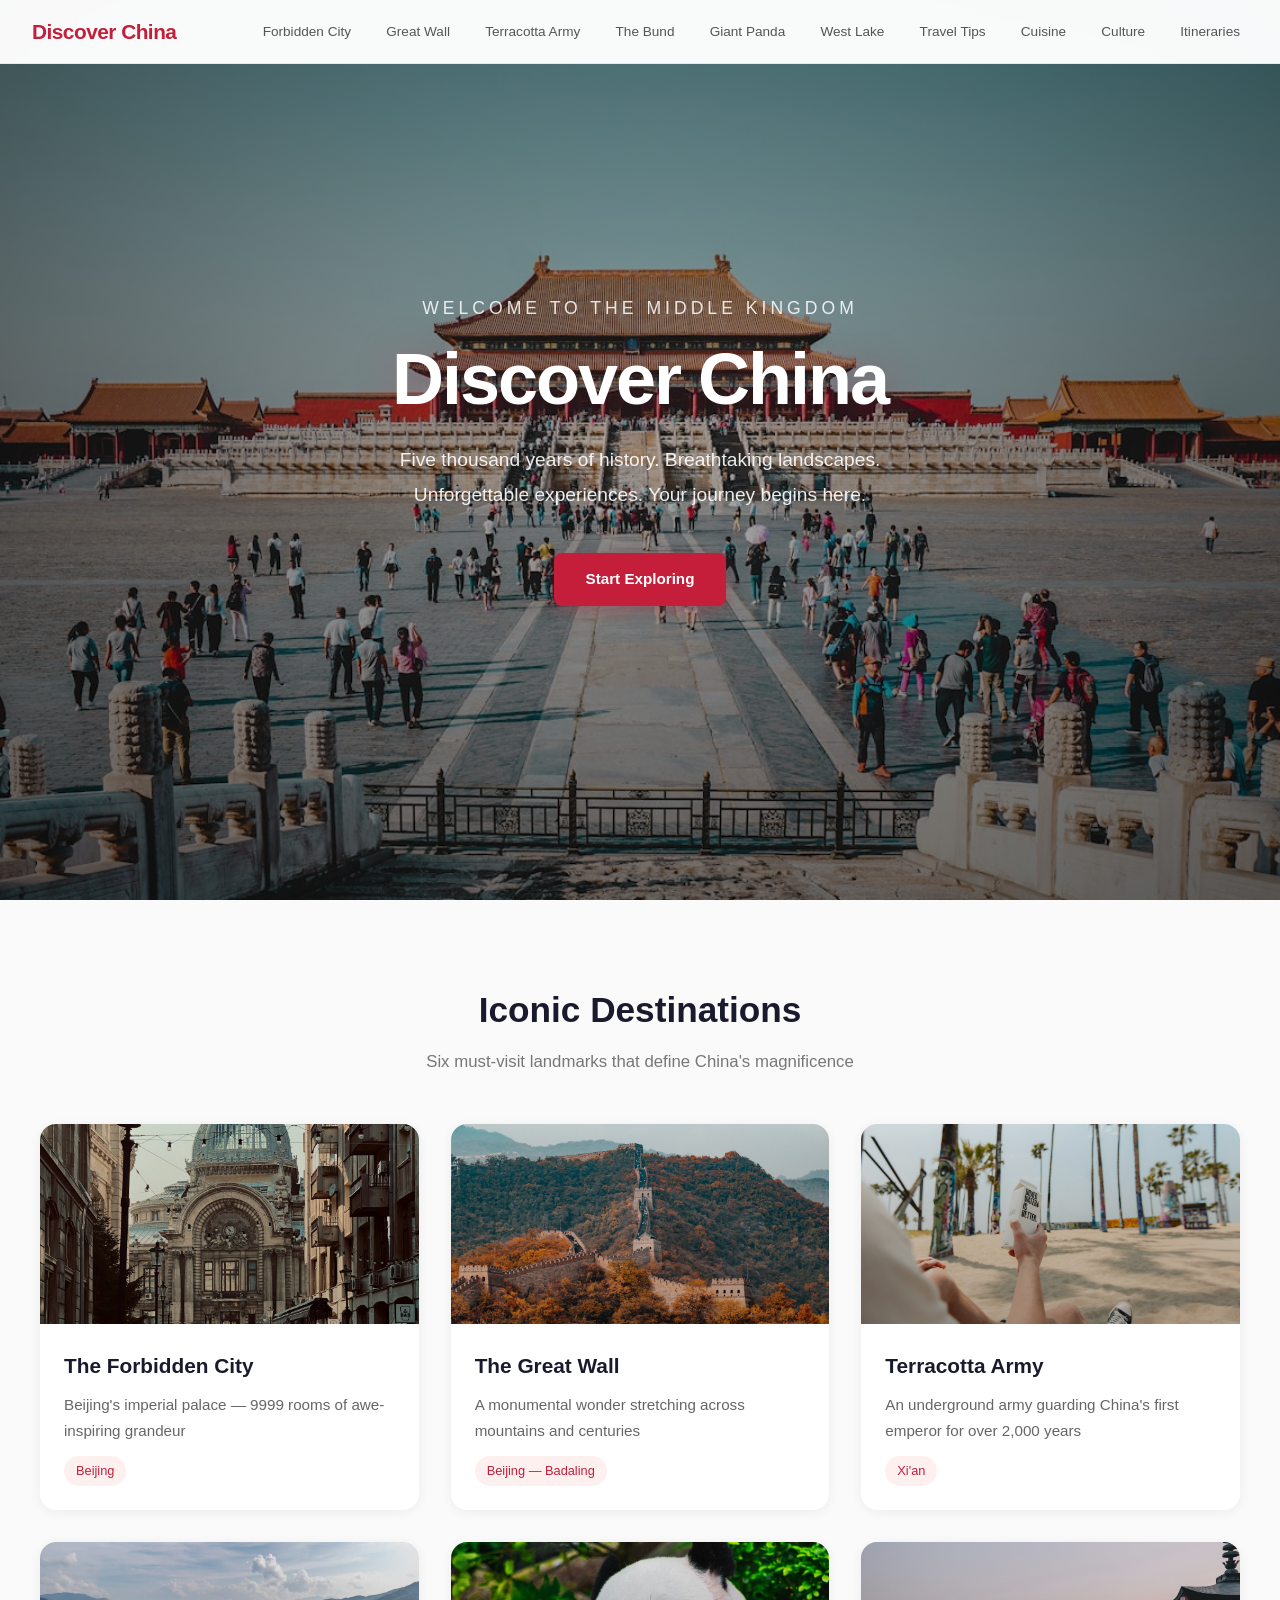
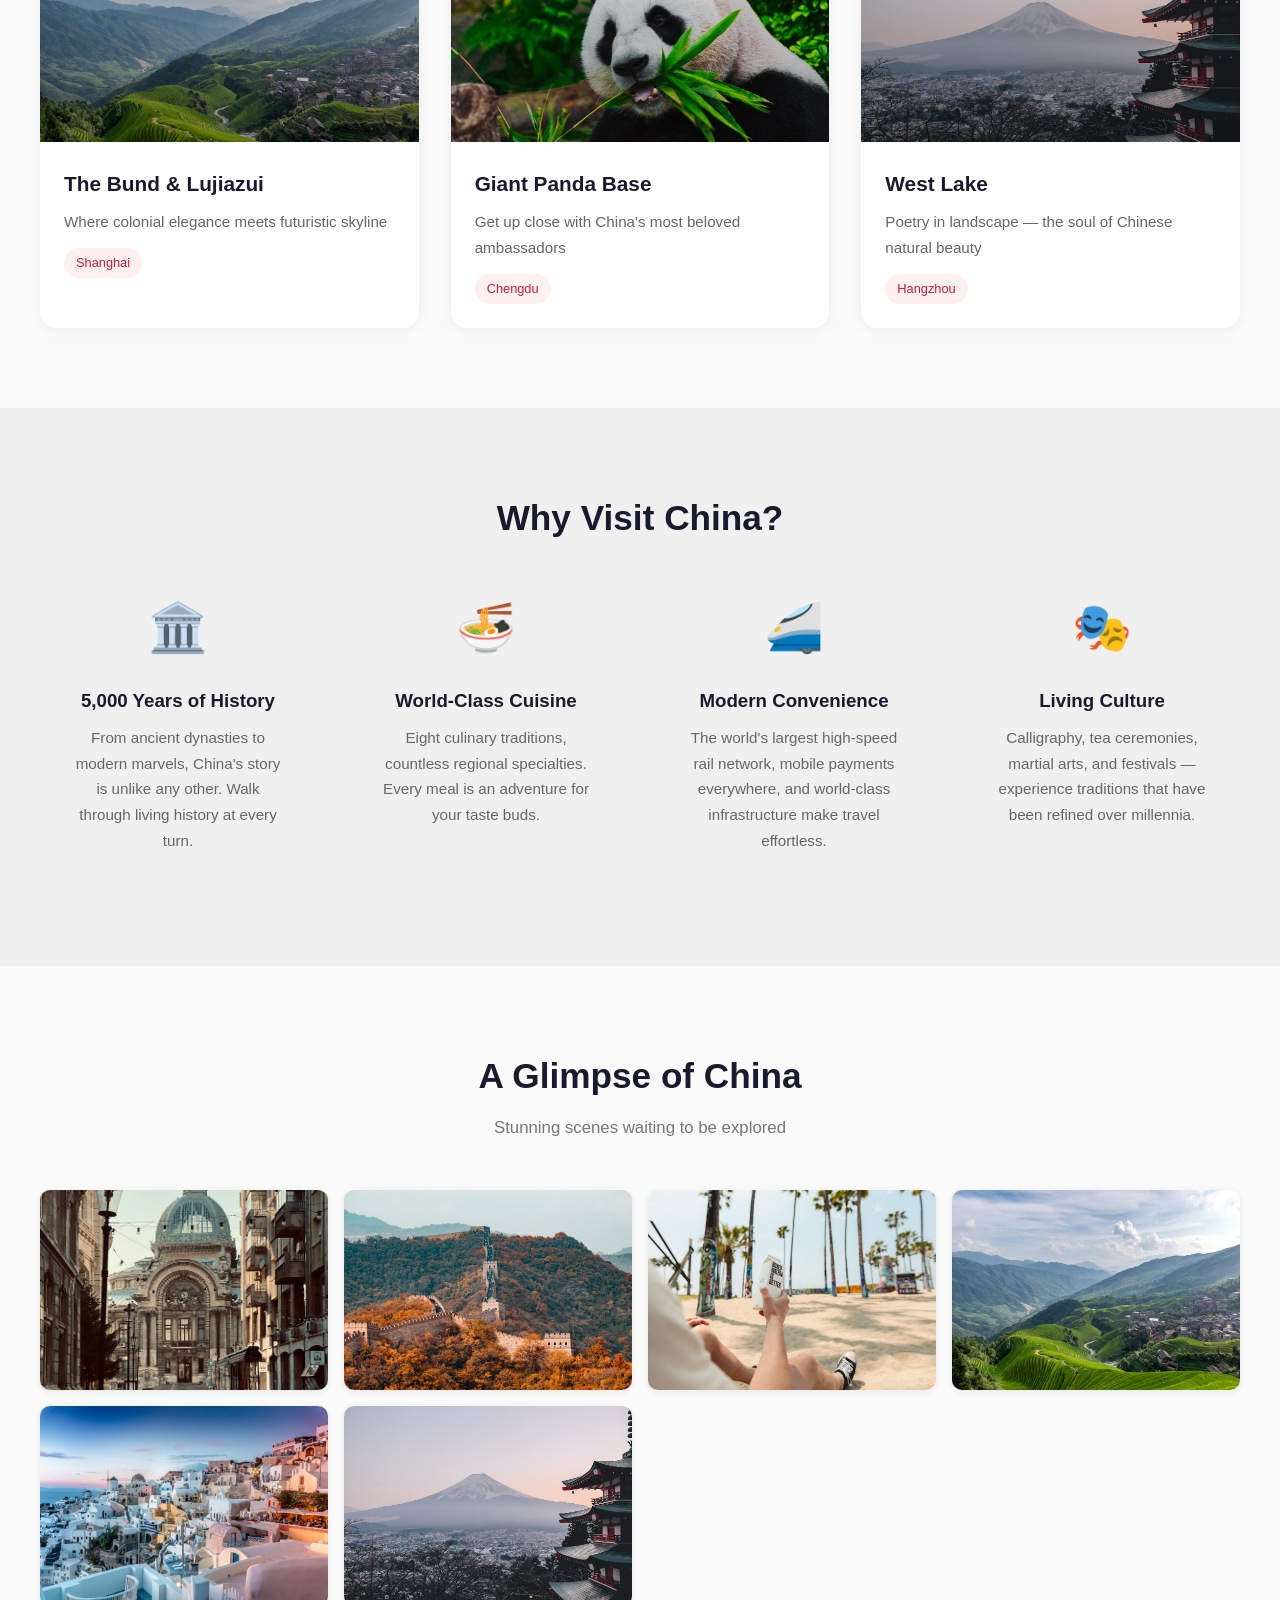
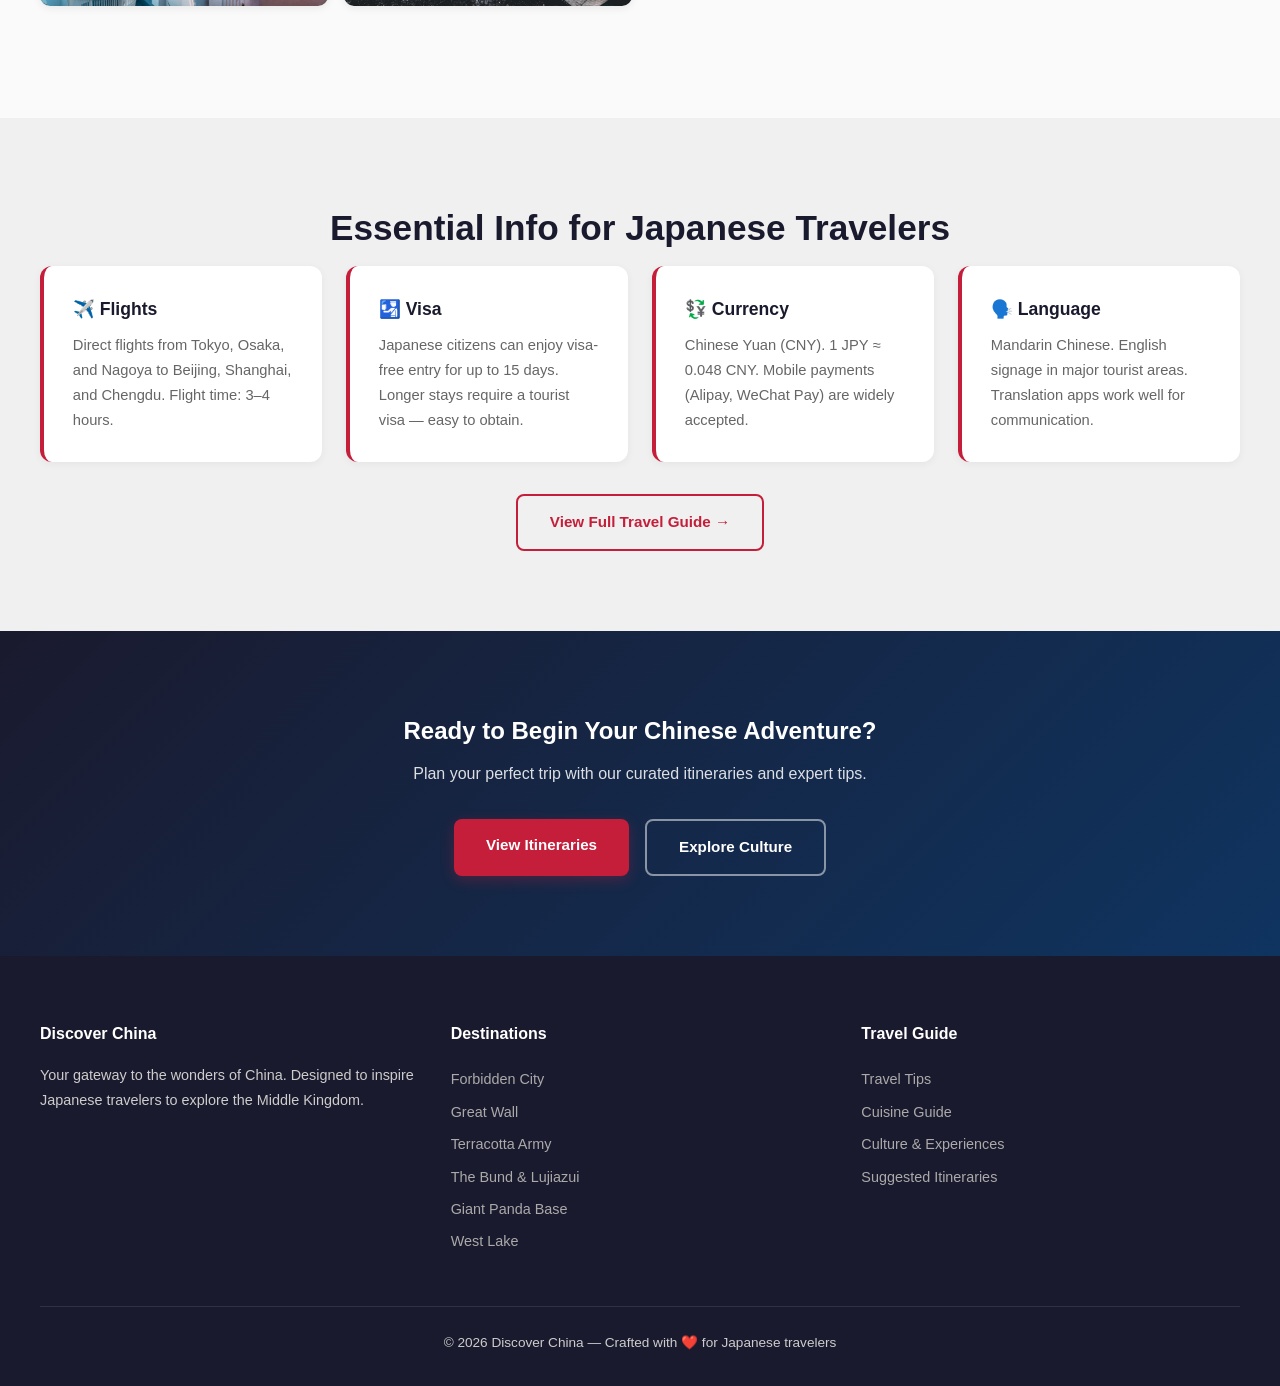
<file: index.html>
<!DOCTYPE html>
<html lang="en">
<head>
    <meta charset="UTF-8">
    <meta name="viewport" content="width=device-width, initial-scale=1.0">
    <title>Discover China — A Journey Like No Other</title>
    <link rel="stylesheet" href="style.css">
</head>
<body>
    <!-- Navigation -->
    <nav class="navbar">
        <a href="index.html" class="nav-logo">Discover China</a>
        <div class="nav-links">
            <a href="forbidden-city.html">Forbidden City</a>
            <a href="great-wall.html">Great Wall</a>
            <a href="terracotta.html">Terracotta Army</a>
            <a href="the-bund.html">The Bund</a>
            <a href="panda-base.html">Giant Panda</a>
            <a href="west-lake.html">West Lake</a>
            <a href="travel-tips.html">Travel Tips</a>
            <a href="cuisine.html">Cuisine</a>
            <a href="culture.html">Culture</a>
            <a href="itineraries.html">Itineraries</a>
        </div>
        <button class="nav-toggle" onclick="document.querySelector('.nav-links').classList.toggle('show')">☰</button>
    </nav>

    <!-- Hero Section -->
    <section class="hero" style="background-image: url('images/china-hero.jpg');">
        <div class="hero-overlay"></div>
        <div class="hero-content">
            <p class="hero-subtitle">Welcome to the Middle Kingdom</p>
            <h1>Discover China</h1>
            <p class="hero-desc">Five thousand years of history. Breathtaking landscapes. Unforgettable experiences. Your journey begins here.</p>
            <a href="forbidden-city.html" class="btn btn-primary">Start Exploring</a>
        </div>
    </section>

    <!-- Featured Destinations -->
    <section class="section">
        <div class="container">
            <h2 class="section-title">Iconic Destinations</h2>
            <p class="section-subtitle">Six must-visit landmarks that define China's magnificence</p>
            <div class="card-grid">
                <a href="forbidden-city.html" class="card card-featured">
                    <div class="card-img" style="background-image: url('images/forbidden-city.jpg');">
                    </div>
                    <div class="card-body">
                        <h3>The Forbidden City</h3>
                        <p>Beijing's imperial palace — 9999 rooms of awe-inspiring grandeur</p>
                        <span class="card-tag">Beijing</span>
                    </div>
                </a>
                <a href="great-wall.html" class="card card-featured">
                    <div class="card-img" style="background-image: url('images/great-wall.jpg');">
                    </div>
                    <div class="card-body">
                        <h3>The Great Wall</h3>
                        <p>A monumental wonder stretching across mountains and centuries</p>
                        <span class="card-tag">Beijing — Badaling</span>
                    </div>
                </a>
                <a href="terracotta.html" class="card card-featured">
                    <div class="card-img" style="background-image: url('images/terracotta.jpg');">
                    </div>
                    <div class="card-body">
                        <h3>Terracotta Army</h3>
                        <p>An underground army guarding China's first emperor for over 2,000 years</p>
                        <span class="card-tag">Xi'an</span>
                    </div>
                </a>
                <a href="the-bund.html" class="card card-featured">
                    <div class="card-img" style="background-image: url('images/the-bund.jpg');">
                    </div>
                    <div class="card-body">
                        <h3>The Bund & Lujiazui</h3>
                        <p>Where colonial elegance meets futuristic skyline</p>
                        <span class="card-tag">Shanghai</span>
                    </div>
                </a>
                <a href="panda-base.html" class="card card-featured">
                    <div class="card-img" style="background-image: url('images/panda.jpg');">
                    </div>
                    <div class="card-body">
                        <h3>Giant Panda Base</h3>
                        <p>Get up close with China's most beloved ambassadors</p>
                        <span class="card-tag">Chengdu</span>
                    </div>
                </a>
                <a href="west-lake.html" class="card card-featured">
                    <div class="card-img" style="background-image: url('images/west-lake.jpg');">
                    </div>
                    <div class="card-body">
                        <h3>West Lake</h3>
                        <p>Poetry in landscape — the soul of Chinese natural beauty</p>
                        <span class="card-tag">Hangzhou</span>
                    </div>
                </a>
            </div>
        </div>
    </section>

    <!-- Why China Section -->
    <section class="section section-alt">
        <div class="container">
            <h2 class="section-title">Why Visit China?</h2>
            <div class="feature-grid">
                <div class="feature-item">
                    <div class="feature-icon">🏛️</div>
                    <h3>5,000 Years of History</h3>
                    <p>From ancient dynasties to modern marvels, China's story is unlike any other. Walk through living history at every turn.</p>
                </div>
                <div class="feature-item">
                    <div class="feature-icon">🍜</div>
                    <h3>World-Class Cuisine</h3>
                    <p>Eight culinary traditions, countless regional specialties. Every meal is an adventure for your taste buds.</p>
                </div>
                <div class="feature-item">
                    <div class="feature-icon">🚄</div>
                    <h3>Modern Convenience</h3>
                    <p>The world's largest high-speed rail network, mobile payments everywhere, and world-class infrastructure make travel effortless.</p>
                </div>
                <div class="feature-item">
                    <div class="feature-icon">🎭</div>
                    <h3>Living Culture</h3>
                    <p>Calligraphy, tea ceremonies, martial arts, and festivals — experience traditions that have been refined over millennia.</p>
                </div>
            </div>
        </div>
    </section>

    <!-- Scenic Gallery -->
    <section class="section">
        <div class="container">
            <h2 class="section-title">A Glimpse of China</h2>
            <p class="section-subtitle">Stunning scenes waiting to be explored</p>
            <div class="content-img-row">
                <img src="images/forbidden-city.jpg" alt="The Forbidden City">
                <img src="images/great-wall.jpg" alt="The Great Wall">
                <img src="images/terracotta.jpg" alt="Terracotta Army">
                <img src="images/the-bund.jpg" alt="Shanghai Bund">
                <img src="images/panda-cub.jpg" alt="Giant Panda">
                <img src="images/west-lake.jpg" alt="West Lake">
            </div>
        </div>
    </section>

    <!-- Quick Info for Japanese Travelers -->
    <section class="section section-alt">
        <div class="container">
            <h2 class="section-title">Essential Info for Japanese Travelers</h2>
            <div class="info-grid">
                <div class="info-card">
                    <h3>✈️ Flights</h3>
                    <p>Direct flights from Tokyo, Osaka, and Nagoya to Beijing, Shanghai, and Chengdu. Flight time: 3–4 hours.</p>
                </div>
                <div class="info-card">
                    <h3>🛂 Visa</h3>
                    <p>Japanese citizens can enjoy visa-free entry for up to 15 days. Longer stays require a tourist visa — easy to obtain.</p>
                </div>
                <div class="info-card">
                    <h3>💱 Currency</h3>
                    <p>Chinese Yuan (CNY). 1 JPY ≈ 0.048 CNY. Mobile payments (Alipay, WeChat Pay) are widely accepted.</p>
                </div>
                <div class="info-card">
                    <h3>🗣️ Language</h3>
                    <p>Mandarin Chinese. English signage in major tourist areas. Translation apps work well for communication.</p>
                </div>
            </div>
            <div style="text-align: center; margin-top: 2rem;">
                <a href="travel-tips.html" class="btn btn-secondary" style="color: #c41e3a; border-color: #c41e3a;">View Full Travel Guide →</a>
            </div>
        </div>
    </section>

    <!-- Call to Action -->
    <section class="section cta-section">
        <div class="container">
            <h2>Ready to Begin Your Chinese Adventure?</h2>
            <p>Plan your perfect trip with our curated itineraries and expert tips.</p>
            <div class="cta-buttons">
                <a href="itineraries.html" class="btn btn-primary">View Itineraries</a>
                <a href="culture.html" class="btn btn-secondary">Explore Culture</a>
            </div>
        </div>
    </section>

    <!-- Footer -->
    <footer class="footer">
        <div class="container">
            <div class="footer-grid">
                <div class="footer-col">
                    <h4>Discover China</h4>
                    <p>Your gateway to the wonders of China. Designed to inspire Japanese travelers to explore the Middle Kingdom.</p>
                </div>
                <div class="footer-col">
                    <h4>Destinations</h4>
                    <a href="forbidden-city.html">Forbidden City</a>
                    <a href="great-wall.html">Great Wall</a>
                    <a href="terracotta.html">Terracotta Army</a>
                    <a href="the-bund.html">The Bund & Lujiazui</a>
                    <a href="panda-base.html">Giant Panda Base</a>
                    <a href="west-lake.html">West Lake</a>
                </div>
                <div class="footer-col">
                    <h4>Travel Guide</h4>
                    <a href="travel-tips.html">Travel Tips</a>
                    <a href="cuisine.html">Cuisine Guide</a>
                    <a href="culture.html">Culture & Experiences</a>
                    <a href="itineraries.html">Suggested Itineraries</a>
                </div>
            </div>
            <div class="footer-bottom">
                <p>&copy; 2026 Discover China — Crafted with ❤️ for Japanese travelers</p>
            </div>
        </div>
    </footer>
</body>
</html>
</file>
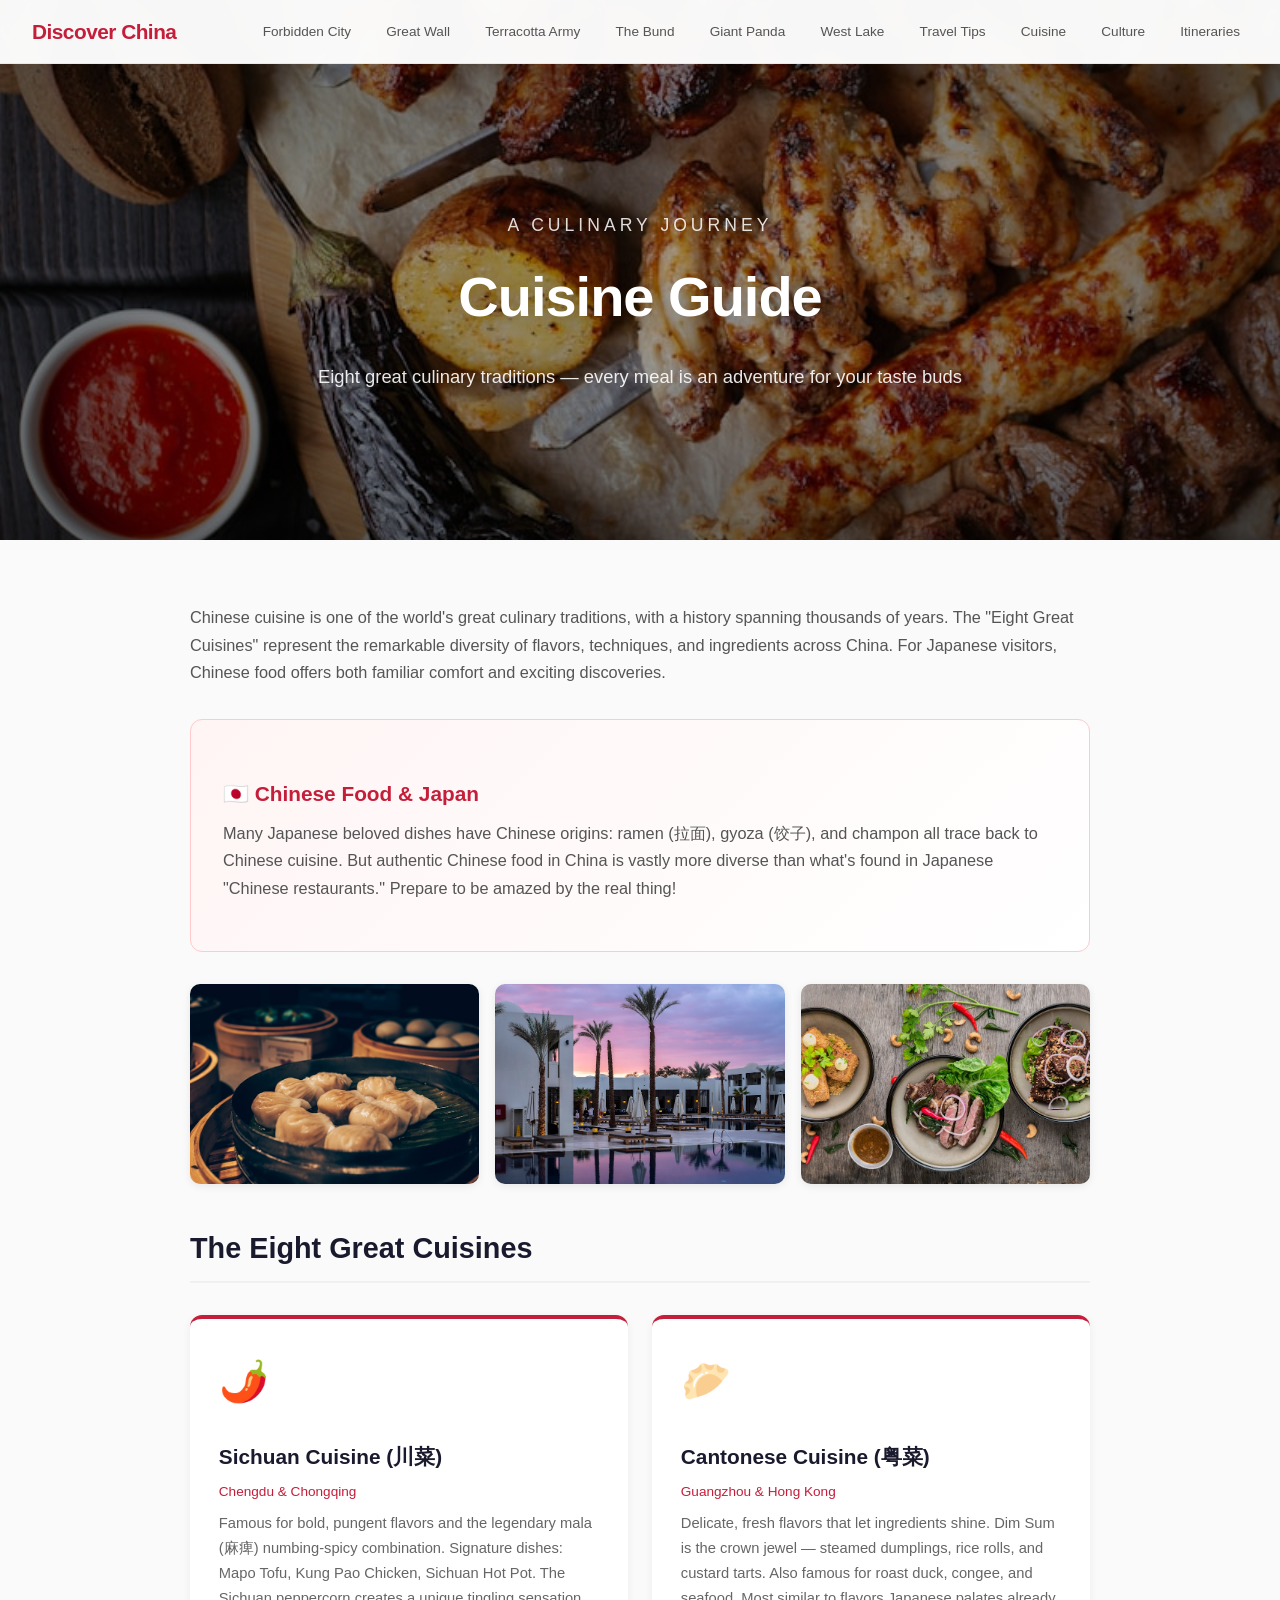
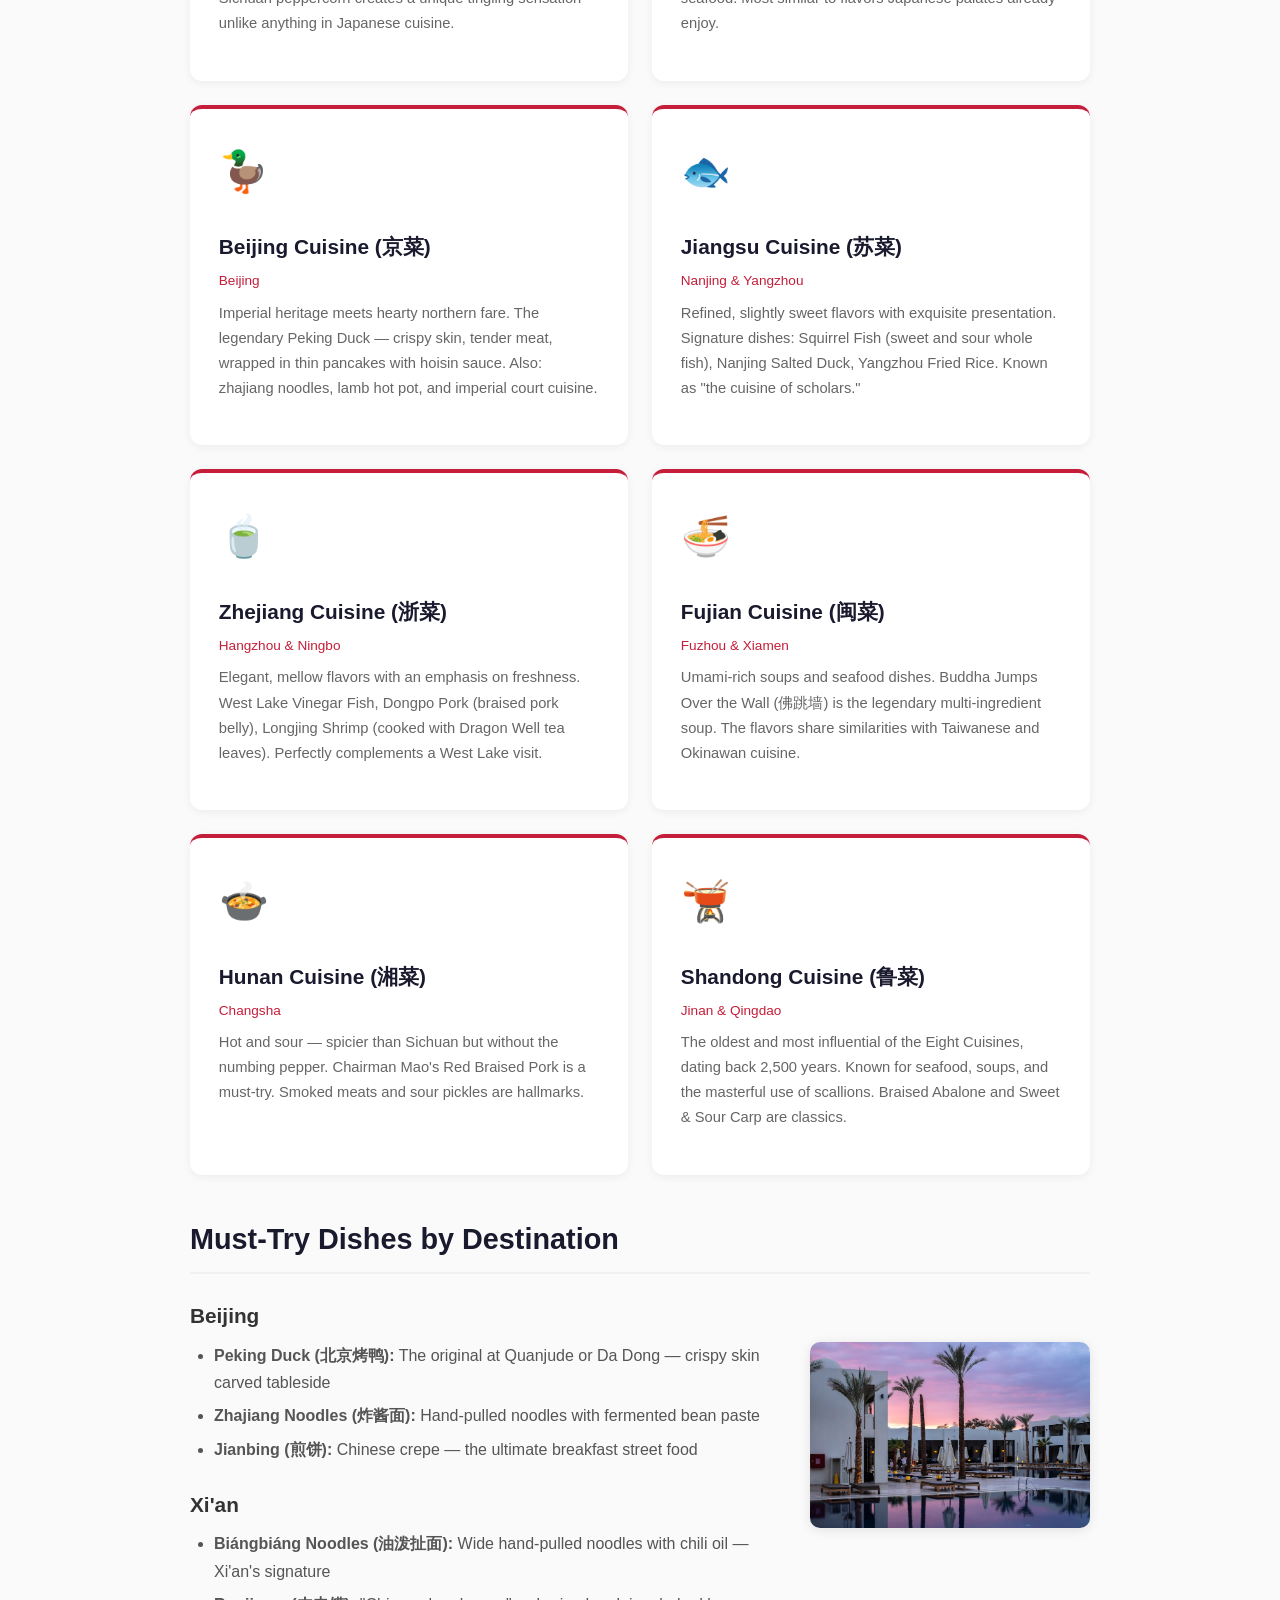
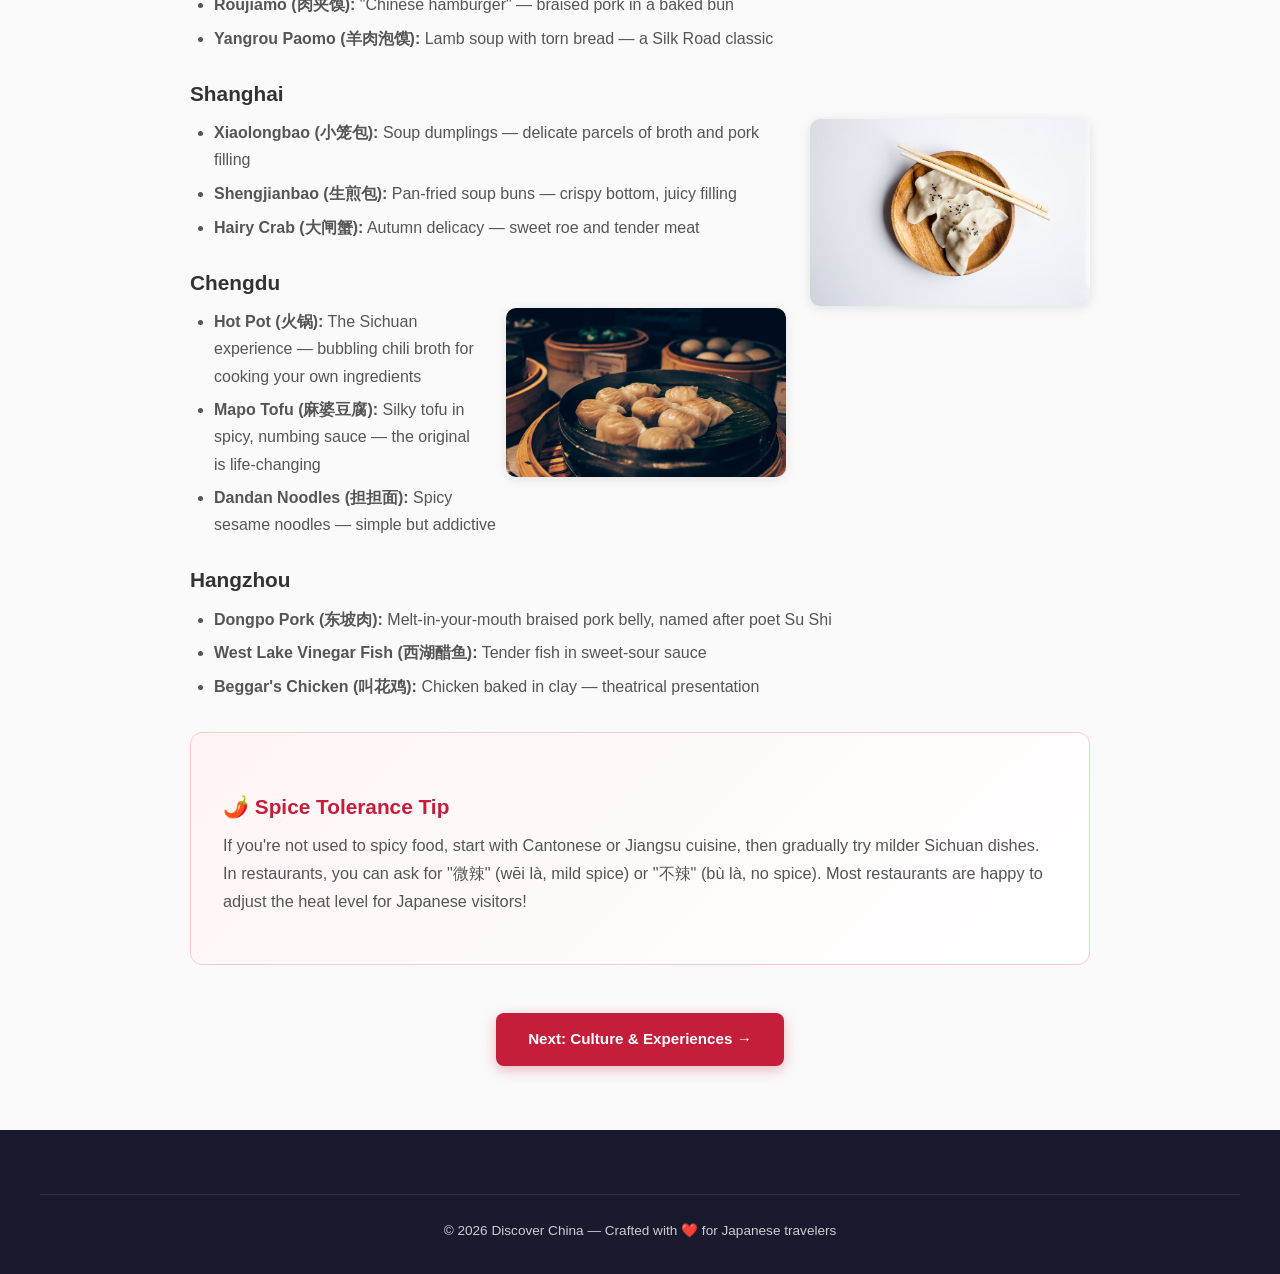
<file: cuisine.html>
<!DOCTYPE html>
<html lang="en">
<head>
    <meta charset="UTF-8">
    <meta name="viewport" content="width=device-width, initial-scale=1.0">
    <title>Cuisine Guide — Discover China</title>
    <link rel="stylesheet" href="style.css">
</head>
<body>
    <nav class="navbar">
        <a href="index.html" class="nav-logo">Discover China</a>
        <div class="nav-links">
            <a href="forbidden-city.html">Forbidden City</a>
            <a href="great-wall.html">Great Wall</a>
            <a href="terracotta.html">Terracotta Army</a>
            <a href="the-bund.html">The Bund</a>
            <a href="panda-base.html">Giant Panda</a>
            <a href="west-lake.html">West Lake</a>
            <a href="travel-tips.html">Travel Tips</a>
            <a href="cuisine.html">Cuisine</a>
            <a href="culture.html">Culture</a>
            <a href="itineraries.html">Itineraries</a>
        </div>
        <button class="nav-toggle" onclick="document.querySelector('.nav-links').classList.toggle('show')">☰</button>
    </nav>

    <section class="page-hero" style="background-image: url('images/chinese-food.jpg');">
        <div class="hero-overlay"></div>
        <div class="hero-content">
            <p class="hero-subtitle">A Culinary Journey</p>
            <h1>Cuisine Guide</h1>
            <p class="hero-desc">Eight great culinary traditions — every meal is an adventure for your taste buds</p>
        </div>
    </section>

    <section class="content-section">
        <div class="container">
            <p>Chinese cuisine is one of the world's great culinary traditions, with a history spanning thousands of years. The "Eight Great Cuisines" represent the remarkable diversity of flavors, techniques, and ingredients across China. For Japanese visitors, Chinese food offers both familiar comfort and exciting discoveries.</p>

            <div class="highlight-box">
                <h3>🇯🇵 Chinese Food & Japan</h3>
                <p>Many Japanese beloved dishes have Chinese origins: ramen (拉面), gyoza (饺子), and champon all trace back to Chinese cuisine. But authentic Chinese food in China is vastly more diverse than what's found in Japanese "Chinese restaurants." Prepare to be amazed by the real thing!</p>
            </div>

            <div class="content-img-row">
                <img src="images/hot-pot.jpg" alt="Sichuan hot pot">
                <img src="images/peking-duck.jpg" alt="Peking duck">
                <img src="images/dim-sum.jpg" alt="Cantonese dim sum">
            </div>

            <h2>The Eight Great Cuisines</h2>

            <div class="cuisine-grid">
                <div class="cuisine-card">
                    <div class="emoji">🌶️</div>
                    <h3>Sichuan Cuisine (川菜)</h3>
                    <div class="region">Chengdu & Chongqing</div>
                    <p>Famous for bold, pungent flavors and the legendary mala (麻痺) numbing-spicy combination. Signature dishes: Mapo Tofu, Kung Pao Chicken, Sichuan Hot Pot. The Sichuan peppercorn creates a unique tingling sensation unlike anything in Japanese cuisine.</p>
                </div>
                <div class="cuisine-card">
                    <div class="emoji">🥟</div>
                    <h3>Cantonese Cuisine (粤菜)</h3>
                    <div class="region">Guangzhou & Hong Kong</div>
                    <p>Delicate, fresh flavors that let ingredients shine. Dim Sum is the crown jewel — steamed dumplings, rice rolls, and custard tarts. Also famous for roast duck, congee, and seafood. Most similar to flavors Japanese palates already enjoy.</p>
                </div>
                <div class="cuisine-card">
                    <div class="emoji">🦆</div>
                    <h3>Beijing Cuisine (京菜)</h3>
                    <div class="region">Beijing</div>
                    <p>Imperial heritage meets hearty northern fare. The legendary Peking Duck — crispy skin, tender meat, wrapped in thin pancakes with hoisin sauce. Also: zhajiang noodles, lamb hot pot, and imperial court cuisine.</p>
                </div>
                <div class="cuisine-card">
                    <div class="emoji">🐟</div>
                    <h3>Jiangsu Cuisine (苏菜)</h3>
                    <div class="region">Nanjing & Yangzhou</div>
                    <p>Refined, slightly sweet flavors with exquisite presentation. Signature dishes: Squirrel Fish (sweet and sour whole fish), Nanjing Salted Duck, Yangzhou Fried Rice. Known as "the cuisine of scholars."</p>
                </div>
                <div class="cuisine-card">
                    <div class="emoji">🍵</div>
                    <h3>Zhejiang Cuisine (浙菜)</h3>
                    <div class="region">Hangzhou & Ningbo</div>
                    <p>Elegant, mellow flavors with an emphasis on freshness. West Lake Vinegar Fish, Dongpo Pork (braised pork belly), Longjing Shrimp (cooked with Dragon Well tea leaves). Perfectly complements a West Lake visit.</p>
                </div>
                <div class="cuisine-card">
                    <div class="emoji">🍜</div>
                    <h3>Fujian Cuisine (闽菜)</h3>
                    <div class="region">Fuzhou & Xiamen</div>
                    <p>Umami-rich soups and seafood dishes. Buddha Jumps Over the Wall (佛跳墙) is the legendary multi-ingredient soup. The flavors share similarities with Taiwanese and Okinawan cuisine.</p>
                </div>
                <div class="cuisine-card">
                    <div class="emoji">🍲</div>
                    <h3>Hunan Cuisine (湘菜)</h3>
                    <div class="region">Changsha</div>
                    <p>Hot and sour — spicier than Sichuan but without the numbing pepper. Chairman Mao's Red Braised Pork is a must-try. Smoked meats and sour pickles are hallmarks.</p>
                </div>
                <div class="cuisine-card">
                    <div class="emoji">🫕</div>
                    <h3>Shandong Cuisine (鲁菜)</h3>
                    <div class="region">Jinan & Qingdao</div>
                    <p>The oldest and most influential of the Eight Cuisines, dating back 2,500 years. Known for seafood, soups, and the masterful use of scallions. Braised Abalone and Sweet & Sour Carp are classics.</p>
                </div>
            </div>

            <h2>Must-Try Dishes by Destination</h2>

            <h3>Beijing</h3>
            <img src="images/peking-duck.jpg" alt="Peking duck" class="highlight-img">
            <ul>
                <li><strong>Peking Duck (北京烤鸭):</strong> The original at Quanjude or Da Dong — crispy skin carved tableside</li>
                <li><strong>Zhajiang Noodles (炸酱面):</strong> Hand-pulled noodles with fermented bean paste</li>
                <li><strong>Jianbing (煎饼):</strong> Chinese crepe — the ultimate breakfast street food</li>
            </ul>

            <h3>Xi'an</h3>
            <ul>
                <li><strong>Biángbiáng Noodles (油泼扯面):</strong> Wide hand-pulled noodles with chili oil — Xi'an's signature</li>
                <li><strong>Roujiamo (肉夹馍):</strong> "Chinese hamburger" — braised pork in a baked bun</li>
                <li><strong>Yangrou Paomo (羊肉泡馍):</strong> Lamb soup with torn bread — a Silk Road classic</li>
            </ul>

            <h3>Shanghai</h3>
            <img src="images/xiaolongbao.jpg" alt="Xiaolongbao soup dumplings" class="highlight-img">
            <ul>
                <li><strong>Xiaolongbao (小笼包):</strong> Soup dumplings — delicate parcels of broth and pork filling</li>
                <li><strong>Shengjianbao (生煎包):</strong> Pan-fried soup buns — crispy bottom, juicy filling</li>
                <li><strong>Hairy Crab (大闸蟹):</strong> Autumn delicacy — sweet roe and tender meat</li>
            </ul>

            <h3>Chengdu</h3>
            <img src="images/hot-pot.jpg" alt="Sichuan hot pot" class="highlight-img">
            <ul>
                <li><strong>Hot Pot (火锅):</strong> The Sichuan experience — bubbling chili broth for cooking your own ingredients</li>
                <li><strong>Mapo Tofu (麻婆豆腐):</strong> Silky tofu in spicy, numbing sauce — the original is life-changing</li>
                <li><strong>Dandan Noodles (担担面):</strong> Spicy sesame noodles — simple but addictive</li>
            </ul>

            <h3>Hangzhou</h3>
            <ul>
                <li><strong>Dongpo Pork (东坡肉):</strong> Melt-in-your-mouth braised pork belly, named after poet Su Shi</li>
                <li><strong>West Lake Vinegar Fish (西湖醋鱼):</strong> Tender fish in sweet-sour sauce</li>
                <li><strong>Beggar's Chicken (叫花鸡):</strong> Chicken baked in clay — theatrical presentation</li>
            </ul>

            <div class="highlight-box">
                <h3>🌶️ Spice Tolerance Tip</h3>
                <p>If you're not used to spicy food, start with Cantonese or Jiangsu cuisine, then gradually try milder Sichuan dishes. In restaurants, you can ask for "微辣" (wēi là, mild spice) or "不辣" (bù là, no spice). Most restaurants are happy to adjust the heat level for Japanese visitors!</p>
            </div>

            <div style="text-align: center; margin-top: 3rem;">
                <a href="culture.html" class="btn btn-primary">Next: Culture & Experiences →</a>
            </div>
        </div>
    </section>

    <footer class="footer">
        <div class="container">
            <div class="footer-bottom">
                <p>&copy; 2026 Discover China — Crafted with ❤️ for Japanese travelers</p>
            </div>
        </div>
    </footer>
</body>
</html>
</file>
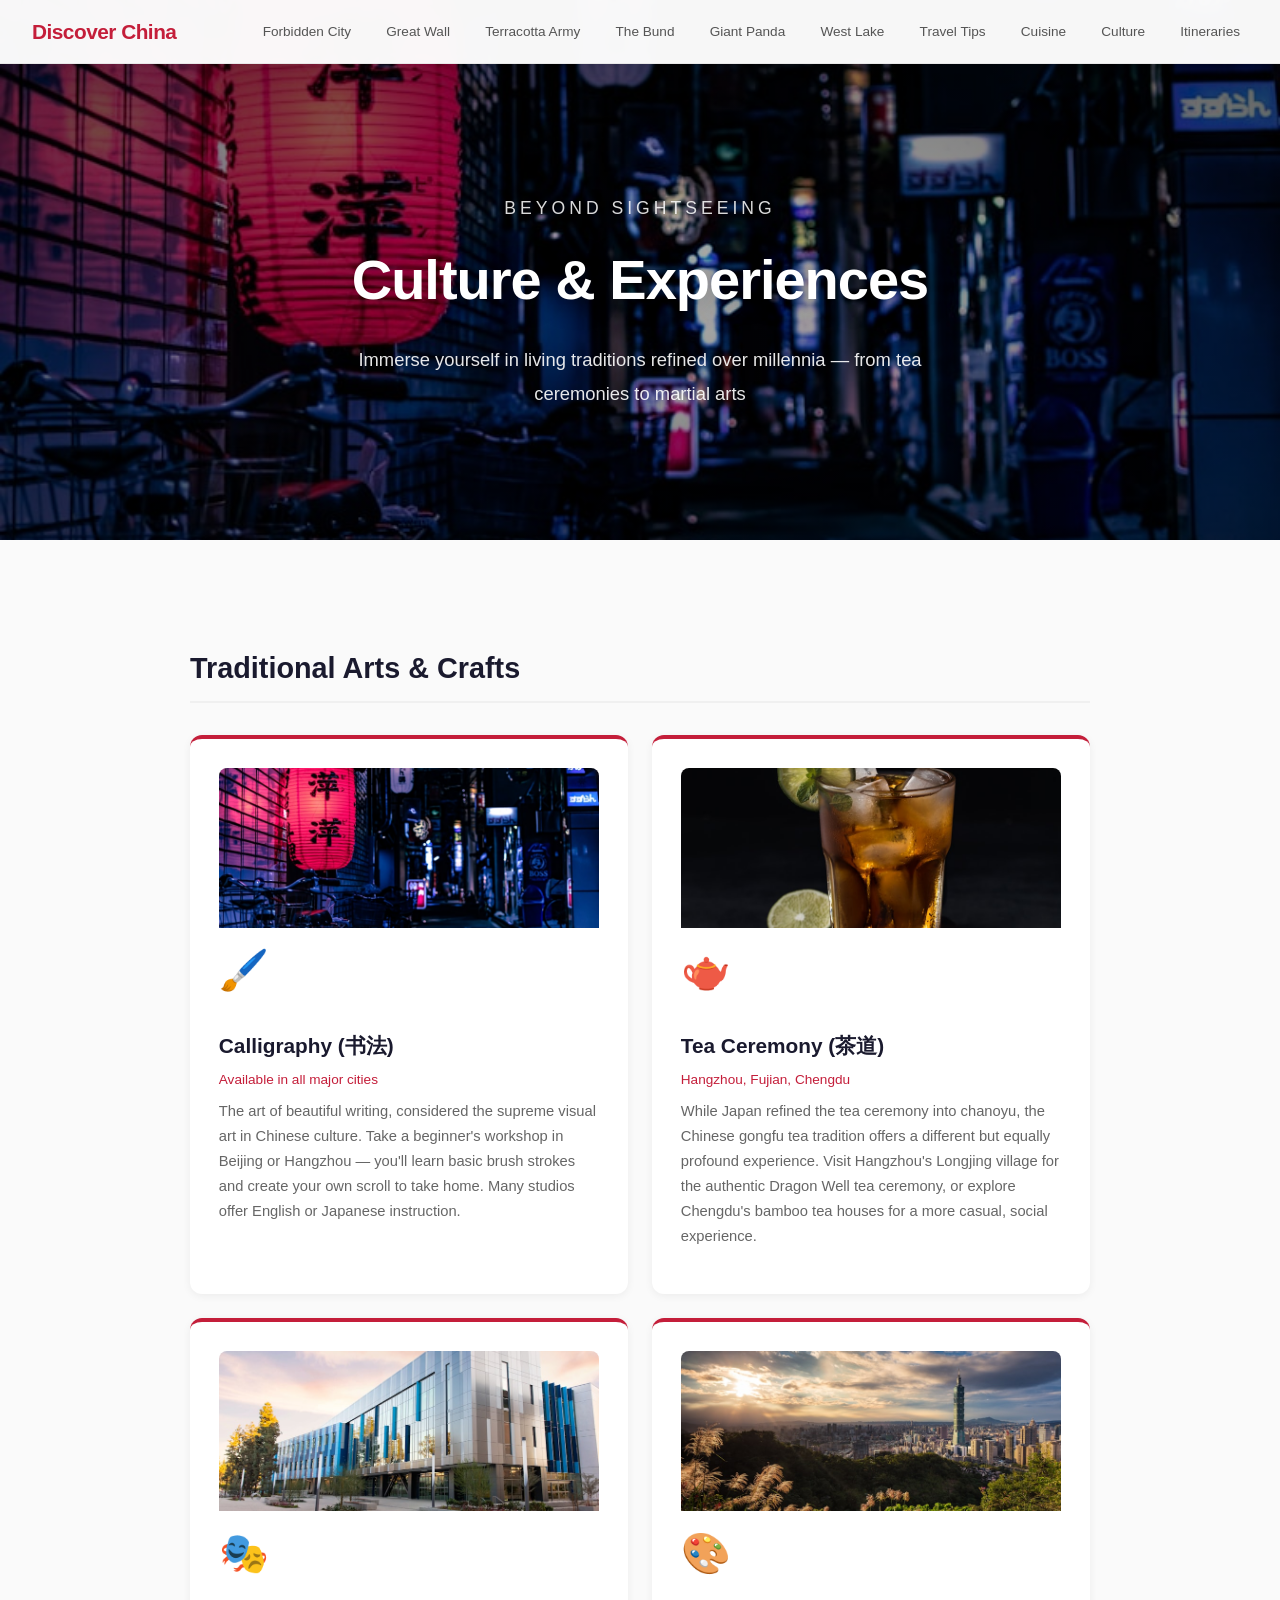
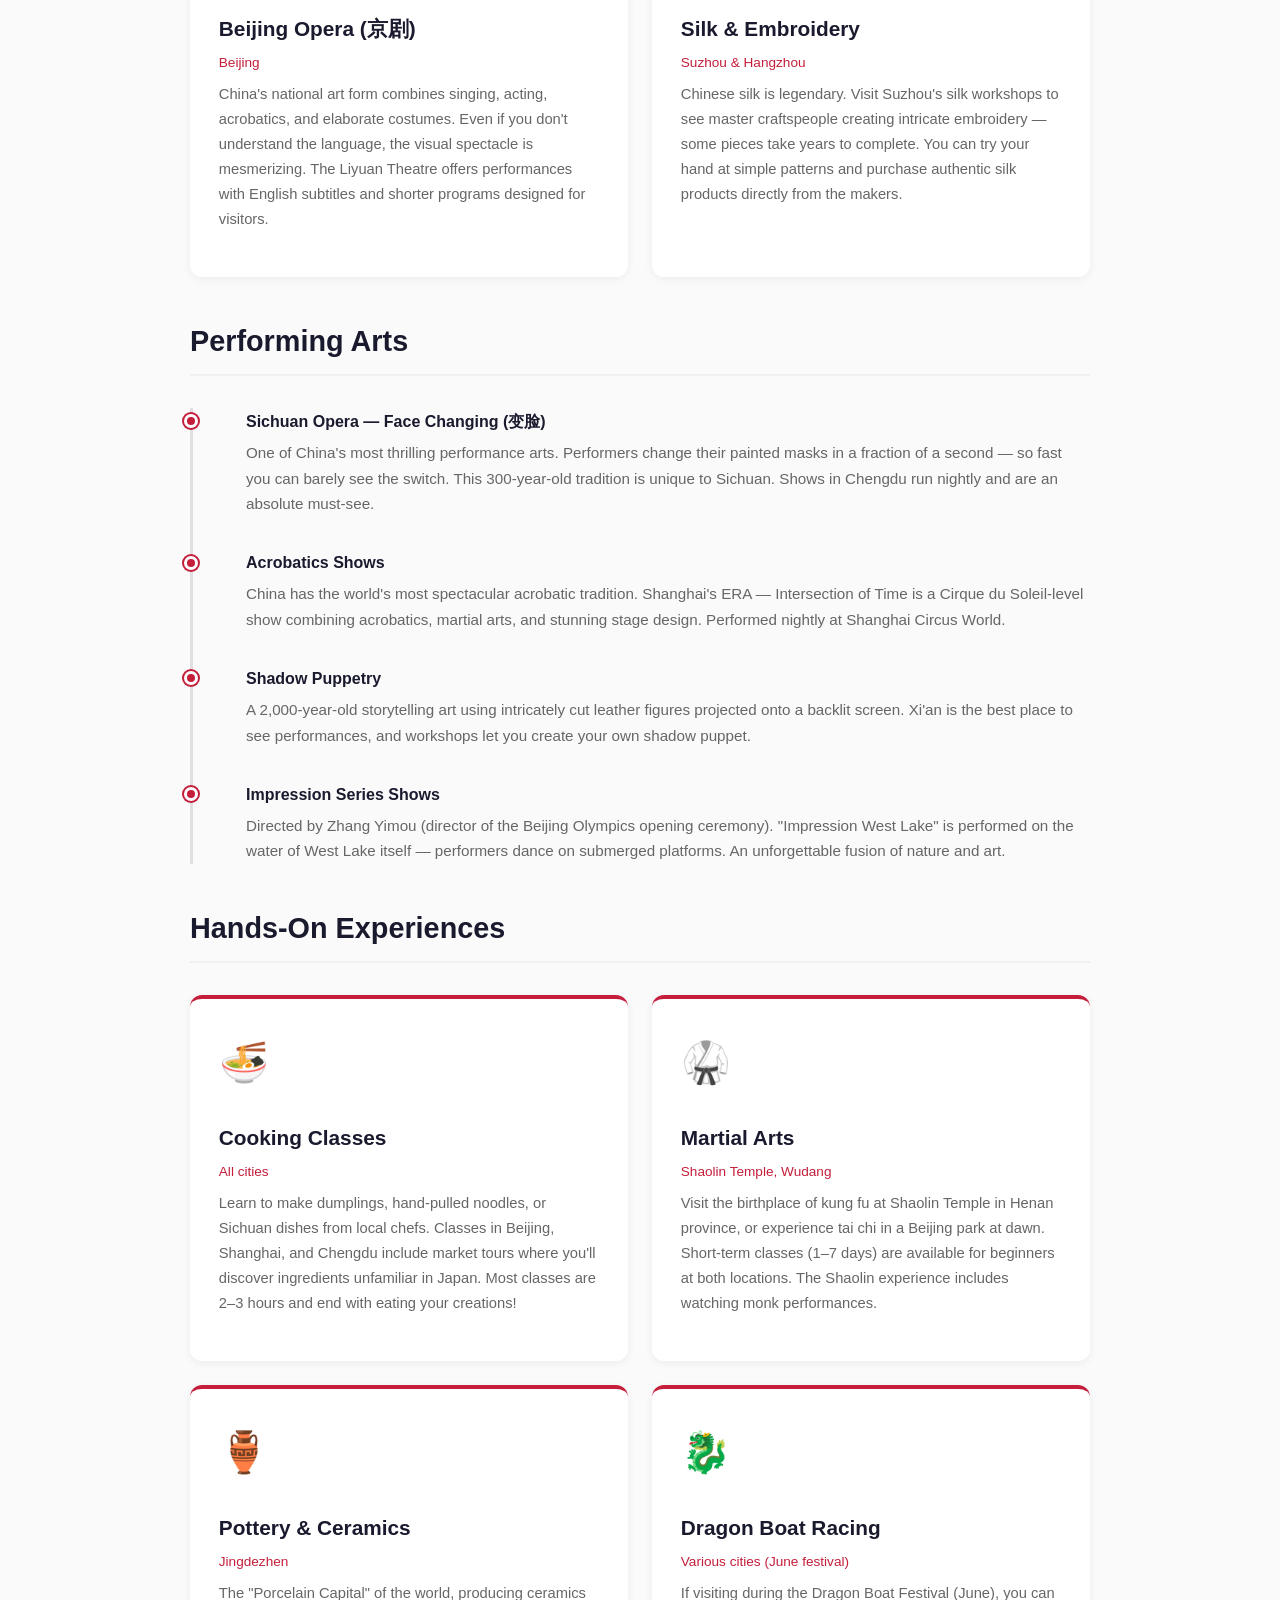
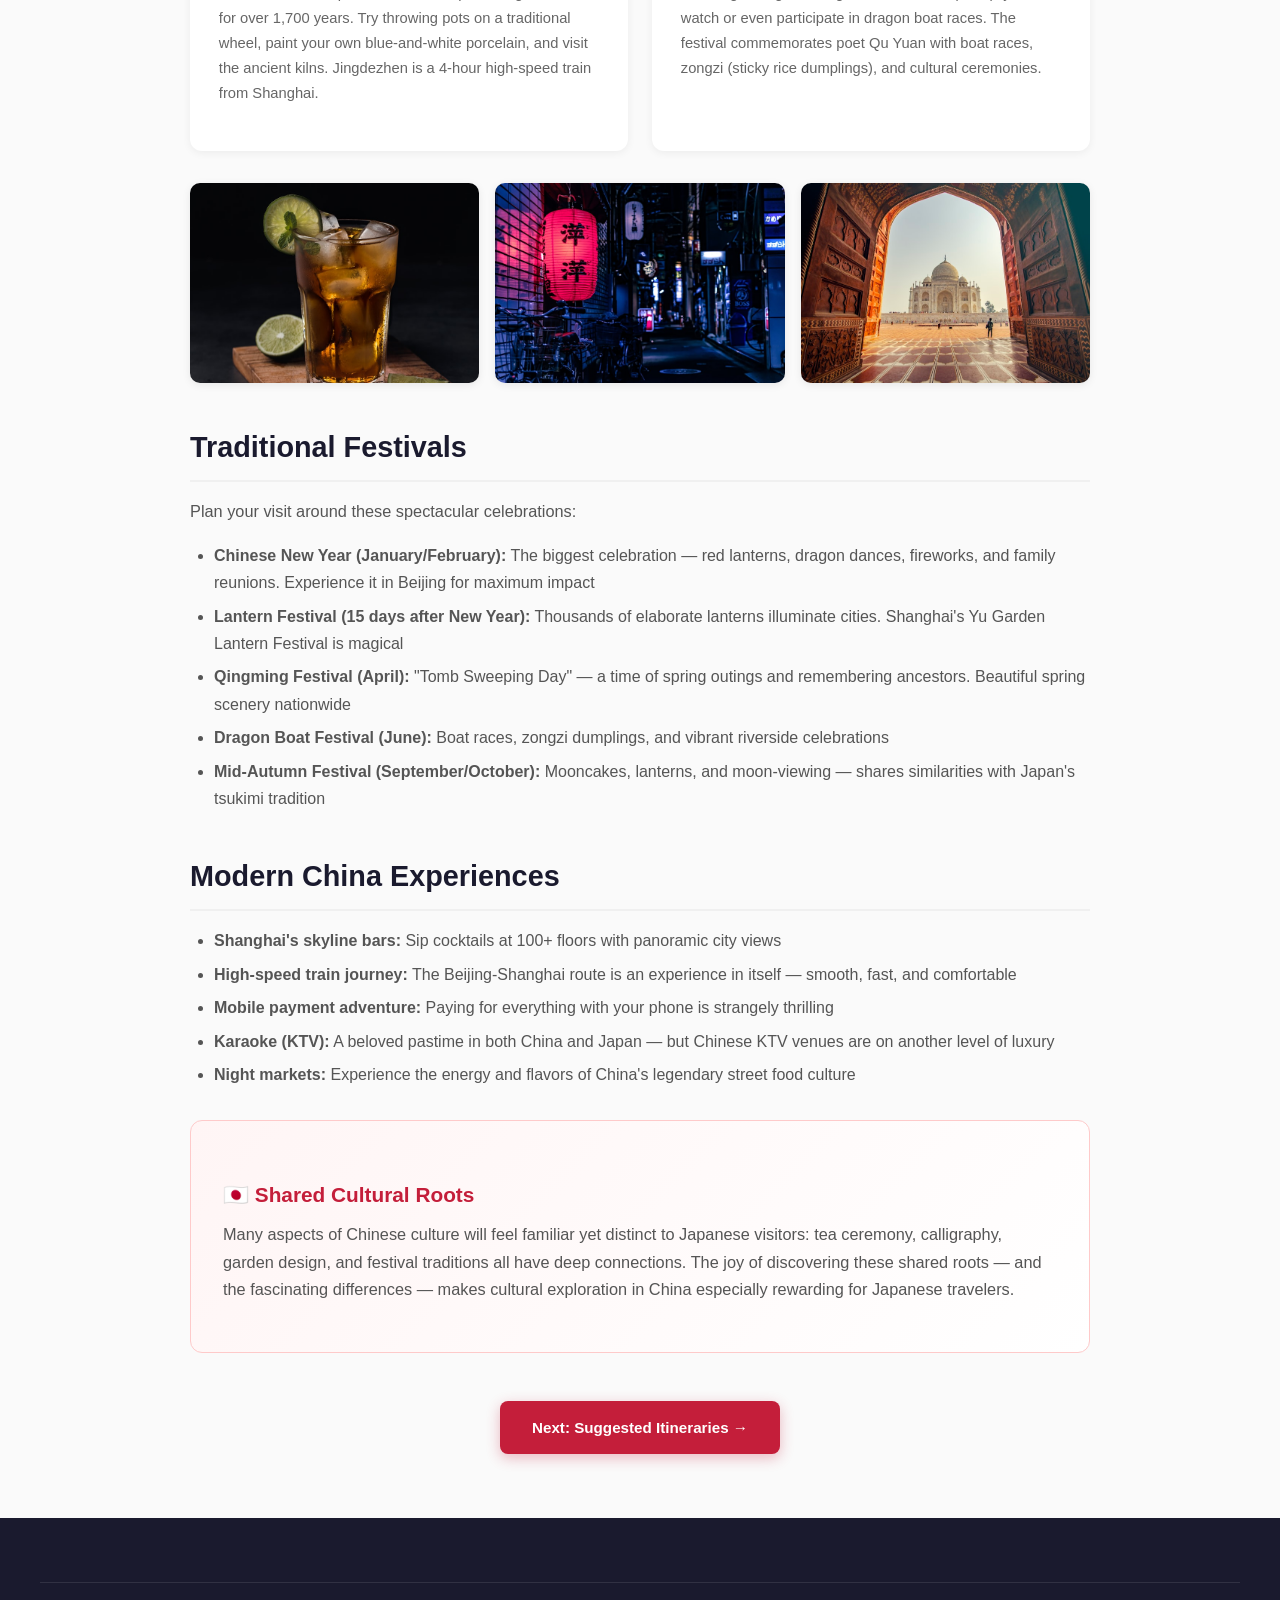
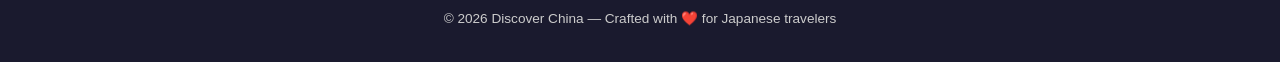
<file: culture.html>
<!DOCTYPE html>
<html lang="en">
<head>
    <meta charset="UTF-8">
    <meta name="viewport" content="width=device-width, initial-scale=1.0">
    <title>Culture & Experiences — Discover China</title>
    <link rel="stylesheet" href="style.css">
</head>
<body>
    <nav class="navbar">
        <a href="index.html" class="nav-logo">Discover China</a>
        <div class="nav-links">
            <a href="forbidden-city.html">Forbidden City</a>
            <a href="great-wall.html">Great Wall</a>
            <a href="terracotta.html">Terracotta Army</a>
            <a href="the-bund.html">The Bund</a>
            <a href="panda-base.html">Giant Panda</a>
            <a href="west-lake.html">West Lake</a>
            <a href="travel-tips.html">Travel Tips</a>
            <a href="cuisine.html">Cuisine</a>
            <a href="culture.html">Culture</a>
            <a href="itineraries.html">Itineraries</a>
        </div>
        <button class="nav-toggle" onclick="document.querySelector('.nav-links').classList.toggle('show')">☰</button>
    </nav>

    <section class="page-hero" style="background-image: url('images/calligraphy.jpg');">
        <div class="hero-overlay"></div>
        <div class="hero-content">
            <p class="hero-subtitle">Beyond Sightseeing</p>
            <h1>Culture & Experiences</h1>
            <p class="hero-desc">Immerse yourself in living traditions refined over millennia — from tea ceremonies to martial arts</p>
        </div>
    </section>

    <section class="content-section">
        <div class="container">

            <h2>Traditional Arts & Crafts</h2>

            <div class="cuisine-grid">
                <div class="cuisine-card">
                    <img src="images/calligraphy.jpg" alt="Chinese calligraphy" style="width:100%; height:160px; object-fit:cover; border-radius:8px 8px 0 0; margin-bottom:0.5rem;">
                    <div class="emoji">🖌️</div>
                    <h3>Calligraphy (书法)</h3>
                    <div class="region">Available in all major cities</div>
                    <p>The art of beautiful writing, considered the supreme visual art in Chinese culture. Take a beginner's workshop in Beijing or Hangzhou — you'll learn basic brush strokes and create your own scroll to take home. Many studios offer English or Japanese instruction.</p>
                </div>
                <div class="cuisine-card">
                    <img src="images/tea-ceremony.jpg" alt="Chinese tea ceremony" style="width:100%; height:160px; object-fit:cover; border-radius:8px 8px 0 0; margin-bottom:0.5rem;">
                    <div class="emoji">🫖</div>
                    <h3>Tea Ceremony (茶道)</h3>
                    <div class="region">Hangzhou, Fujian, Chengdu</div>
                    <p>While Japan refined the tea ceremony into chanoyu, the Chinese gongfu tea tradition offers a different but equally profound experience. Visit Hangzhou's Longjing village for the authentic Dragon Well tea ceremony, or explore Chengdu's bamboo tea houses for a more casual, social experience.</p>
                </div>
                <div class="cuisine-card">
                    <img src="images/beijing-opera.jpg" alt="Beijing Opera performance" style="width:100%; height:160px; object-fit:cover; border-radius:8px 8px 0 0; margin-bottom:0.5rem;">
                    <div class="emoji">🎭</div>
                    <h3>Beijing Opera (京剧)</h3>
                    <div class="region">Beijing</div>
                    <p>China's national art form combines singing, acting, acrobatics, and elaborate costumes. Even if you don't understand the language, the visual spectacle is mesmerizing. The Liyuan Theatre offers performances with English subtitles and shorter programs designed for visitors.</p>
                </div>
                <div class="cuisine-card">
                    <img src="images/chinese-garden.jpg" alt="Chinese silk and embroidery" style="width:100%; height:160px; object-fit:cover; border-radius:8px 8px 0 0; margin-bottom:0.5rem;">
                    <div class="emoji">🎨</div>
                    <h3>Silk & Embroidery</h3>
                    <div class="region">Suzhou & Hangzhou</div>
                    <p>Chinese silk is legendary. Visit Suzhou's silk workshops to see master craftspeople creating intricate embroidery — some pieces take years to complete. You can try your hand at simple patterns and purchase authentic silk products directly from the makers.</p>
                </div>
            </div>

            <h2>Performing Arts</h2>

            <div class="timeline">
                <div class="timeline-item">
                    <h4>Sichuan Opera — Face Changing (变脸)</h4>
                    <p>One of China's most thrilling performance arts. Performers change their painted masks in a fraction of a second — so fast you can barely see the switch. This 300-year-old tradition is unique to Sichuan. Shows in Chengdu run nightly and are an absolute must-see.</p>
                </div>
                <div class="timeline-item">
                    <h4>Acrobatics Shows</h4>
                    <p>China has the world's most spectacular acrobatic tradition. Shanghai's ERA — Intersection of Time is a Cirque du Soleil-level show combining acrobatics, martial arts, and stunning stage design. Performed nightly at Shanghai Circus World.</p>
                </div>
                <div class="timeline-item">
                    <h4>Shadow Puppetry</h4>
                    <p>A 2,000-year-old storytelling art using intricately cut leather figures projected onto a backlit screen. Xi'an is the best place to see performances, and workshops let you create your own shadow puppet.</p>
                </div>
                <div class="timeline-item">
                    <h4>Impression Series Shows</h4>
                    <p>Directed by Zhang Yimou (director of the Beijing Olympics opening ceremony). "Impression West Lake" is performed on the water of West Lake itself — performers dance on submerged platforms. An unforgettable fusion of nature and art.</p>
                </div>
            </div>

            <h2>Hands-On Experiences</h2>

            <div class="cuisine-grid">
                <div class="cuisine-card">
                    <div class="emoji">🍜</div>
                    <h3>Cooking Classes</h3>
                    <div class="region">All cities</div>
                    <p>Learn to make dumplings, hand-pulled noodles, or Sichuan dishes from local chefs. Classes in Beijing, Shanghai, and Chengdu include market tours where you'll discover ingredients unfamiliar in Japan. Most classes are 2–3 hours and end with eating your creations!</p>
                </div>
                <div class="cuisine-card">
                    <div class="emoji">🥋</div>
                    <h3>Martial Arts</h3>
                    <div class="region">Shaolin Temple, Wudang</div>
                    <p>Visit the birthplace of kung fu at Shaolin Temple in Henan province, or experience tai chi in a Beijing park at dawn. Short-term classes (1–7 days) are available for beginners at both locations. The Shaolin experience includes watching monk performances.</p>
                </div>
                <div class="cuisine-card">
                    <div class="emoji">🏺</div>
                    <h3>Pottery & Ceramics</h3>
                    <div class="region">Jingdezhen</div>
                    <p>The "Porcelain Capital" of the world, producing ceramics for over 1,700 years. Try throwing pots on a traditional wheel, paint your own blue-and-white porcelain, and visit the ancient kilns. Jingdezhen is a 4-hour high-speed train from Shanghai.</p>
                </div>
                <div class="cuisine-card">
                    <div class="emoji">🐉</div>
                    <h3>Dragon Boat Racing</h3>
                    <div class="region">Various cities (June festival)</div>
                    <p>If visiting during the Dragon Boat Festival (June), you can watch or even participate in dragon boat races. The festival commemorates poet Qu Yuan with boat races, zongzi (sticky rice dumplings), and cultural ceremonies.</p>
                </div>
            </div>

            <div class="content-img-row">
                <img src="images/tea-ceremony.jpg" alt="Chinese tea ceremony">
                <img src="images/calligraphy.jpg" alt="Chinese calligraphy">
                <img src="images/chinese-temple.jpg" alt="Chinese temple">
            </div>

            <h2>Traditional Festivals</h2>
            <p>Plan your visit around these spectacular celebrations:</p>
            <ul>
                <li><strong>Chinese New Year (January/February):</strong> The biggest celebration — red lanterns, dragon dances, fireworks, and family reunions. Experience it in Beijing for maximum impact</li>
                <li><strong>Lantern Festival (15 days after New Year):</strong> Thousands of elaborate lanterns illuminate cities. Shanghai's Yu Garden Lantern Festival is magical</li>
                <li><strong>Qingming Festival (April):</strong> "Tomb Sweeping Day" — a time of spring outings and remembering ancestors. Beautiful spring scenery nationwide</li>
                <li><strong>Dragon Boat Festival (June):</strong> Boat races, zongzi dumplings, and vibrant riverside celebrations</li>
                <li><strong>Mid-Autumn Festival (September/October):</strong> Mooncakes, lanterns, and moon-viewing — shares similarities with Japan's tsukimi tradition</li>
            </ul>

            <h2>Modern China Experiences</h2>
            <ul>
                <li><strong>Shanghai's skyline bars:</strong> Sip cocktails at 100+ floors with panoramic city views</li>
                <li><strong>High-speed train journey:</strong> The Beijing-Shanghai route is an experience in itself — smooth, fast, and comfortable</li>
                <li><strong>Mobile payment adventure:</strong> Paying for everything with your phone is strangely thrilling</li>
                <li><strong>Karaoke (KTV):</strong> A beloved pastime in both China and Japan — but Chinese KTV venues are on another level of luxury</li>
                <li><strong>Night markets:</strong> Experience the energy and flavors of China's legendary street food culture</li>
            </ul>

            <div class="highlight-box">
                <h3>🇯🇵 Shared Cultural Roots</h3>
                <p>Many aspects of Chinese culture will feel familiar yet distinct to Japanese visitors: tea ceremony, calligraphy, garden design, and festival traditions all have deep connections. The joy of discovering these shared roots — and the fascinating differences — makes cultural exploration in China especially rewarding for Japanese travelers.</p>
            </div>

            <div style="text-align: center; margin-top: 3rem;">
                <a href="itineraries.html" class="btn btn-primary">Next: Suggested Itineraries →</a>
            </div>
        </div>
    </section>

    <footer class="footer">
        <div class="container">
            <div class="footer-bottom">
                <p>&copy; 2026 Discover China — Crafted with ❤️ for Japanese travelers</p>
            </div>
        </div>
    </footer>
</body>
</html>
</file>
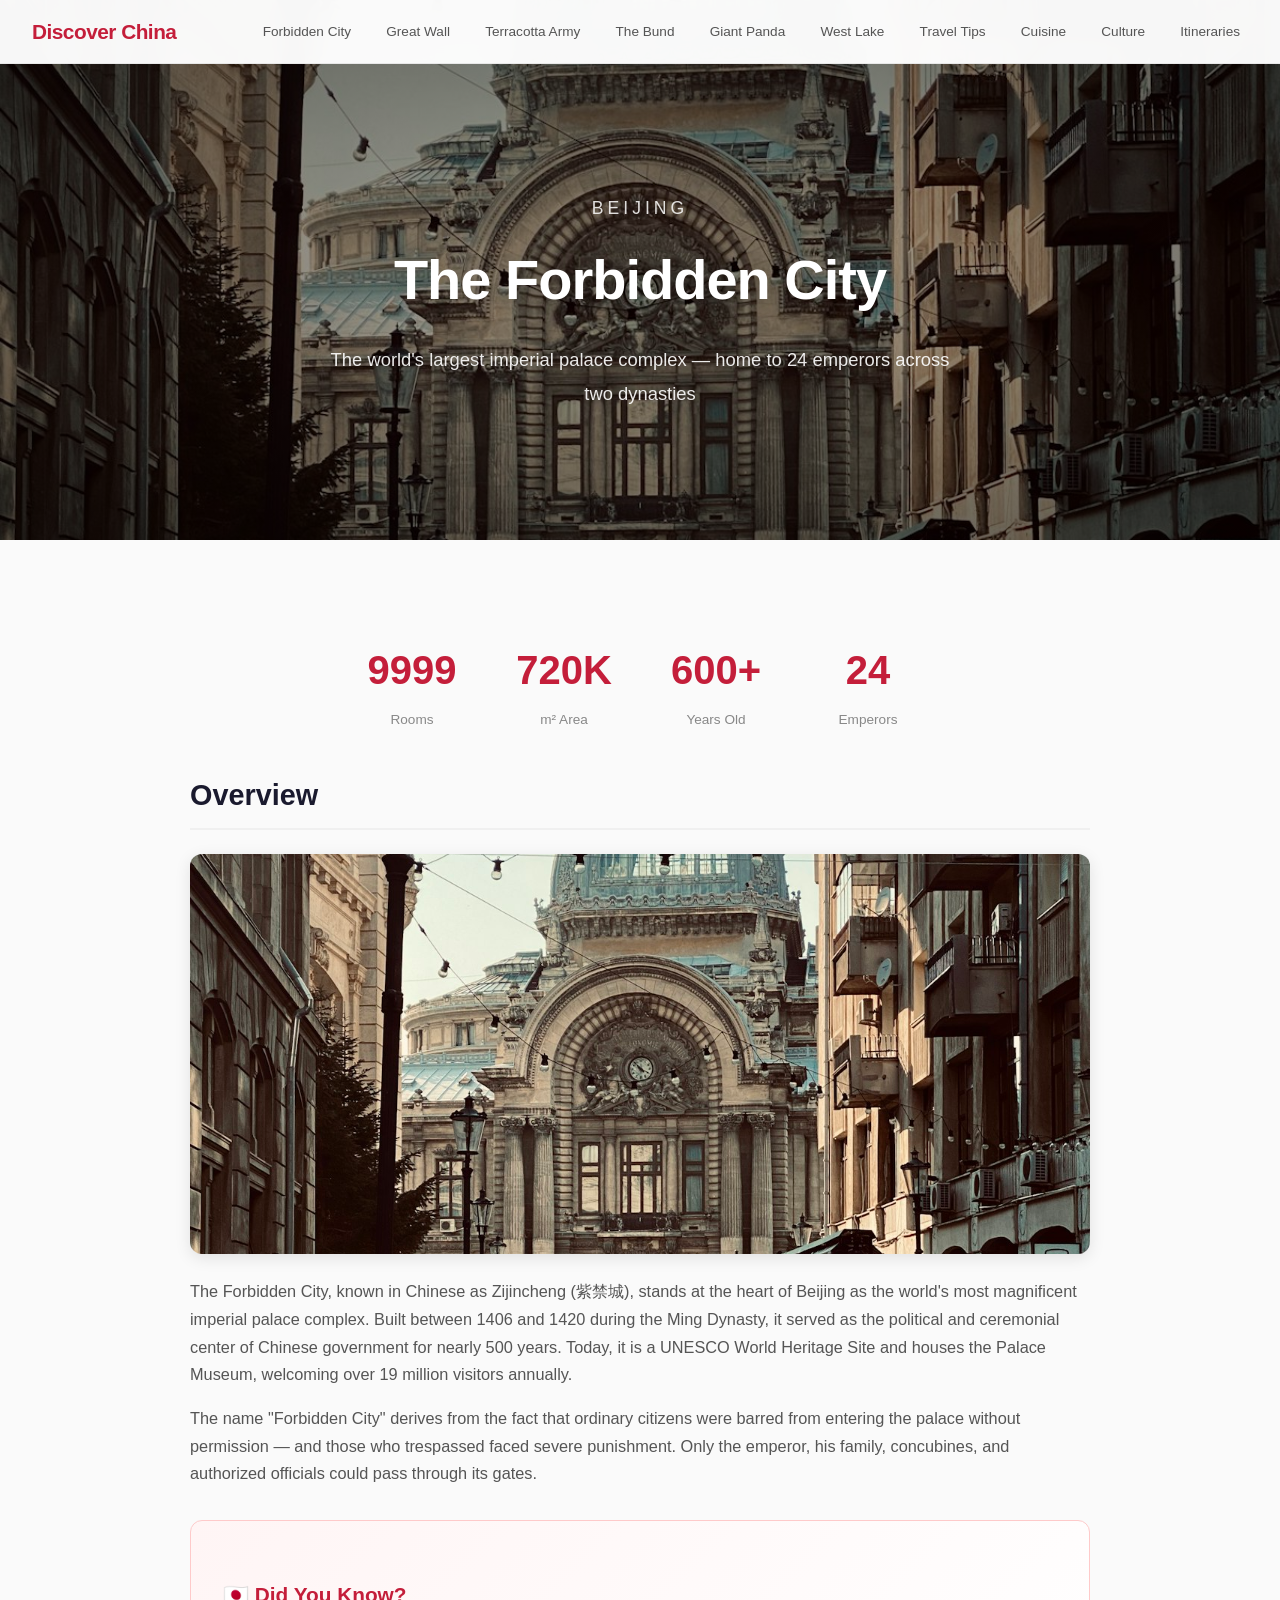
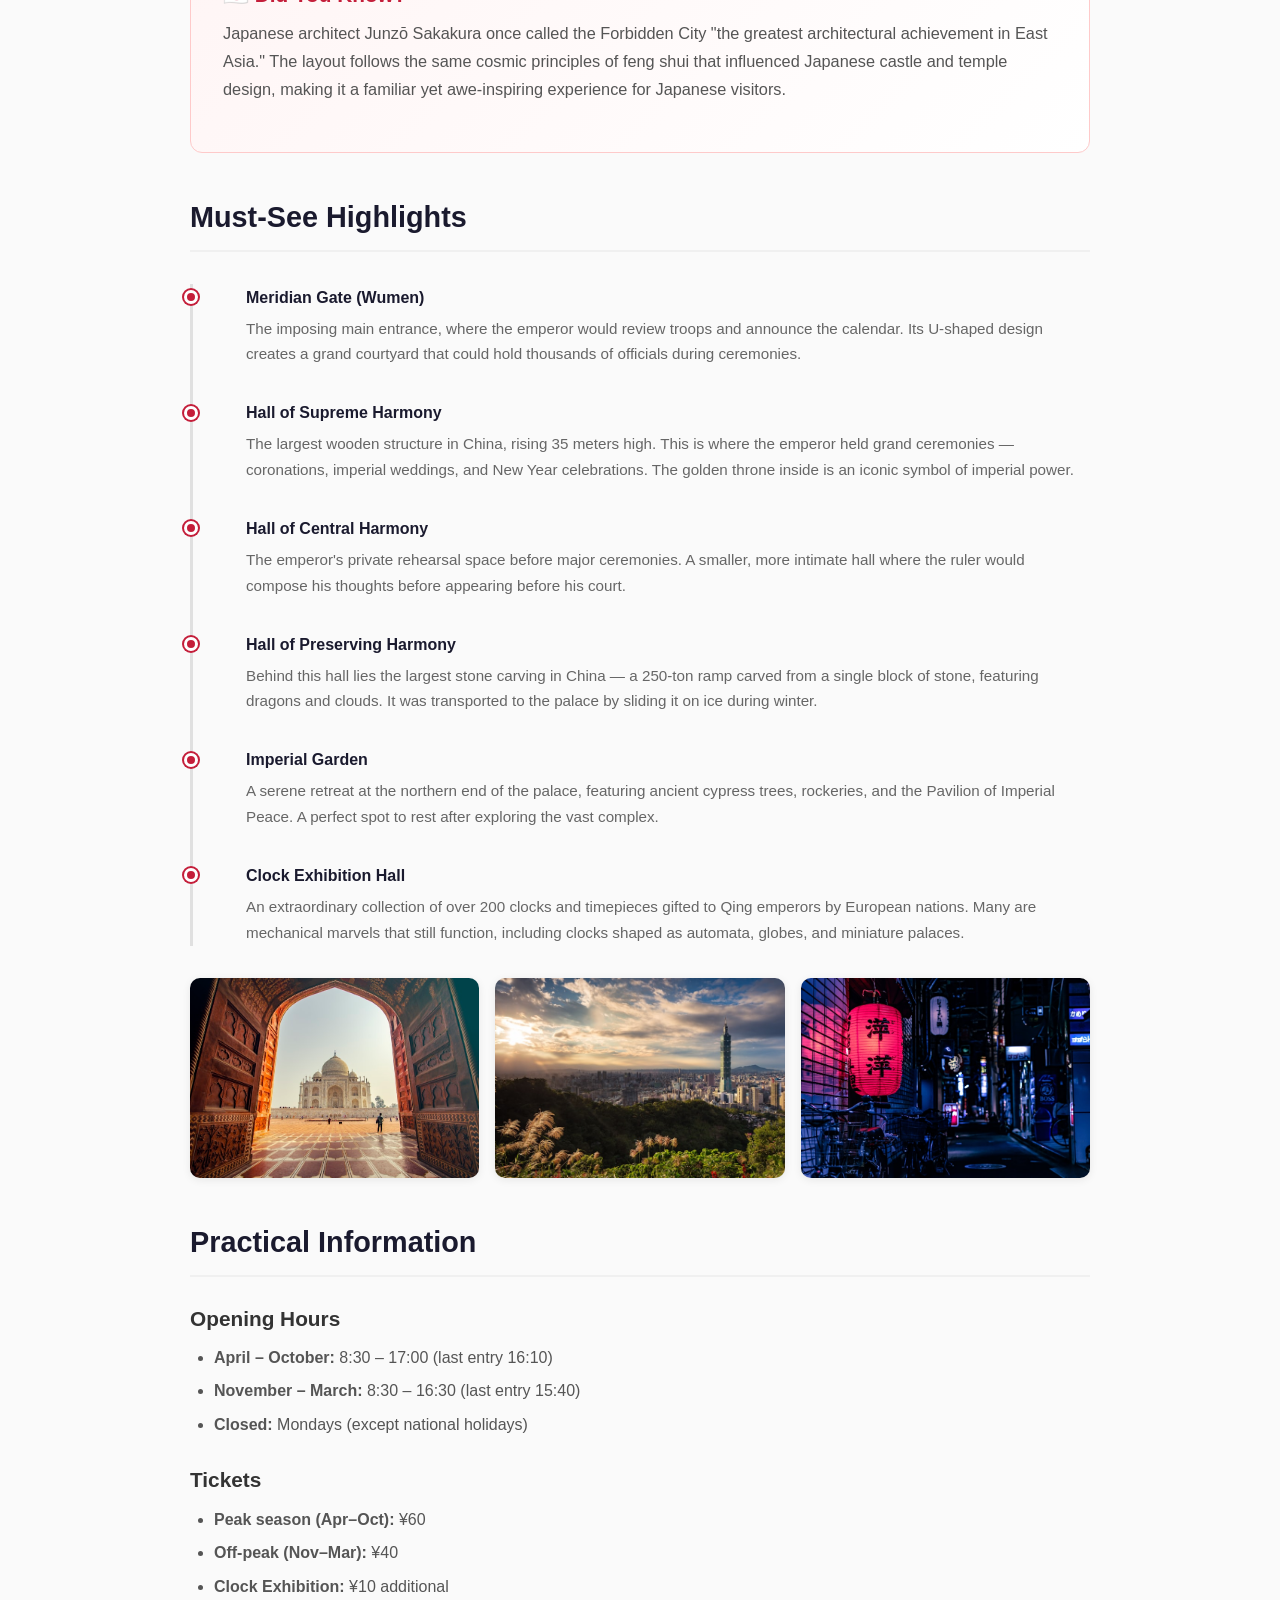
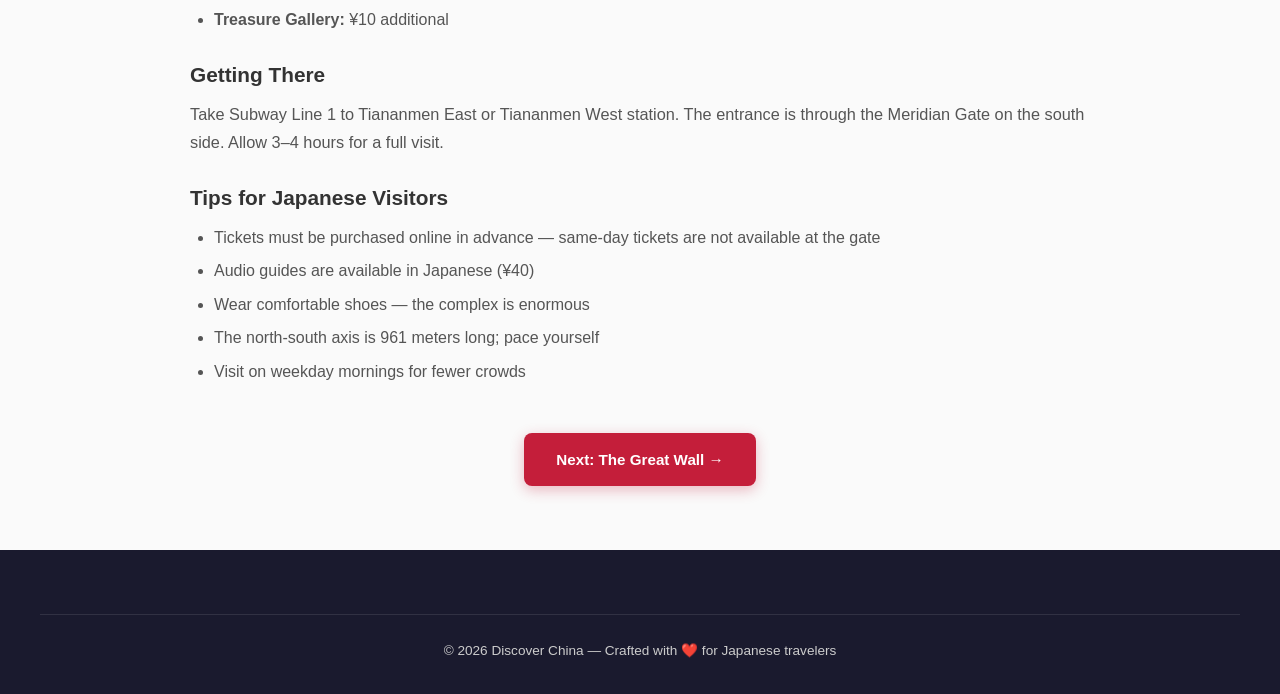
<file: forbidden-city.html>
<!DOCTYPE html>
<html lang="en">
<head>
    <meta charset="UTF-8">
    <meta name="viewport" content="width=device-width, initial-scale=1.0">
    <title>The Forbidden City — Discover China</title>
    <link rel="stylesheet" href="style.css">
</head>
<body>
    <nav class="navbar">
        <a href="index.html" class="nav-logo">Discover China</a>
        <div class="nav-links">
            <a href="forbidden-city.html">Forbidden City</a>
            <a href="great-wall.html">Great Wall</a>
            <a href="terracotta.html">Terracotta Army</a>
            <a href="the-bund.html">The Bund</a>
            <a href="panda-base.html">Giant Panda</a>
            <a href="west-lake.html">West Lake</a>
            <a href="travel-tips.html">Travel Tips</a>
            <a href="cuisine.html">Cuisine</a>
            <a href="culture.html">Culture</a>
            <a href="itineraries.html">Itineraries</a>
        </div>
        <button class="nav-toggle" onclick="document.querySelector('.nav-links').classList.toggle('show')">☰</button>
    </nav>

    <section class="page-hero" style="background-image: url('images/forbidden-city.jpg');">
        <div class="hero-overlay"></div>
        <div class="hero-content">
            <p class="hero-subtitle">Beijing</p>
            <h1>The Forbidden City</h1>
            <p class="hero-desc">The world's largest imperial palace complex — home to 24 emperors across two dynasties</p>
        </div>
    </section>

    <section class="content-section">
        <div class="container">
            <div class="stats-row">
                <div class="stat-item"><div class="stat-number">9999</div><div class="stat-label">Rooms</div></div>
                <div class="stat-item"><div class="stat-number">720K</div><div class="stat-label">m² Area</div></div>
                <div class="stat-item"><div class="stat-number">600+</div><div class="stat-label">Years Old</div></div>
                <div class="stat-item"><div class="stat-number">24</div><div class="stat-label">Emperors</div></div>
            </div>

            <h2>Overview</h2>
            <img src="images/forbidden-city.jpg" alt="The Forbidden City panoramic view" class="content-img" style="max-height: 400px; object-fit: cover;">
            <p>The Forbidden City, known in Chinese as Zijincheng (紫禁城), stands at the heart of Beijing as the world's most magnificent imperial palace complex. Built between 1406 and 1420 during the Ming Dynasty, it served as the political and ceremonial center of Chinese government for nearly 500 years. Today, it is a UNESCO World Heritage Site and houses the Palace Museum, welcoming over 19 million visitors annually.</p>
            <p>The name "Forbidden City" derives from the fact that ordinary citizens were barred from entering the palace without permission — and those who trespassed faced severe punishment. Only the emperor, his family, concubines, and authorized officials could pass through its gates.</p>

            <div class="highlight-box">
                <h3>🇯🇵 Did You Know?</h3>
                <p>Japanese architect Junzō Sakakura once called the Forbidden City "the greatest architectural achievement in East Asia." The layout follows the same cosmic principles of feng shui that influenced Japanese castle and temple design, making it a familiar yet awe-inspiring experience for Japanese visitors.</p>
            </div>

            <h2>Must-See Highlights</h2>

            <div class="timeline">
                <div class="timeline-item">
                    <h4>Meridian Gate (Wumen)</h4>
                    <p>The imposing main entrance, where the emperor would review troops and announce the calendar. Its U-shaped design creates a grand courtyard that could hold thousands of officials during ceremonies.</p>
                </div>
                <div class="timeline-item">
                    <h4>Hall of Supreme Harmony</h4>
                    <p>The largest wooden structure in China, rising 35 meters high. This is where the emperor held grand ceremonies — coronations, imperial weddings, and New Year celebrations. The golden throne inside is an iconic symbol of imperial power.</p>
                </div>
                <div class="timeline-item">
                    <h4>Hall of Central Harmony</h4>
                    <p>The emperor's private rehearsal space before major ceremonies. A smaller, more intimate hall where the ruler would compose his thoughts before appearing before his court.</p>
                </div>
                <div class="timeline-item">
                    <h4>Hall of Preserving Harmony</h4>
                    <p>Behind this hall lies the largest stone carving in China — a 250-ton ramp carved from a single block of stone, featuring dragons and clouds. It was transported to the palace by sliding it on ice during winter.</p>
                </div>
                <div class="timeline-item">
                    <h4>Imperial Garden</h4>
                    <p>A serene retreat at the northern end of the palace, featuring ancient cypress trees, rockeries, and the Pavilion of Imperial Peace. A perfect spot to rest after exploring the vast complex.</p>
                </div>
                <div class="timeline-item">
                    <h4>Clock Exhibition Hall</h4>
                    <p>An extraordinary collection of over 200 clocks and timepieces gifted to Qing emperors by European nations. Many are mechanical marvels that still function, including clocks shaped as automata, globes, and miniature palaces.</p>
                </div>
            </div>

            <div class="content-img-row">
                <img src="images/chinese-temple.jpg" alt="Forbidden City temple architecture">
                <img src="images/chinese-garden.jpg" alt="Imperial Garden">
                <img src="images/calligraphy.jpg" alt="Chinese calligraphy art">
            </div>

            <h2>Practical Information</h2>
            <h3>Opening Hours</h3>
            <ul>
                <li><strong>April – October:</strong> 8:30 – 17:00 (last entry 16:10)</li>
                <li><strong>November – March:</strong> 8:30 – 16:30 (last entry 15:40)</li>
                <li><strong>Closed:</strong> Mondays (except national holidays)</li>
            </ul>

            <h3>Tickets</h3>
            <ul>
                <li><strong>Peak season (Apr–Oct):</strong> ¥60</li>
                <li><strong>Off-peak (Nov–Mar):</strong> ¥40</li>
                <li><strong>Clock Exhibition:</strong> ¥10 additional</li>
                <li><strong>Treasure Gallery:</strong> ¥10 additional</li>
            </ul>

            <h3>Getting There</h3>
            <p>Take Subway Line 1 to Tiananmen East or Tiananmen West station. The entrance is through the Meridian Gate on the south side. Allow 3–4 hours for a full visit.</p>

            <h3>Tips for Japanese Visitors</h3>
            <ul>
                <li>Tickets must be purchased online in advance — same-day tickets are not available at the gate</li>
                <li>Audio guides are available in Japanese (¥40)</li>
                <li>Wear comfortable shoes — the complex is enormous</li>
                <li>The north-south axis is 961 meters long; pace yourself</li>
                <li>Visit on weekday mornings for fewer crowds</li>
            </ul>

            <div style="text-align: center; margin-top: 3rem;">
                <a href="great-wall.html" class="btn btn-primary">Next: The Great Wall →</a>
            </div>
        </div>
    </section>

    <footer class="footer">
        <div class="container">
            <div class="footer-bottom">
                <p>&copy; 2026 Discover China — Crafted with ❤️ for Japanese travelers</p>
            </div>
        </div>
    </footer>
</body>
</html>
</file>
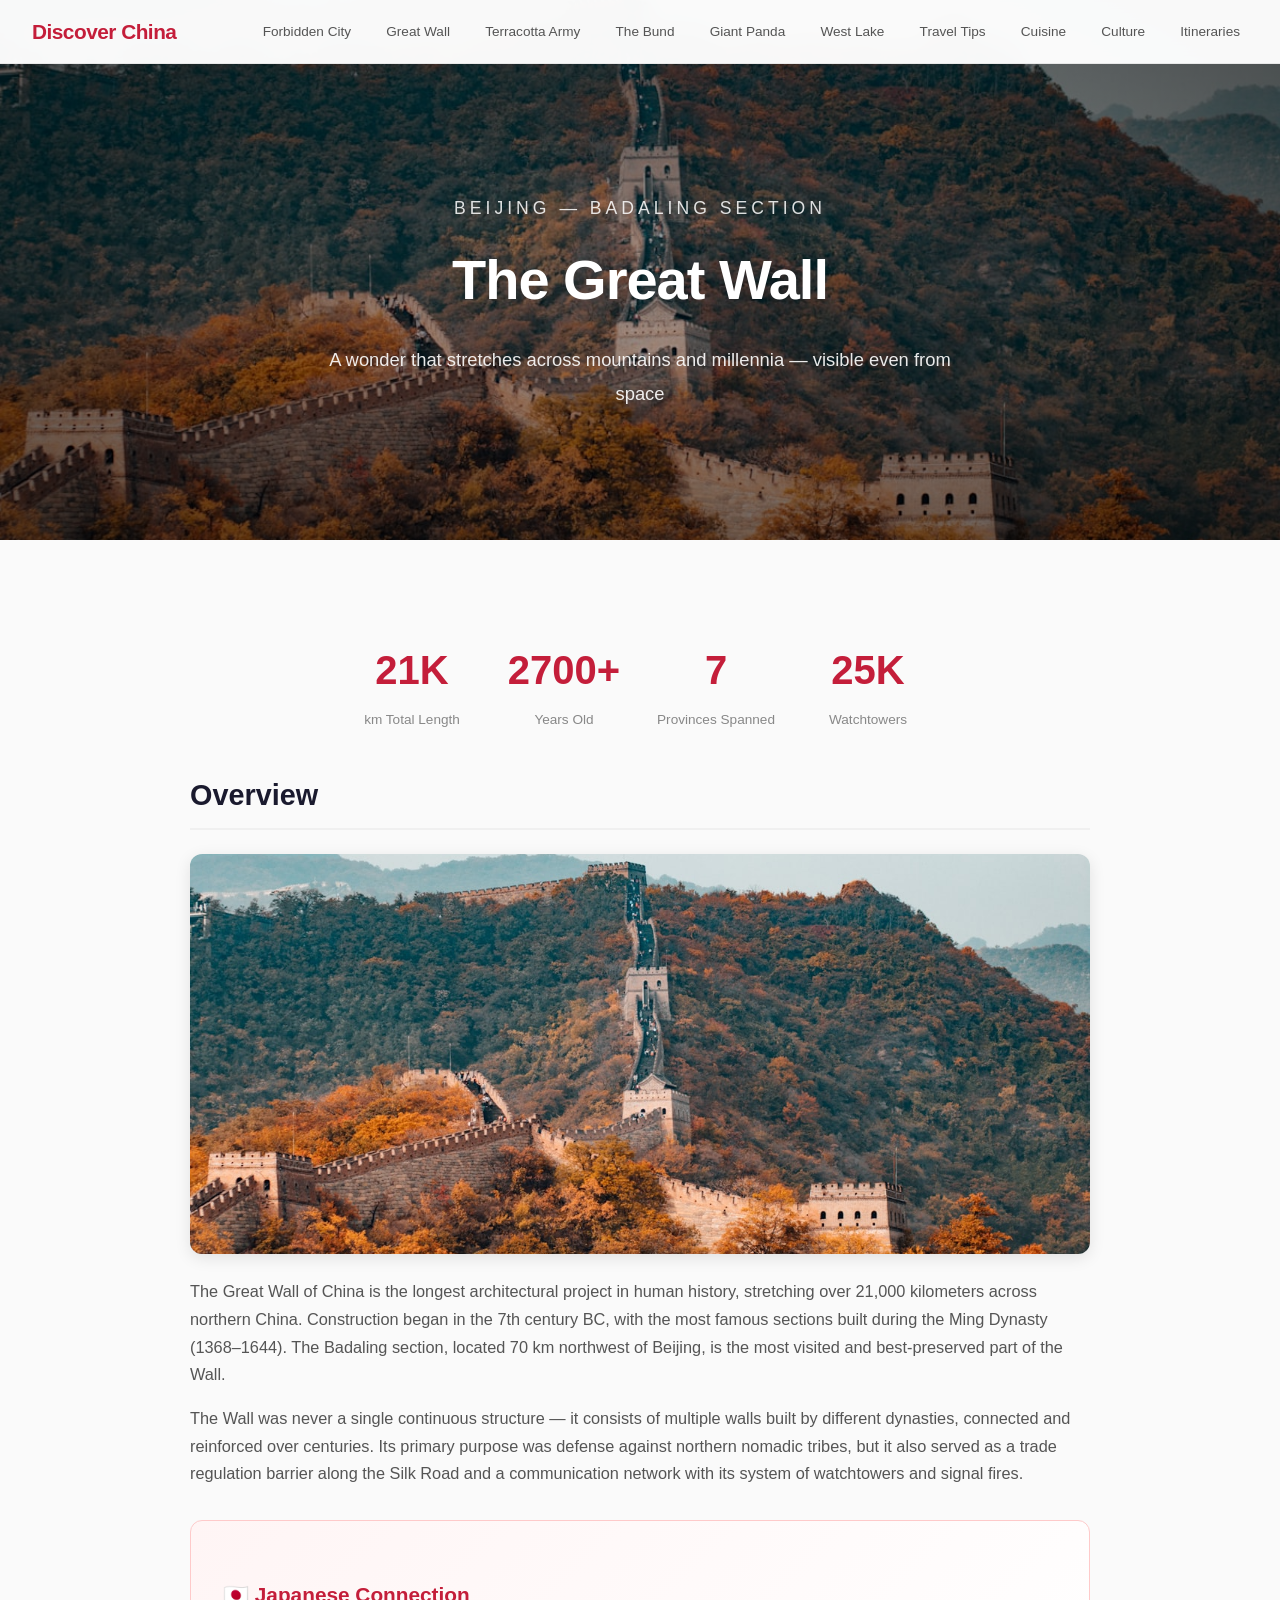
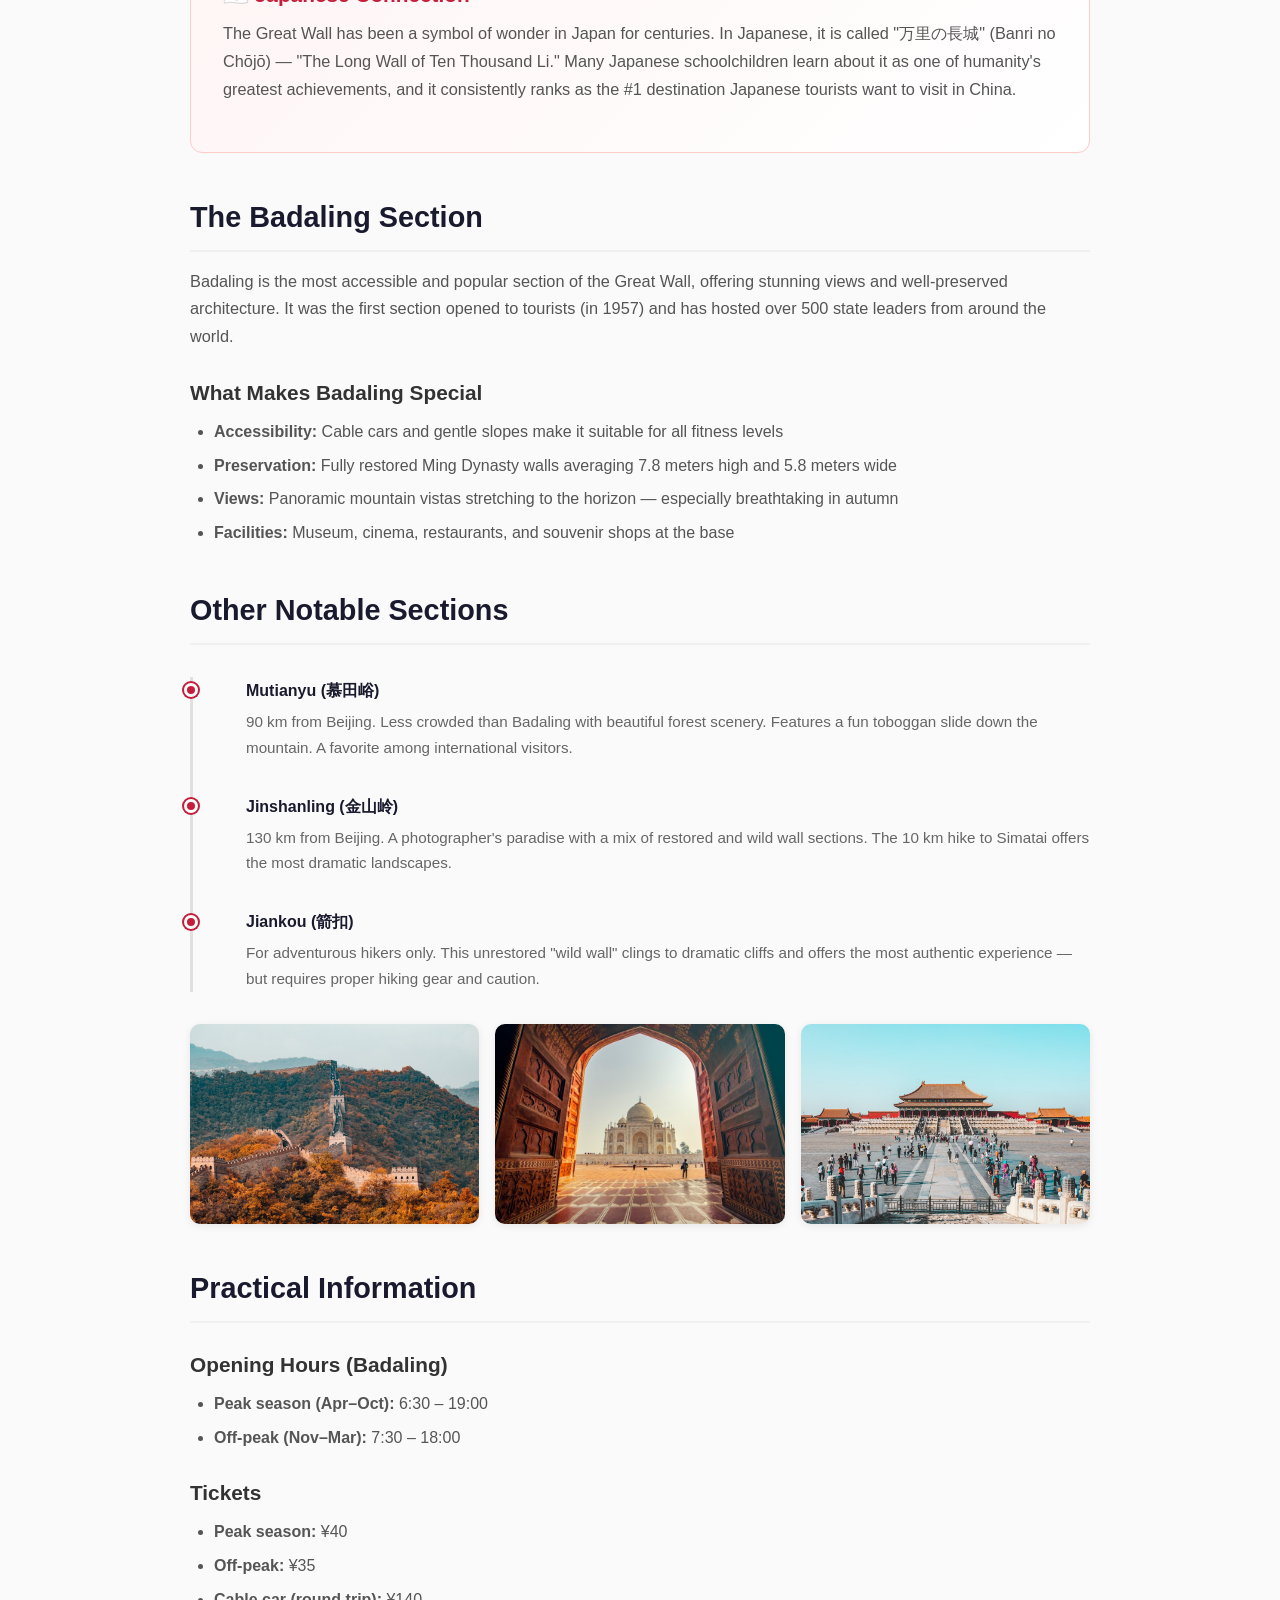
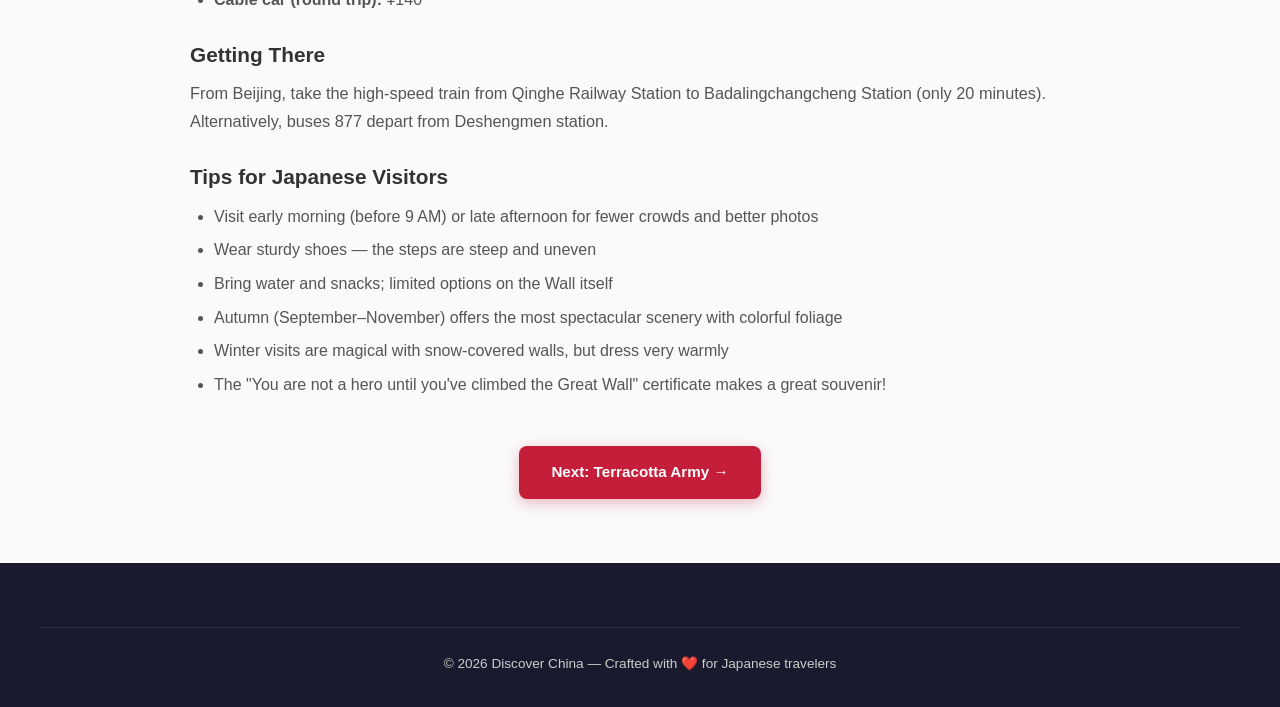
<file: great-wall.html>
<!DOCTYPE html>
<html lang="en">
<head>
    <meta charset="UTF-8">
    <meta name="viewport" content="width=device-width, initial-scale=1.0">
    <title>The Great Wall — Discover China</title>
    <link rel="stylesheet" href="style.css">
</head>
<body>
    <nav class="navbar">
        <a href="index.html" class="nav-logo">Discover China</a>
        <div class="nav-links">
            <a href="forbidden-city.html">Forbidden City</a>
            <a href="great-wall.html">Great Wall</a>
            <a href="terracotta.html">Terracotta Army</a>
            <a href="the-bund.html">The Bund</a>
            <a href="panda-base.html">Giant Panda</a>
            <a href="west-lake.html">West Lake</a>
            <a href="travel-tips.html">Travel Tips</a>
            <a href="cuisine.html">Cuisine</a>
            <a href="culture.html">Culture</a>
            <a href="itineraries.html">Itineraries</a>
        </div>
        <button class="nav-toggle" onclick="document.querySelector('.nav-links').classList.toggle('show')">☰</button>
    </nav>

    <section class="page-hero" style="background-image: url('images/great-wall.jpg');">
        <div class="hero-overlay"></div>
        <div class="hero-content">
            <p class="hero-subtitle">Beijing — Badaling Section</p>
            <h1>The Great Wall</h1>
            <p class="hero-desc">A wonder that stretches across mountains and millennia — visible even from space</p>
        </div>
    </section>

    <section class="content-section">
        <div class="container">
            <div class="stats-row">
                <div class="stat-item"><div class="stat-number">21K</div><div class="stat-label">km Total Length</div></div>
                <div class="stat-item"><div class="stat-number">2700+</div><div class="stat-label">Years Old</div></div>
                <div class="stat-item"><div class="stat-number">7</div><div class="stat-label">Provinces Spanned</div></div>
                <div class="stat-item"><div class="stat-number">25K</div><div class="stat-label">Watchtowers</div></div>
            </div>

            <h2>Overview</h2>
            <img src="images/great-wall.jpg" alt="The Great Wall winding through mountains" class="content-img" style="max-height: 400px; object-fit: cover;">
            <p>The Great Wall of China is the longest architectural project in human history, stretching over 21,000 kilometers across northern China. Construction began in the 7th century BC, with the most famous sections built during the Ming Dynasty (1368–1644). The Badaling section, located 70 km northwest of Beijing, is the most visited and best-preserved part of the Wall.</p>
            <p>The Wall was never a single continuous structure — it consists of multiple walls built by different dynasties, connected and reinforced over centuries. Its primary purpose was defense against northern nomadic tribes, but it also served as a trade regulation barrier along the Silk Road and a communication network with its system of watchtowers and signal fires.</p>

            <div class="highlight-box">
                <h3>🇯🇵 Japanese Connection</h3>
                <p>The Great Wall has been a symbol of wonder in Japan for centuries. In Japanese, it is called "万里の長城" (Banri no Chōjō) — "The Long Wall of Ten Thousand Li." Many Japanese schoolchildren learn about it as one of humanity's greatest achievements, and it consistently ranks as the #1 destination Japanese tourists want to visit in China.</p>
            </div>

            <h2>The Badaling Section</h2>
            <p>Badaling is the most accessible and popular section of the Great Wall, offering stunning views and well-preserved architecture. It was the first section opened to tourists (in 1957) and has hosted over 500 state leaders from around the world.</p>

            <h3>What Makes Badaling Special</h3>
            <ul>
                <li><strong>Accessibility:</strong> Cable cars and gentle slopes make it suitable for all fitness levels</li>
                <li><strong>Preservation:</strong> Fully restored Ming Dynasty walls averaging 7.8 meters high and 5.8 meters wide</li>
                <li><strong>Views:</strong> Panoramic mountain vistas stretching to the horizon — especially breathtaking in autumn</li>
                <li><strong>Facilities:</strong> Museum, cinema, restaurants, and souvenir shops at the base</li>
            </ul>

            <h2>Other Notable Sections</h2>

            <div class="timeline">
                <div class="timeline-item">
                    <h4>Mutianyu (慕田峪)</h4>
                    <p>90 km from Beijing. Less crowded than Badaling with beautiful forest scenery. Features a fun toboggan slide down the mountain. A favorite among international visitors.</p>
                </div>
                <div class="timeline-item">
                    <h4>Jinshanling (金山岭)</h4>
                    <p>130 km from Beijing. A photographer's paradise with a mix of restored and wild wall sections. The 10 km hike to Simatai offers the most dramatic landscapes.</p>
                </div>
                <div class="timeline-item">
                    <h4>Jiankou (箭扣)</h4>
                    <p>For adventurous hikers only. This unrestored "wild wall" clings to dramatic cliffs and offers the most authentic experience — but requires proper hiking gear and caution.</p>
                </div>
            </div>

            <div class="content-img-row">
                <img src="images/great-wall.jpg" alt="Great Wall in autumn">
                <img src="images/chinese-temple.jpg" alt="Watchtower on the Great Wall">
                <img src="images/china-hero.jpg" alt="Great Wall panoramic view">
            </div>

            <h2>Practical Information</h2>
            <h3>Opening Hours (Badaling)</h3>
            <ul>
                <li><strong>Peak season (Apr–Oct):</strong> 6:30 – 19:00</li>
                <li><strong>Off-peak (Nov–Mar):</strong> 7:30 – 18:00</li>
            </ul>

            <h3>Tickets</h3>
            <ul>
                <li><strong>Peak season:</strong> ¥40</li>
                <li><strong>Off-peak:</strong> ¥35</li>
                <li><strong>Cable car (round trip):</strong> ¥140</li>
            </ul>

            <h3>Getting There</h3>
            <p>From Beijing, take the high-speed train from Qinghe Railway Station to Badalingchangcheng Station (only 20 minutes). Alternatively, buses 877 depart from Deshengmen station.</p>

            <h3>Tips for Japanese Visitors</h3>
            <ul>
                <li>Visit early morning (before 9 AM) or late afternoon for fewer crowds and better photos</li>
                <li>Wear sturdy shoes — the steps are steep and uneven</li>
                <li>Bring water and snacks; limited options on the Wall itself</li>
                <li>Autumn (September–November) offers the most spectacular scenery with colorful foliage</li>
                <li>Winter visits are magical with snow-covered walls, but dress very warmly</li>
                <li>The "You are not a hero until you've climbed the Great Wall" certificate makes a great souvenir!</li>
            </ul>

            <div style="text-align: center; margin-top: 3rem;">
                <a href="terracotta.html" class="btn btn-primary">Next: Terracotta Army →</a>
            </div>
        </div>
    </section>

    <footer class="footer">
        <div class="container">
            <div class="footer-bottom">
                <p>&copy; 2026 Discover China — Crafted with ❤️ for Japanese travelers</p>
            </div>
        </div>
    </footer>
</body>
</html>
</file>
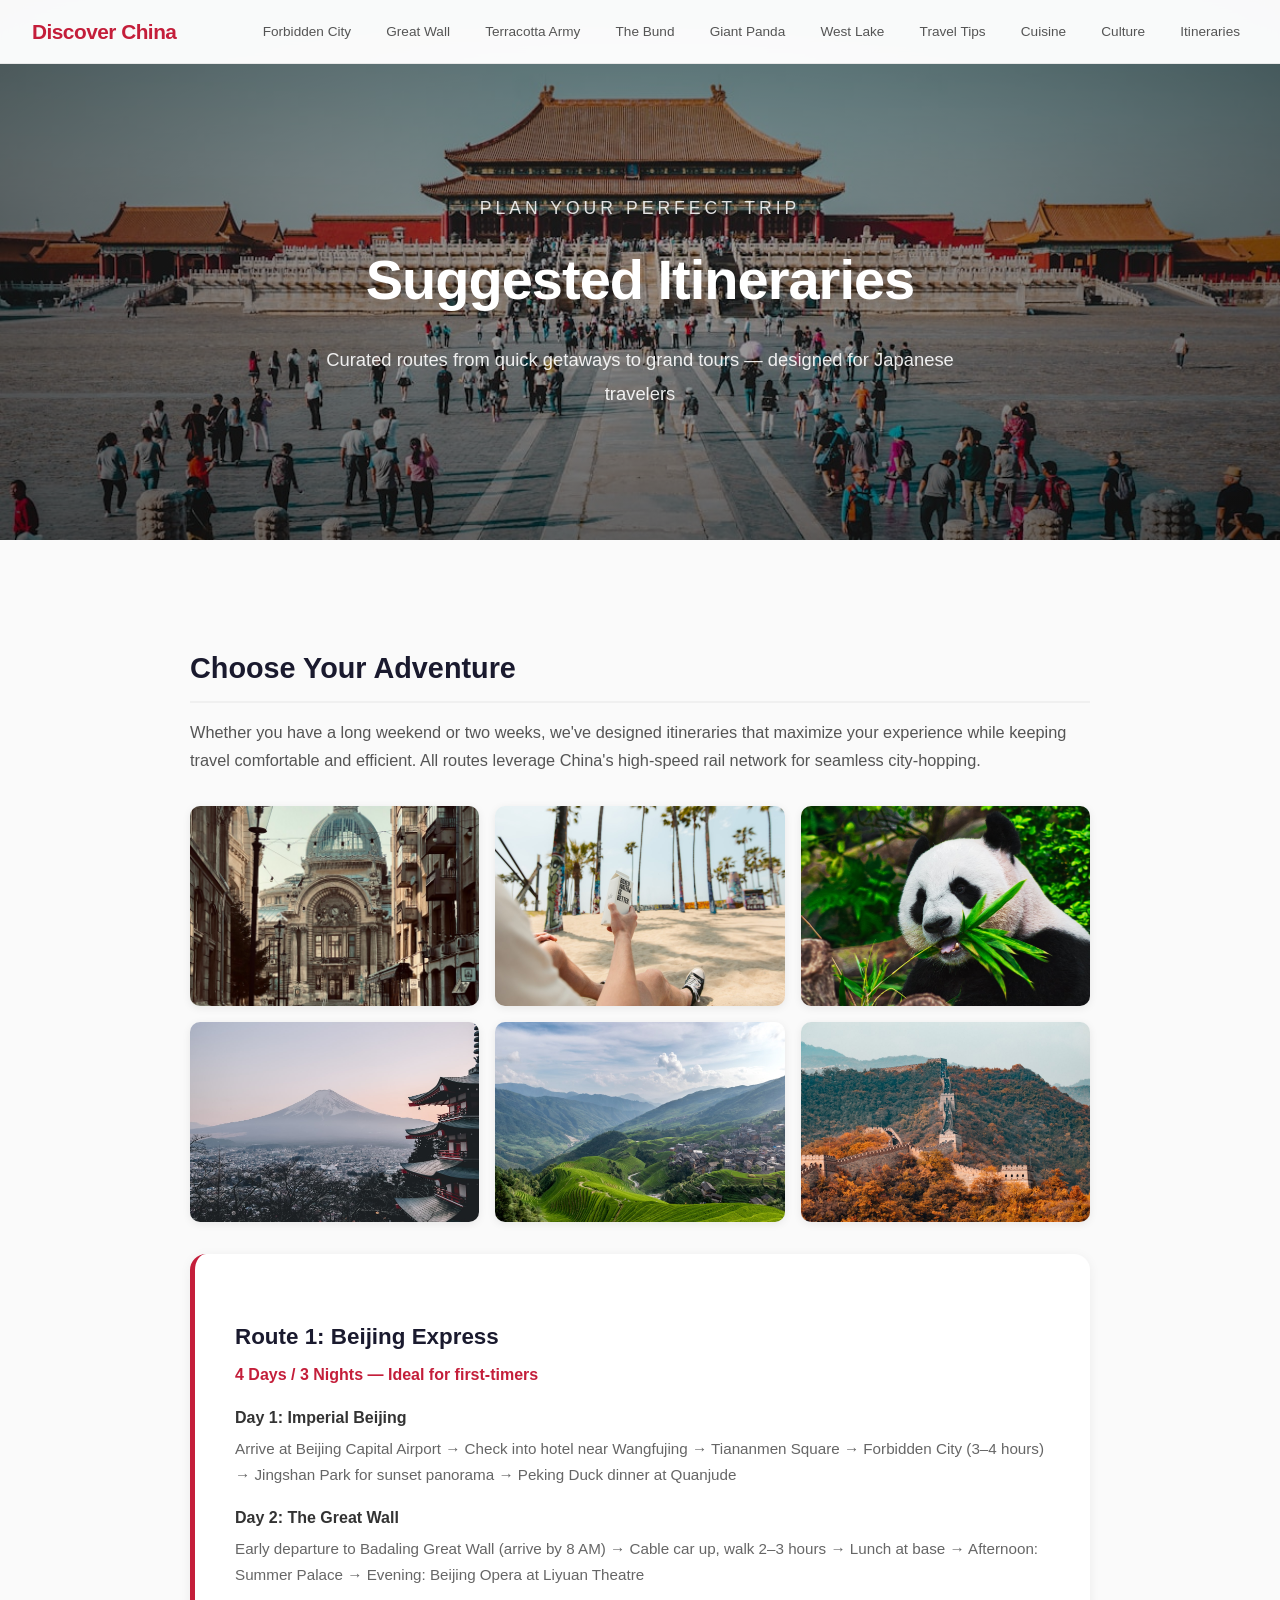
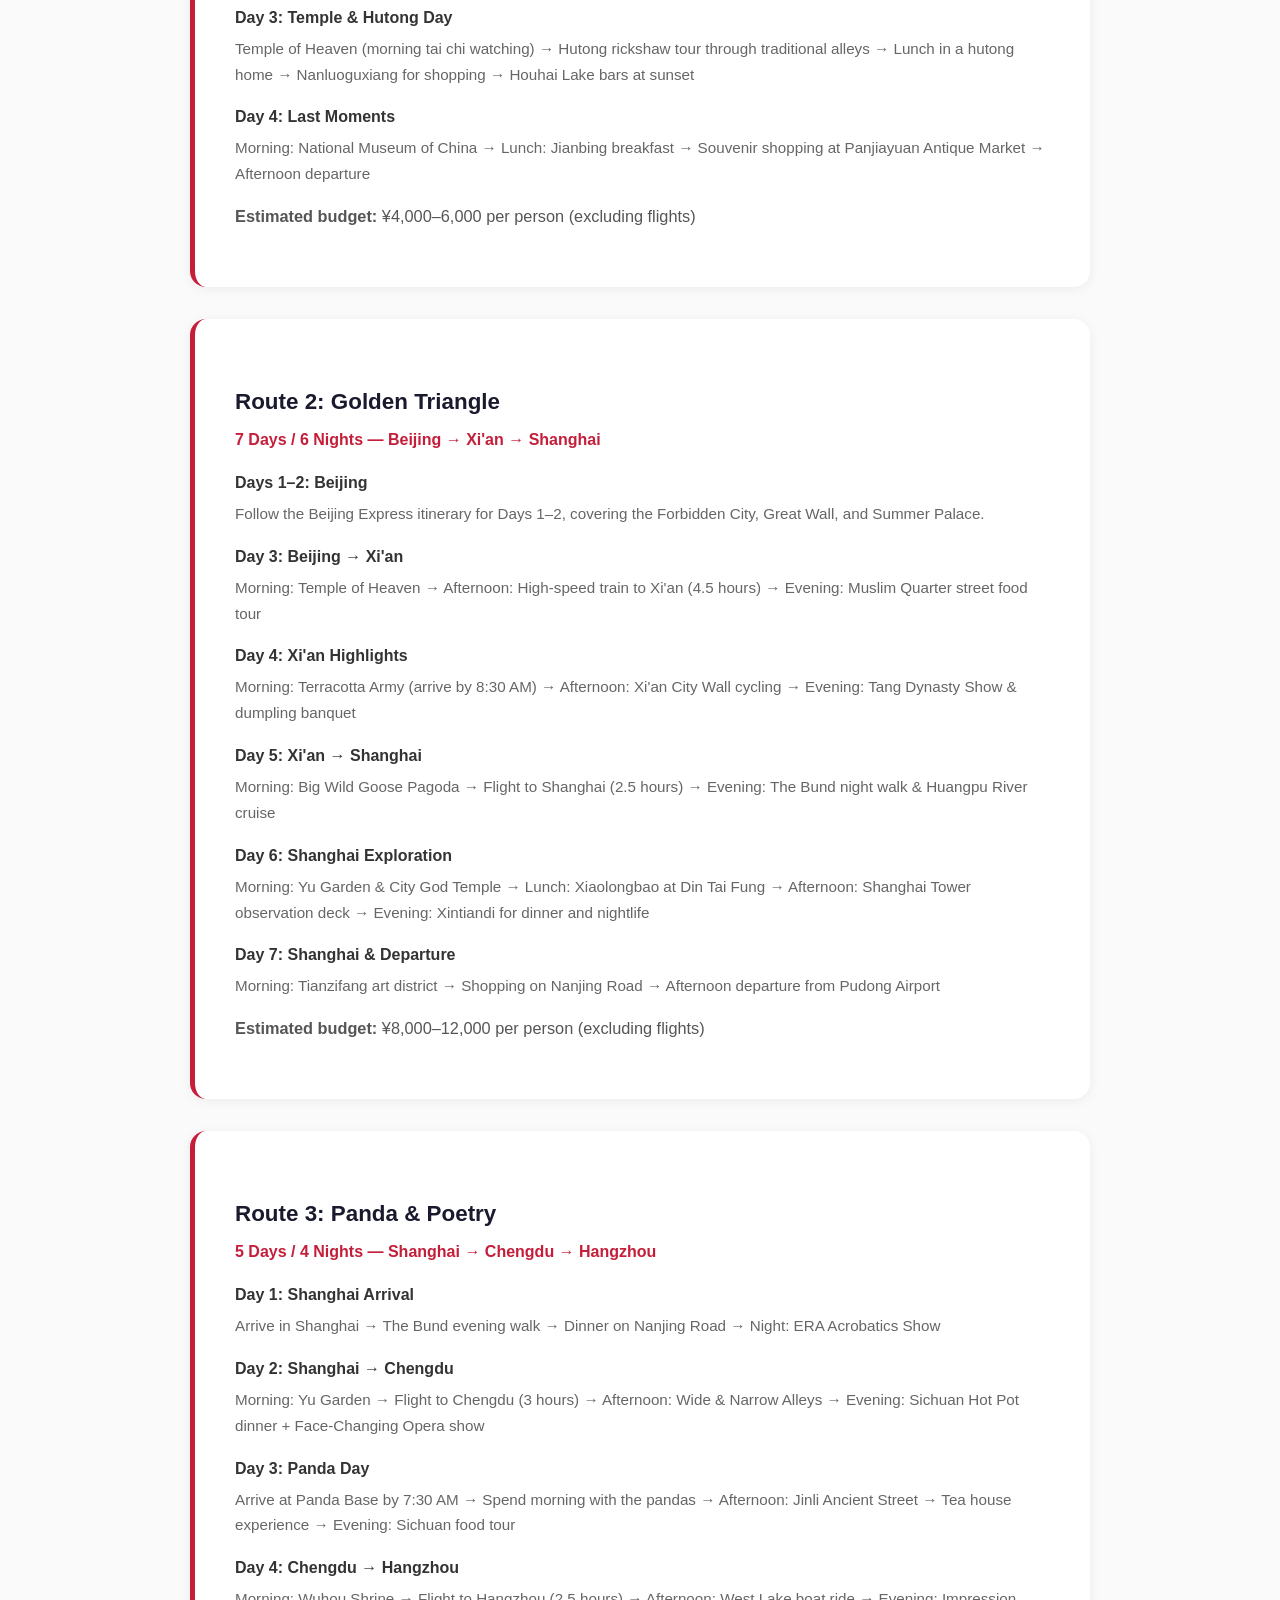
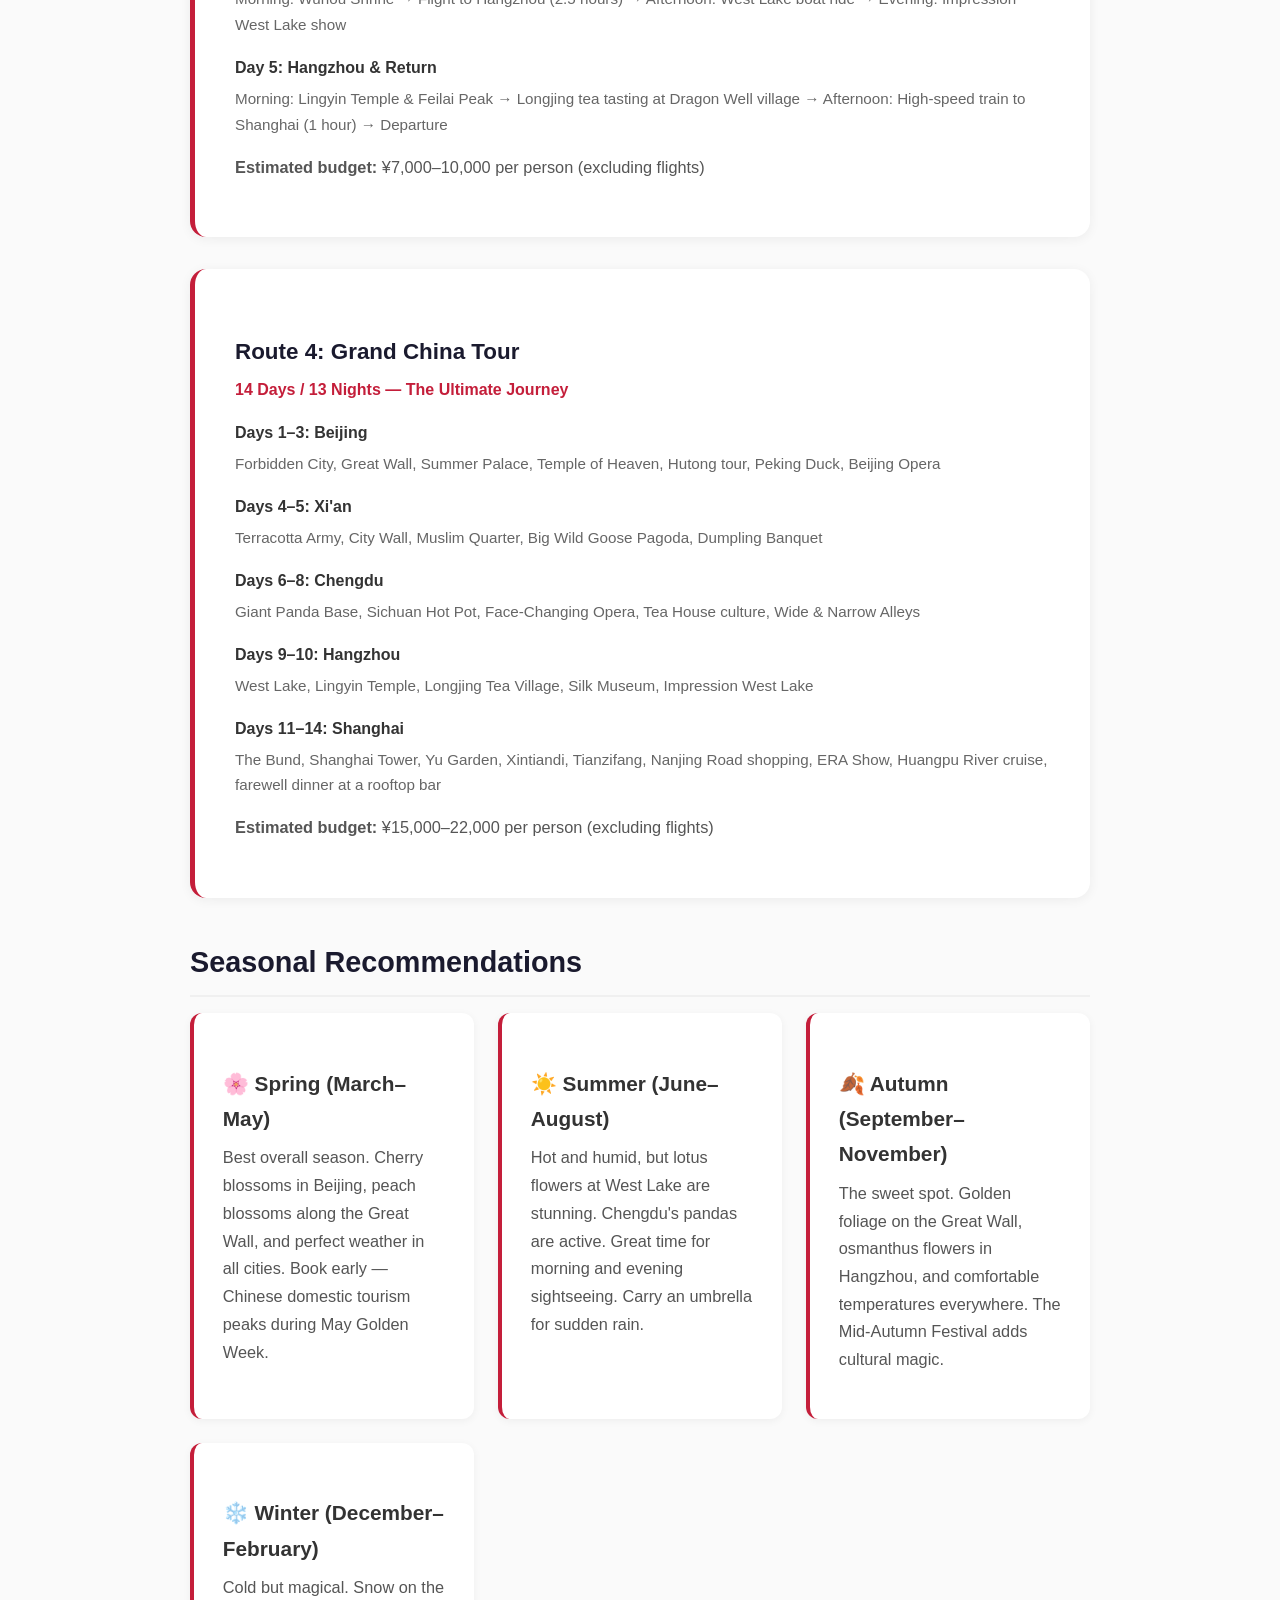
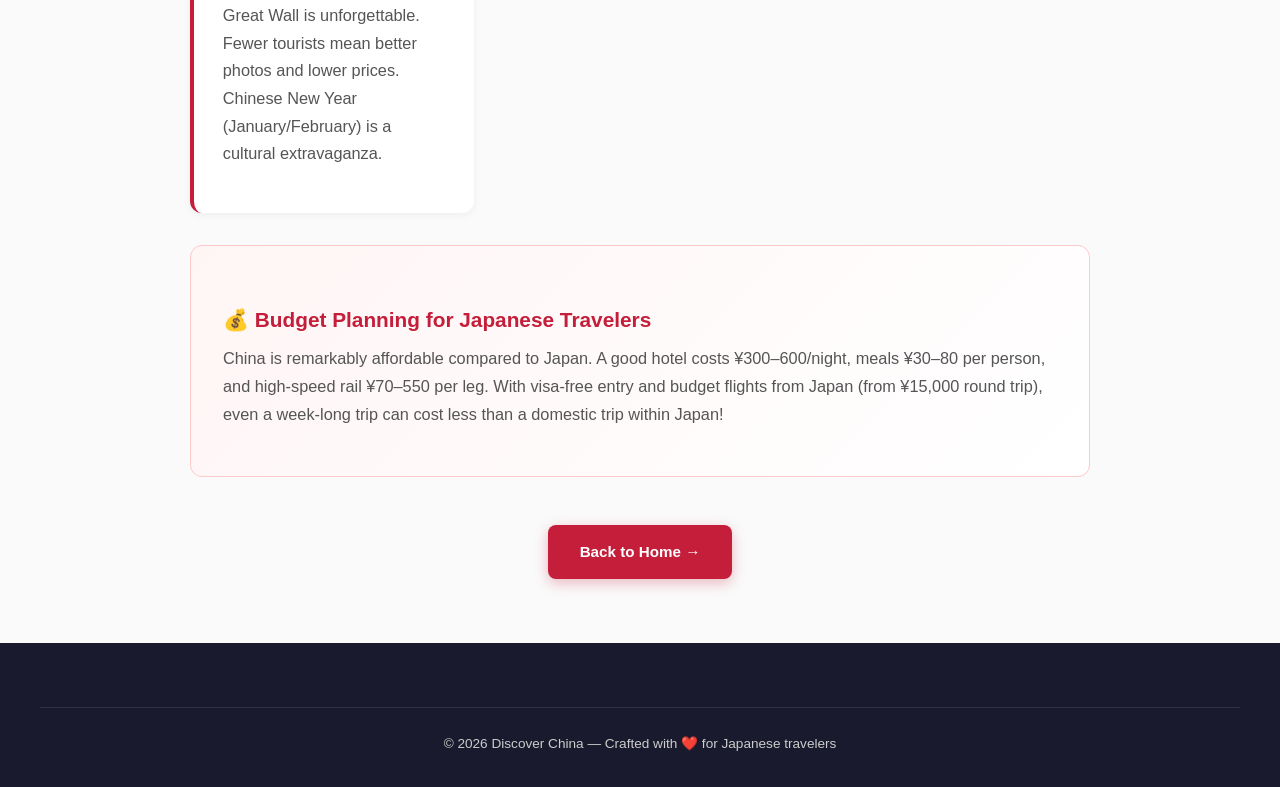
<file: itineraries.html>
<!DOCTYPE html>
<html lang="en">
<head>
    <meta charset="UTF-8">
    <meta name="viewport" content="width=device-width, initial-scale=1.0">
    <title>Suggested Itineraries — Discover China</title>
    <link rel="stylesheet" href="style.css">
</head>
<body>
    <nav class="navbar">
        <a href="index.html" class="nav-logo">Discover China</a>
        <div class="nav-links">
            <a href="forbidden-city.html">Forbidden City</a>
            <a href="great-wall.html">Great Wall</a>
            <a href="terracotta.html">Terracotta Army</a>
            <a href="the-bund.html">The Bund</a>
            <a href="panda-base.html">Giant Panda</a>
            <a href="west-lake.html">West Lake</a>
            <a href="travel-tips.html">Travel Tips</a>
            <a href="cuisine.html">Cuisine</a>
            <a href="culture.html">Culture</a>
            <a href="itineraries.html">Itineraries</a>
        </div>
        <button class="nav-toggle" onclick="document.querySelector('.nav-links').classList.toggle('show')">☰</button>
    </nav>

    <section class="page-hero" style="background-image: url('images/china-hero.jpg');">
        <div class="hero-overlay"></div>
        <div class="hero-content">
            <p class="hero-subtitle">Plan Your Perfect Trip</p>
            <h1>Suggested Itineraries</h1>
            <p class="hero-desc">Curated routes from quick getaways to grand tours — designed for Japanese travelers</p>
        </div>
    </section>

    <section class="content-section">
        <div class="container">

            <h2>Choose Your Adventure</h2>
            <p>Whether you have a long weekend or two weeks, we've designed itineraries that maximize your experience while keeping travel comfortable and efficient. All routes leverage China's high-speed rail network for seamless city-hopping.</p>

            <div class="content-img-row">
                <img src="images/forbidden-city.jpg" alt="Beijing — Forbidden City">
                <img src="images/terracotta.jpg" alt="Xi'an — Terracotta Army">
                <img src="images/panda.jpg" alt="Chengdu — Giant Panda">
                <img src="images/west-lake.jpg" alt="Hangzhou — West Lake">
                <img src="images/the-bund.jpg" alt="Shanghai — The Bund">
                <img src="images/great-wall.jpg" alt="Beijing — Great Wall">
            </div>

            <div class="itin-card">
                <h3>Route 1: Beijing Express</h3>
                <div class="itin-duration">4 Days / 3 Nights — Ideal for first-timers</div>
                <div class="itin-day">
                    <h4>Day 1: Imperial Beijing</h4>
                    <p>Arrive at Beijing Capital Airport → Check into hotel near Wangfujing → Tiananmen Square → Forbidden City (3–4 hours) → Jingshan Park for sunset panorama → Peking Duck dinner at Quanjude</p>
                </div>
                <div class="itin-day">
                    <h4>Day 2: The Great Wall</h4>
                    <p>Early departure to Badaling Great Wall (arrive by 8 AM) → Cable car up, walk 2–3 hours → Lunch at base → Afternoon: Summer Palace → Evening: Beijing Opera at Liyuan Theatre</p>
                </div>
                <div class="itin-day">
                    <h4>Day 3: Temple & Hutong Day</h4>
                    <p>Temple of Heaven (morning tai chi watching) → Hutong rickshaw tour through traditional alleys → Lunch in a hutong home → Nanluoguxiang for shopping → Houhai Lake bars at sunset</p>
                </div>
                <div class="itin-day">
                    <h4>Day 4: Last Moments</h4>
                    <p>Morning: National Museum of China → Lunch: Jianbing breakfast → Souvenir shopping at Panjiayuan Antique Market → Afternoon departure</p>
                </div>
                <p><strong>Estimated budget:</strong> ¥4,000–6,000 per person (excluding flights)</p>
            </div>

            <div class="itin-card">
                <h3>Route 2: Golden Triangle</h3>
                <div class="itin-duration">7 Days / 6 Nights — Beijing → Xi'an → Shanghai</div>
                <div class="itin-day">
                    <h4>Days 1–2: Beijing</h4>
                    <p>Follow the Beijing Express itinerary for Days 1–2, covering the Forbidden City, Great Wall, and Summer Palace.</p>
                </div>
                <div class="itin-day">
                    <h4>Day 3: Beijing → Xi'an</h4>
                    <p>Morning: Temple of Heaven → Afternoon: High-speed train to Xi'an (4.5 hours) → Evening: Muslim Quarter street food tour</p>
                </div>
                <div class="itin-day">
                    <h4>Day 4: Xi'an Highlights</h4>
                    <p>Morning: Terracotta Army (arrive by 8:30 AM) → Afternoon: Xi'an City Wall cycling → Evening: Tang Dynasty Show & dumpling banquet</p>
                </div>
                <div class="itin-day">
                    <h4>Day 5: Xi'an → Shanghai</h4>
                    <p>Morning: Big Wild Goose Pagoda → Flight to Shanghai (2.5 hours) → Evening: The Bund night walk & Huangpu River cruise</p>
                </div>
                <div class="itin-day">
                    <h4>Day 6: Shanghai Exploration</h4>
                    <p>Morning: Yu Garden & City God Temple → Lunch: Xiaolongbao at Din Tai Fung → Afternoon: Shanghai Tower observation deck → Evening: Xintiandi for dinner and nightlife</p>
                </div>
                <div class="itin-day">
                    <h4>Day 7: Shanghai & Departure</h4>
                    <p>Morning: Tianzifang art district → Shopping on Nanjing Road → Afternoon departure from Pudong Airport</p>
                </div>
                <p><strong>Estimated budget:</strong> ¥8,000–12,000 per person (excluding flights)</p>
            </div>

            <div class="itin-card">
                <h3>Route 3: Panda & Poetry</h3>
                <div class="itin-duration">5 Days / 4 Nights — Shanghai → Chengdu → Hangzhou</div>
                <div class="itin-day">
                    <h4>Day 1: Shanghai Arrival</h4>
                    <p>Arrive in Shanghai → The Bund evening walk → Dinner on Nanjing Road → Night: ERA Acrobatics Show</p>
                </div>
                <div class="itin-day">
                    <h4>Day 2: Shanghai → Chengdu</h4>
                    <p>Morning: Yu Garden → Flight to Chengdu (3 hours) → Afternoon: Wide & Narrow Alleys → Evening: Sichuan Hot Pot dinner + Face-Changing Opera show</p>
                </div>
                <div class="itin-day">
                    <h4>Day 3: Panda Day</h4>
                    <p>Arrive at Panda Base by 7:30 AM → Spend morning with the pandas → Afternoon: Jinli Ancient Street → Tea house experience → Evening: Sichuan food tour</p>
                </div>
                <div class="itin-day">
                    <h4>Day 4: Chengdu → Hangzhou</h4>
                    <p>Morning: Wuhou Shrine → Flight to Hangzhou (2.5 hours) → Afternoon: West Lake boat ride → Evening: Impression West Lake show</p>
                </div>
                <div class="itin-day">
                    <h4>Day 5: Hangzhou & Return</h4>
                    <p>Morning: Lingyin Temple & Feilai Peak → Longjing tea tasting at Dragon Well village → Afternoon: High-speed train to Shanghai (1 hour) → Departure</p>
                </div>
                <p><strong>Estimated budget:</strong> ¥7,000–10,000 per person (excluding flights)</p>
            </div>

            <div class="itin-card">
                <h3>Route 4: Grand China Tour</h3>
                <div class="itin-duration">14 Days / 13 Nights — The Ultimate Journey</div>
                <div class="itin-day">
                    <h4>Days 1–3: Beijing</h4>
                    <p>Forbidden City, Great Wall, Summer Palace, Temple of Heaven, Hutong tour, Peking Duck, Beijing Opera</p>
                </div>
                <div class="itin-day">
                    <h4>Days 4–5: Xi'an</h4>
                    <p>Terracotta Army, City Wall, Muslim Quarter, Big Wild Goose Pagoda, Dumpling Banquet</p>
                </div>
                <div class="itin-day">
                    <h4>Days 6–8: Chengdu</h4>
                    <p>Giant Panda Base, Sichuan Hot Pot, Face-Changing Opera, Tea House culture, Wide & Narrow Alleys</p>
                </div>
                <div class="itin-day">
                    <h4>Days 9–10: Hangzhou</h4>
                    <p>West Lake, Lingyin Temple, Longjing Tea Village, Silk Museum, Impression West Lake</p>
                </div>
                <div class="itin-day">
                    <h4>Days 11–14: Shanghai</h4>
                    <p>The Bund, Shanghai Tower, Yu Garden, Xintiandi, Tianzifang, Nanjing Road shopping, ERA Show, Huangpu River cruise, farewell dinner at a rooftop bar</p>
                </div>
                <p><strong>Estimated budget:</strong> ¥15,000–22,000 per person (excluding flights)</p>
            </div>

            <h2>Seasonal Recommendations</h2>
            <div class="info-grid">
                <div class="info-card">
                    <h3>🌸 Spring (March–May)</h3>
                    <p>Best overall season. Cherry blossoms in Beijing, peach blossoms along the Great Wall, and perfect weather in all cities. Book early — Chinese domestic tourism peaks during May Golden Week.</p>
                </div>
                <div class="info-card">
                    <h3>☀️ Summer (June–August)</h3>
                    <p>Hot and humid, but lotus flowers at West Lake are stunning. Chengdu's pandas are active. Great time for morning and evening sightseeing. Carry an umbrella for sudden rain.</p>
                </div>
                <div class="info-card">
                    <h3>🍂 Autumn (September–November)</h3>
                    <p>The sweet spot. Golden foliage on the Great Wall, osmanthus flowers in Hangzhou, and comfortable temperatures everywhere. The Mid-Autumn Festival adds cultural magic.</p>
                </div>
                <div class="info-card">
                    <h3>❄️ Winter (December–February)</h3>
                    <p>Cold but magical. Snow on the Great Wall is unforgettable. Fewer tourists mean better photos and lower prices. Chinese New Year (January/February) is a cultural extravaganza.</p>
                </div>
            </div>

            <div class="highlight-box">
                <h3>💰 Budget Planning for Japanese Travelers</h3>
                <p>China is remarkably affordable compared to Japan. A good hotel costs ¥300–600/night, meals ¥30–80 per person, and high-speed rail ¥70–550 per leg. With visa-free entry and budget flights from Japan (from ¥15,000 round trip), even a week-long trip can cost less than a domestic trip within Japan!</p>
            </div>

            <div style="text-align: center; margin-top: 3rem;">
                <a href="index.html" class="btn btn-primary">Back to Home →</a>
            </div>
        </div>
    </section>

    <footer class="footer">
        <div class="container">
            <div class="footer-bottom">
                <p>&copy; 2026 Discover China — Crafted with ❤️ for Japanese travelers</p>
            </div>
        </div>
    </footer>
</body>
</html>
</file>
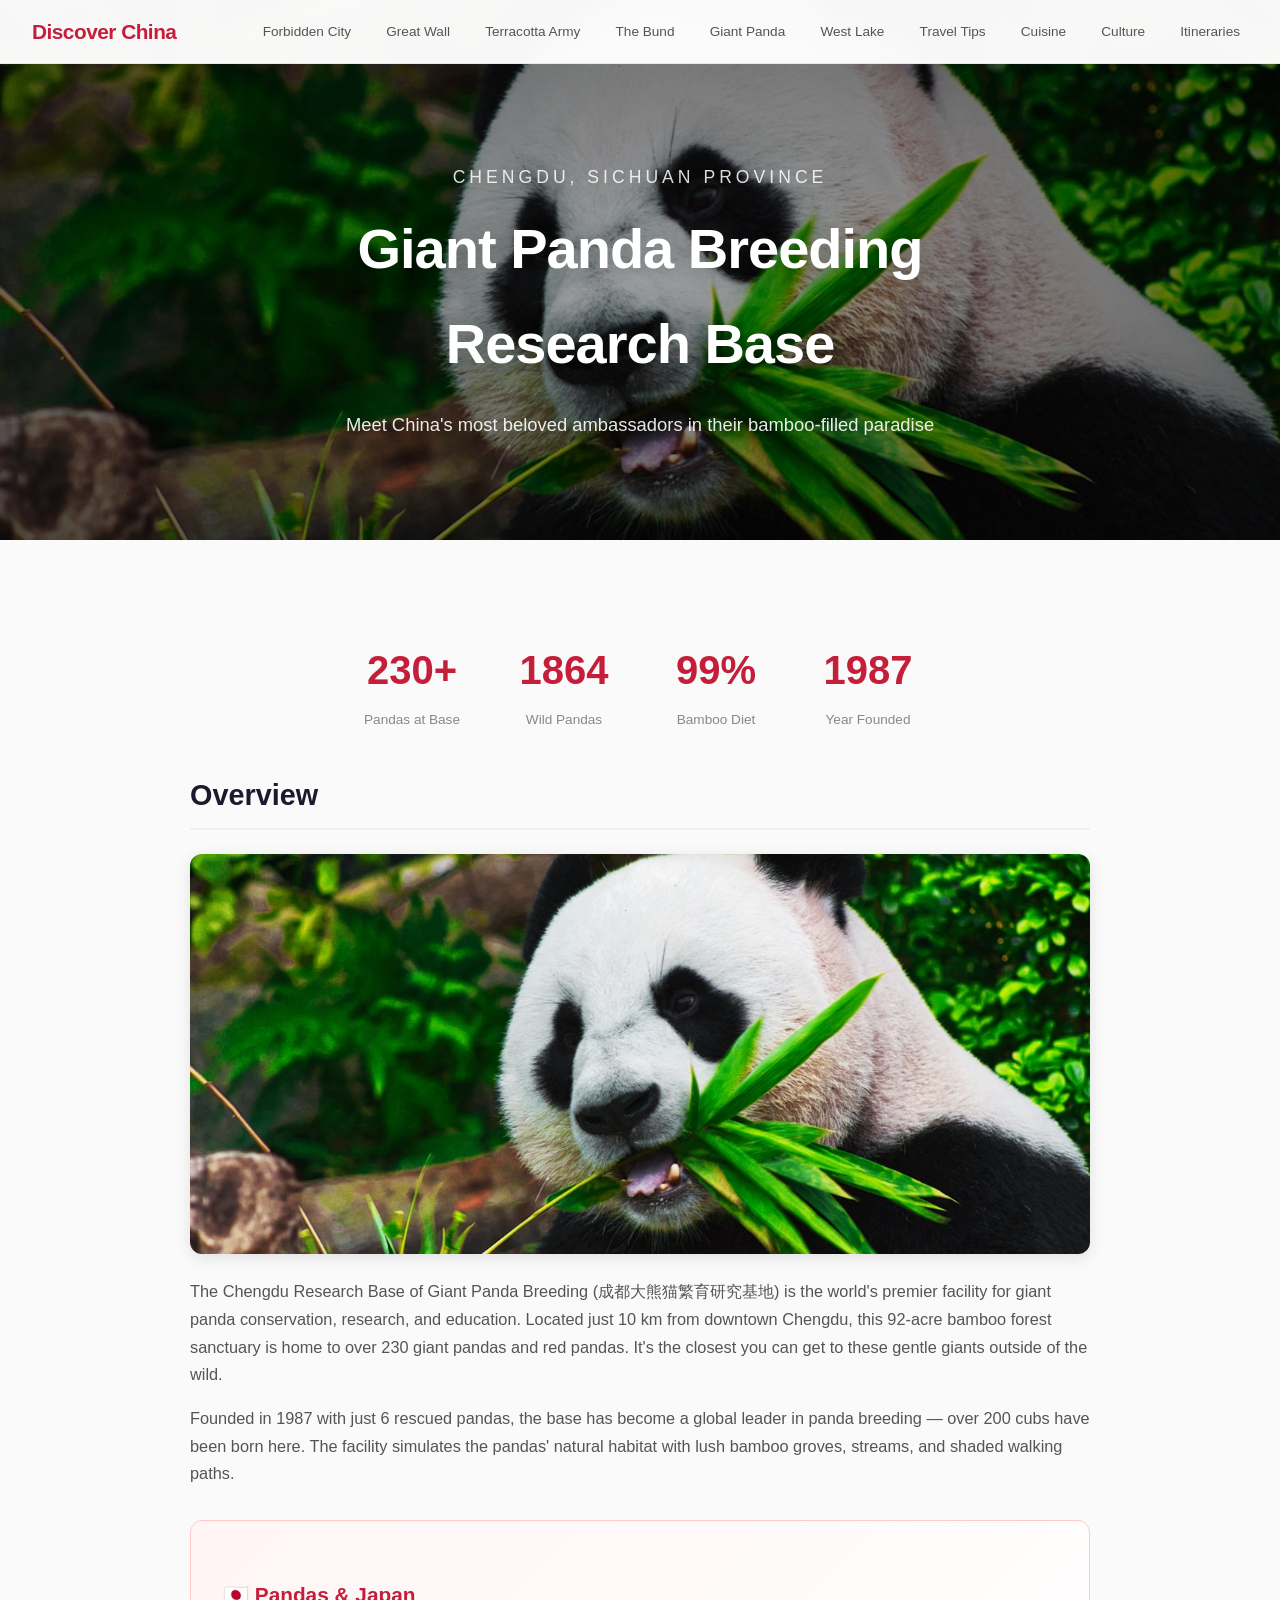
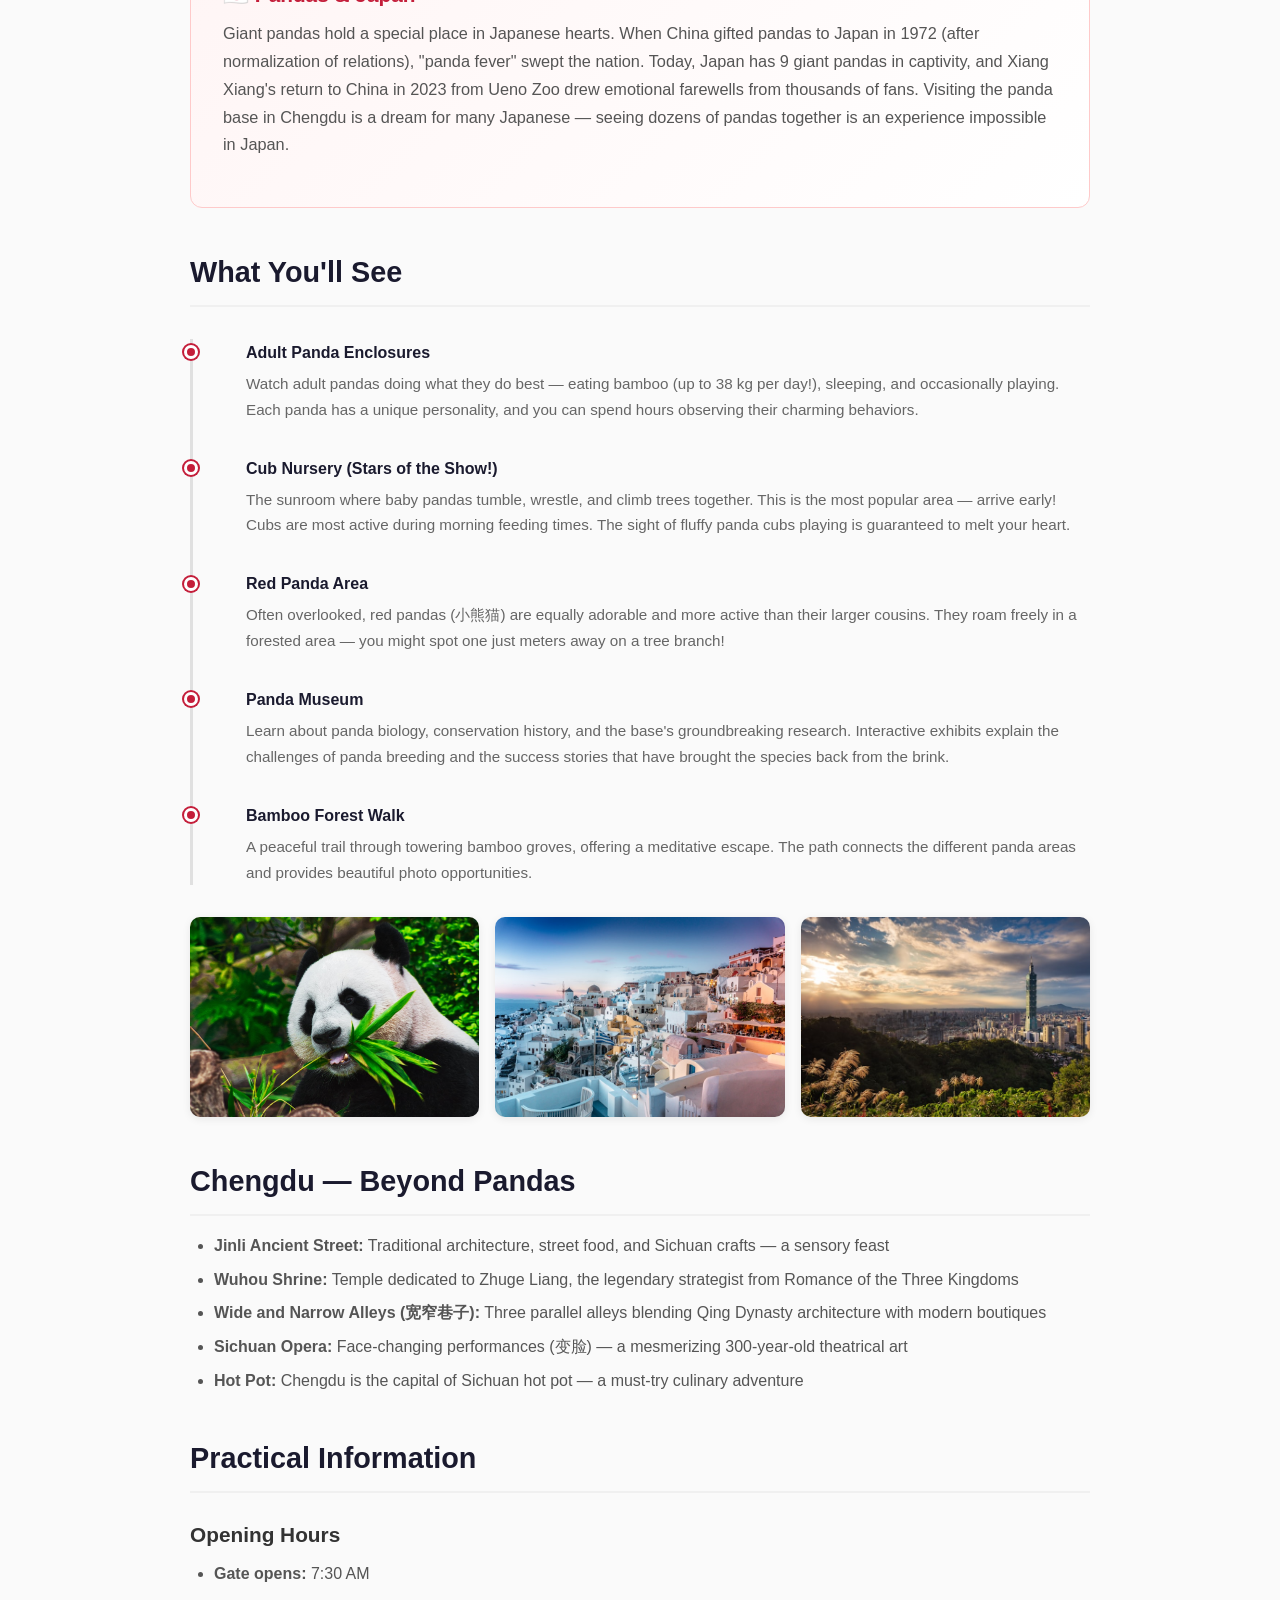
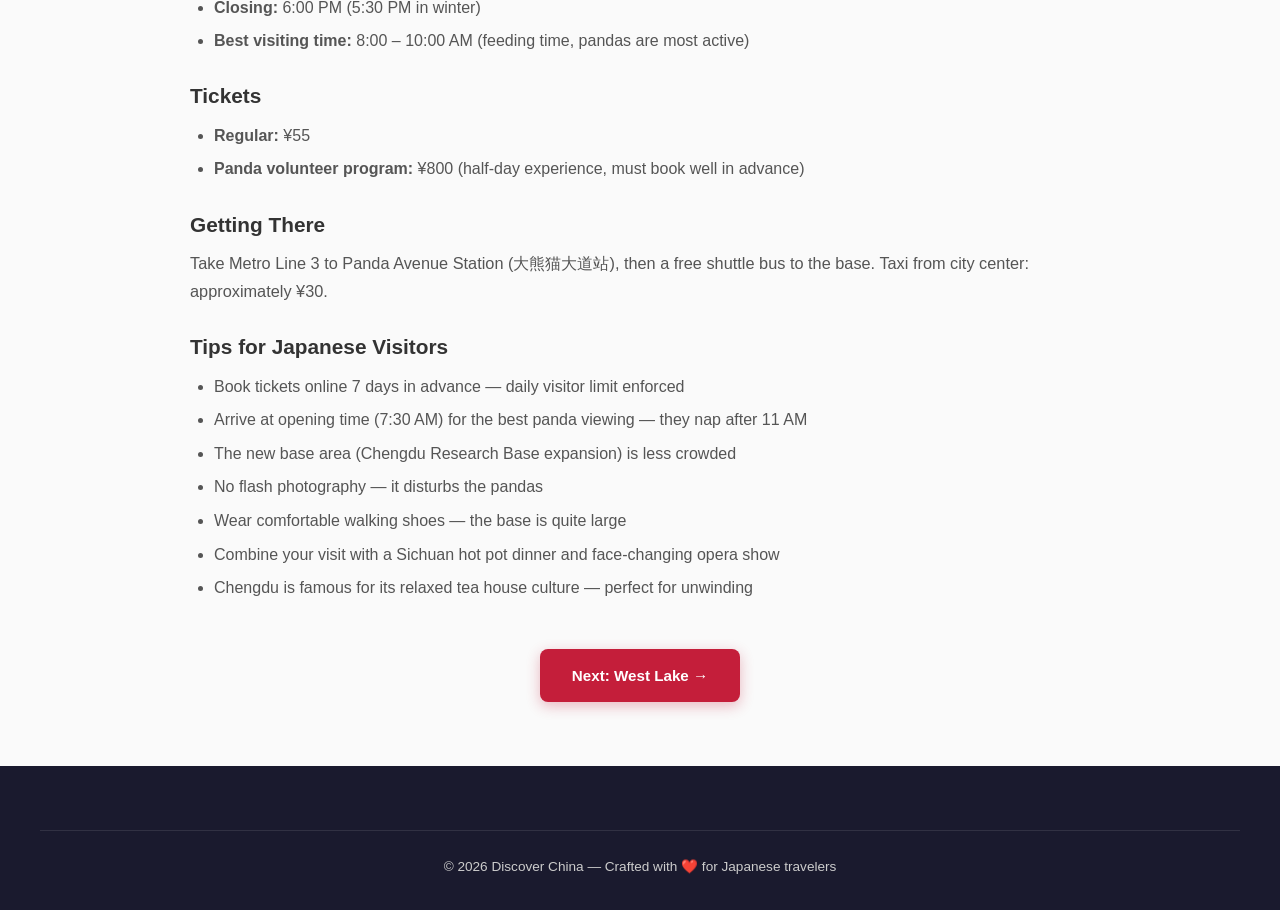
<file: panda-base.html>
<!DOCTYPE html>
<html lang="en">
<head>
    <meta charset="UTF-8">
    <meta name="viewport" content="width=device-width, initial-scale=1.0">
    <title>Giant Panda Base — Discover China</title>
    <link rel="stylesheet" href="style.css">
</head>
<body>
    <nav class="navbar">
        <a href="index.html" class="nav-logo">Discover China</a>
        <div class="nav-links">
            <a href="forbidden-city.html">Forbidden City</a>
            <a href="great-wall.html">Great Wall</a>
            <a href="terracotta.html">Terracotta Army</a>
            <a href="the-bund.html">The Bund</a>
            <a href="panda-base.html">Giant Panda</a>
            <a href="west-lake.html">West Lake</a>
            <a href="travel-tips.html">Travel Tips</a>
            <a href="cuisine.html">Cuisine</a>
            <a href="culture.html">Culture</a>
            <a href="itineraries.html">Itineraries</a>
        </div>
        <button class="nav-toggle" onclick="document.querySelector('.nav-links').classList.toggle('show')">☰</button>
    </nav>

    <section class="page-hero" style="background-image: url('images/panda.jpg');">
        <div class="hero-overlay"></div>
        <div class="hero-content">
            <p class="hero-subtitle">Chengdu, Sichuan Province</p>
            <h1>Giant Panda Breeding Research Base</h1>
            <p class="hero-desc">Meet China's most beloved ambassadors in their bamboo-filled paradise</p>
        </div>
    </section>

    <section class="content-section">
        <div class="container">
            <div class="stats-row">
                <div class="stat-item"><div class="stat-number">230+</div><div class="stat-label">Pandas at Base</div></div>
                <div class="stat-item"><div class="stat-number">1864</div><div class="stat-label">Wild Pandas</div></div>
                <div class="stat-item"><div class="stat-number">99%</div><div class="stat-label">Bamboo Diet</div></div>
                <div class="stat-item"><div class="stat-number">1987</div><div class="stat-label">Year Founded</div></div>
            </div>

            <h2>Overview</h2>
            <img src="images/panda.jpg" alt="Giant panda eating bamboo" class="content-img" style="max-height: 400px; object-fit: cover;">
            <p>The Chengdu Research Base of Giant Panda Breeding (成都大熊猫繁育研究基地) is the world's premier facility for giant panda conservation, research, and education. Located just 10 km from downtown Chengdu, this 92-acre bamboo forest sanctuary is home to over 230 giant pandas and red pandas. It's the closest you can get to these gentle giants outside of the wild.</p>
            <p>Founded in 1987 with just 6 rescued pandas, the base has become a global leader in panda breeding — over 200 cubs have been born here. The facility simulates the pandas' natural habitat with lush bamboo groves, streams, and shaded walking paths.</p>

            <div class="highlight-box">
                <h3>🇯🇵 Pandas & Japan</h3>
                <p>Giant pandas hold a special place in Japanese hearts. When China gifted pandas to Japan in 1972 (after normalization of relations), "panda fever" swept the nation. Today, Japan has 9 giant pandas in captivity, and Xiang Xiang's return to China in 2023 from Ueno Zoo drew emotional farewells from thousands of fans. Visiting the panda base in Chengdu is a dream for many Japanese — seeing dozens of pandas together is an experience impossible in Japan.</p>
            </div>

            <h2>What You'll See</h2>

            <div class="timeline">
                <div class="timeline-item">
                    <h4>Adult Panda Enclosures</h4>
                    <p>Watch adult pandas doing what they do best — eating bamboo (up to 38 kg per day!), sleeping, and occasionally playing. Each panda has a unique personality, and you can spend hours observing their charming behaviors.</p>
                </div>
                <div class="timeline-item">
                    <h4>Cub Nursery (Stars of the Show!)</h4>
                    <p>The sunroom where baby pandas tumble, wrestle, and climb trees together. This is the most popular area — arrive early! Cubs are most active during morning feeding times. The sight of fluffy panda cubs playing is guaranteed to melt your heart.</p>
                </div>
                <div class="timeline-item">
                    <h4>Red Panda Area</h4>
                    <p>Often overlooked, red pandas (小熊猫) are equally adorable and more active than their larger cousins. They roam freely in a forested area — you might spot one just meters away on a tree branch!</p>
                </div>
                <div class="timeline-item">
                    <h4>Panda Museum</h4>
                    <p>Learn about panda biology, conservation history, and the base's groundbreaking research. Interactive exhibits explain the challenges of panda breeding and the success stories that have brought the species back from the brink.</p>
                </div>
                <div class="timeline-item">
                    <h4>Bamboo Forest Walk</h4>
                    <p>A peaceful trail through towering bamboo groves, offering a meditative escape. The path connects the different panda areas and provides beautiful photo opportunities.</p>
                </div>
            </div>

            <div class="content-img-row">
                <img src="images/panda.jpg" alt="Adult giant panda">
                <img src="images/panda-cub.jpg" alt="Panda cub playing">
                <img src="images/chinese-garden.jpg" alt="Bamboo forest at the base">
            </div>

            <h2>Chengdu — Beyond Pandas</h2>
            <ul>
                <li><strong>Jinli Ancient Street:</strong> Traditional architecture, street food, and Sichuan crafts — a sensory feast</li>
                <li><strong>Wuhou Shrine:</strong> Temple dedicated to Zhuge Liang, the legendary strategist from Romance of the Three Kingdoms</li>
                <li><strong>Wide and Narrow Alleys (宽窄巷子):</strong> Three parallel alleys blending Qing Dynasty architecture with modern boutiques</li>
                <li><strong>Sichuan Opera:</strong> Face-changing performances (变脸) — a mesmerizing 300-year-old theatrical art</li>
                <li><strong>Hot Pot:</strong> Chengdu is the capital of Sichuan hot pot — a must-try culinary adventure</li>
            </ul>

            <h2>Practical Information</h2>
            <h3>Opening Hours</h3>
            <ul>
                <li><strong>Gate opens:</strong> 7:30 AM</li>
                <li><strong>Closing:</strong> 6:00 PM (5:30 PM in winter)</li>
                <li><strong>Best visiting time:</strong> 8:00 – 10:00 AM (feeding time, pandas are most active)</li>
            </ul>

            <h3>Tickets</h3>
            <ul>
                <li><strong>Regular:</strong> ¥55</li>
                <li><strong>Panda volunteer program:</strong> ¥800 (half-day experience, must book well in advance)</li>
            </ul>

            <h3>Getting There</h3>
            <p>Take Metro Line 3 to Panda Avenue Station (大熊猫大道站), then a free shuttle bus to the base. Taxi from city center: approximately ¥30.</p>

            <h3>Tips for Japanese Visitors</h3>
            <ul>
                <li>Book tickets online 7 days in advance — daily visitor limit enforced</li>
                <li>Arrive at opening time (7:30 AM) for the best panda viewing — they nap after 11 AM</li>
                <li>The new base area (Chengdu Research Base expansion) is less crowded</li>
                <li>No flash photography — it disturbs the pandas</li>
                <li>Wear comfortable walking shoes — the base is quite large</li>
                <li>Combine your visit with a Sichuan hot pot dinner and face-changing opera show</li>
                <li>Chengdu is famous for its relaxed tea house culture — perfect for unwinding</li>
            </ul>

            <div style="text-align: center; margin-top: 3rem;">
                <a href="west-lake.html" class="btn btn-primary">Next: West Lake →</a>
            </div>
        </div>
    </section>

    <footer class="footer">
        <div class="container">
            <div class="footer-bottom">
                <p>&copy; 2026 Discover China — Crafted with ❤️ for Japanese travelers</p>
            </div>
        </div>
    </footer>
</body>
</html>
</file>
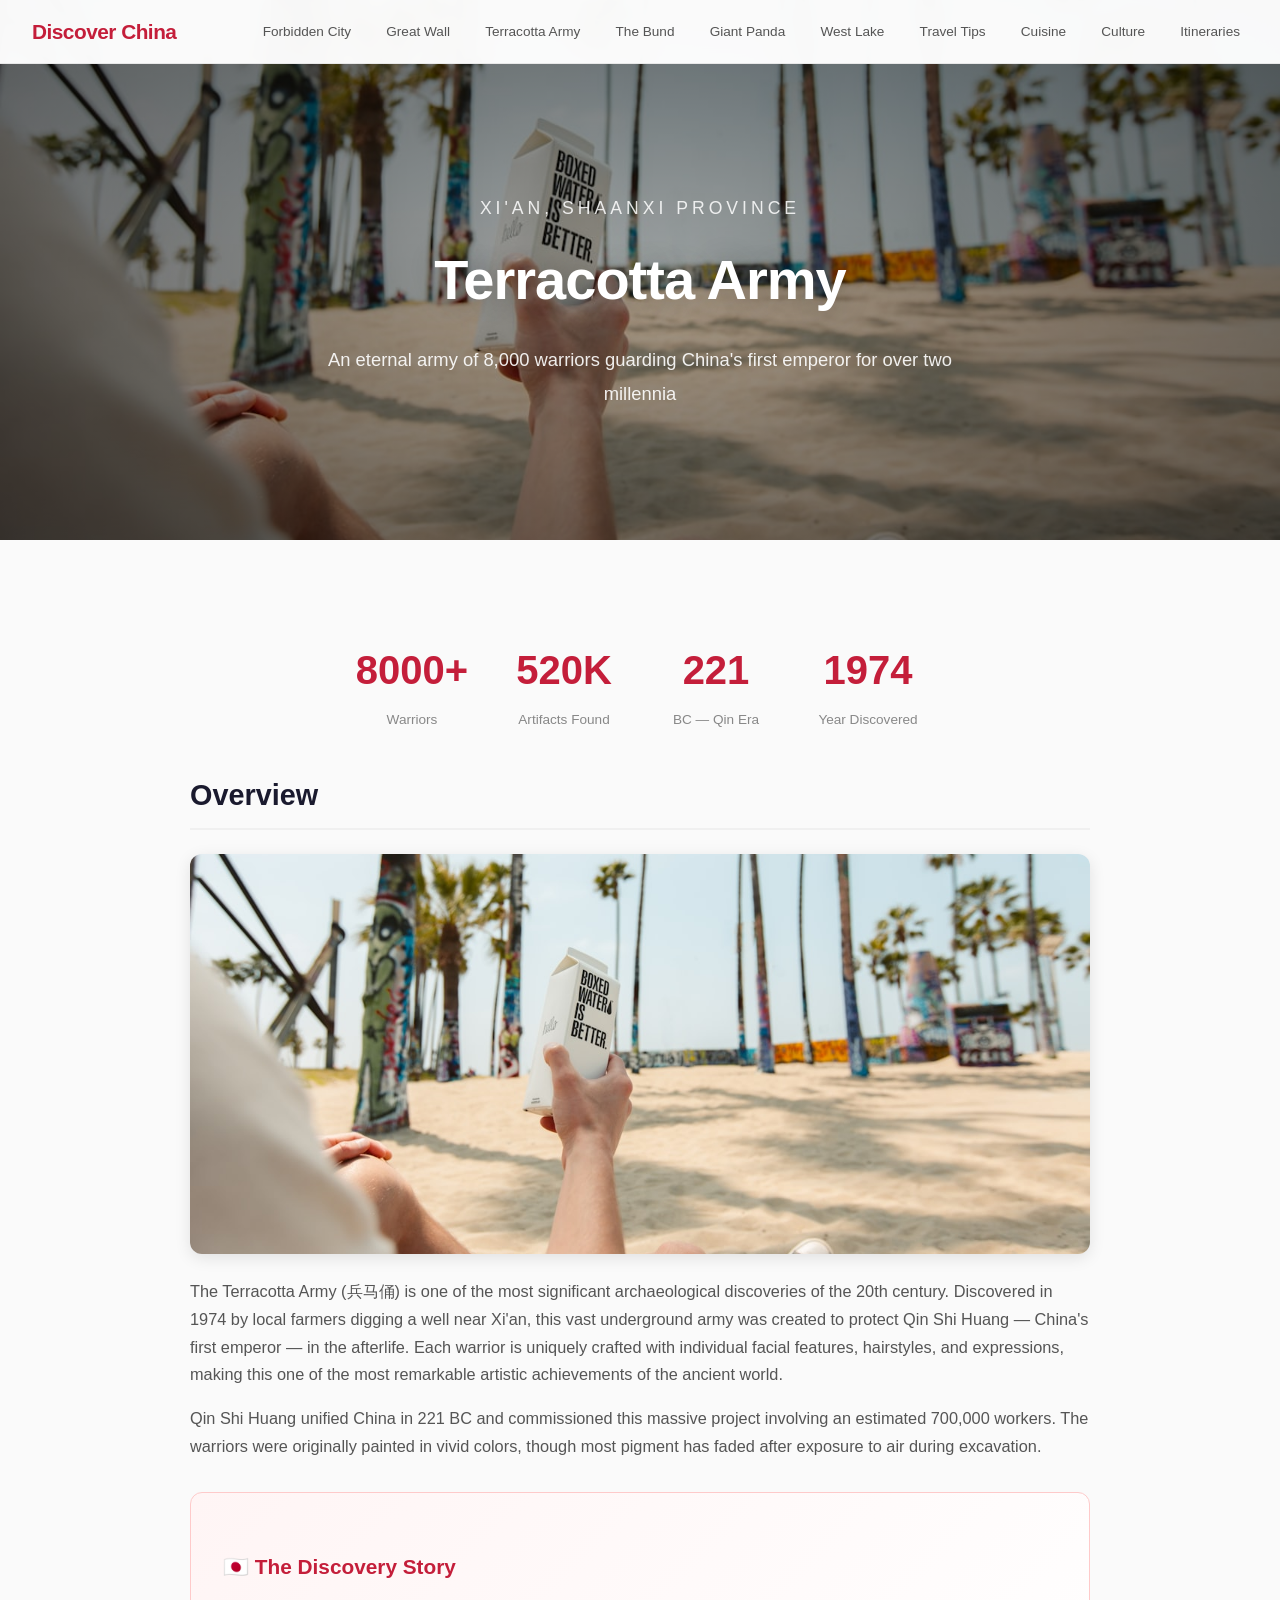
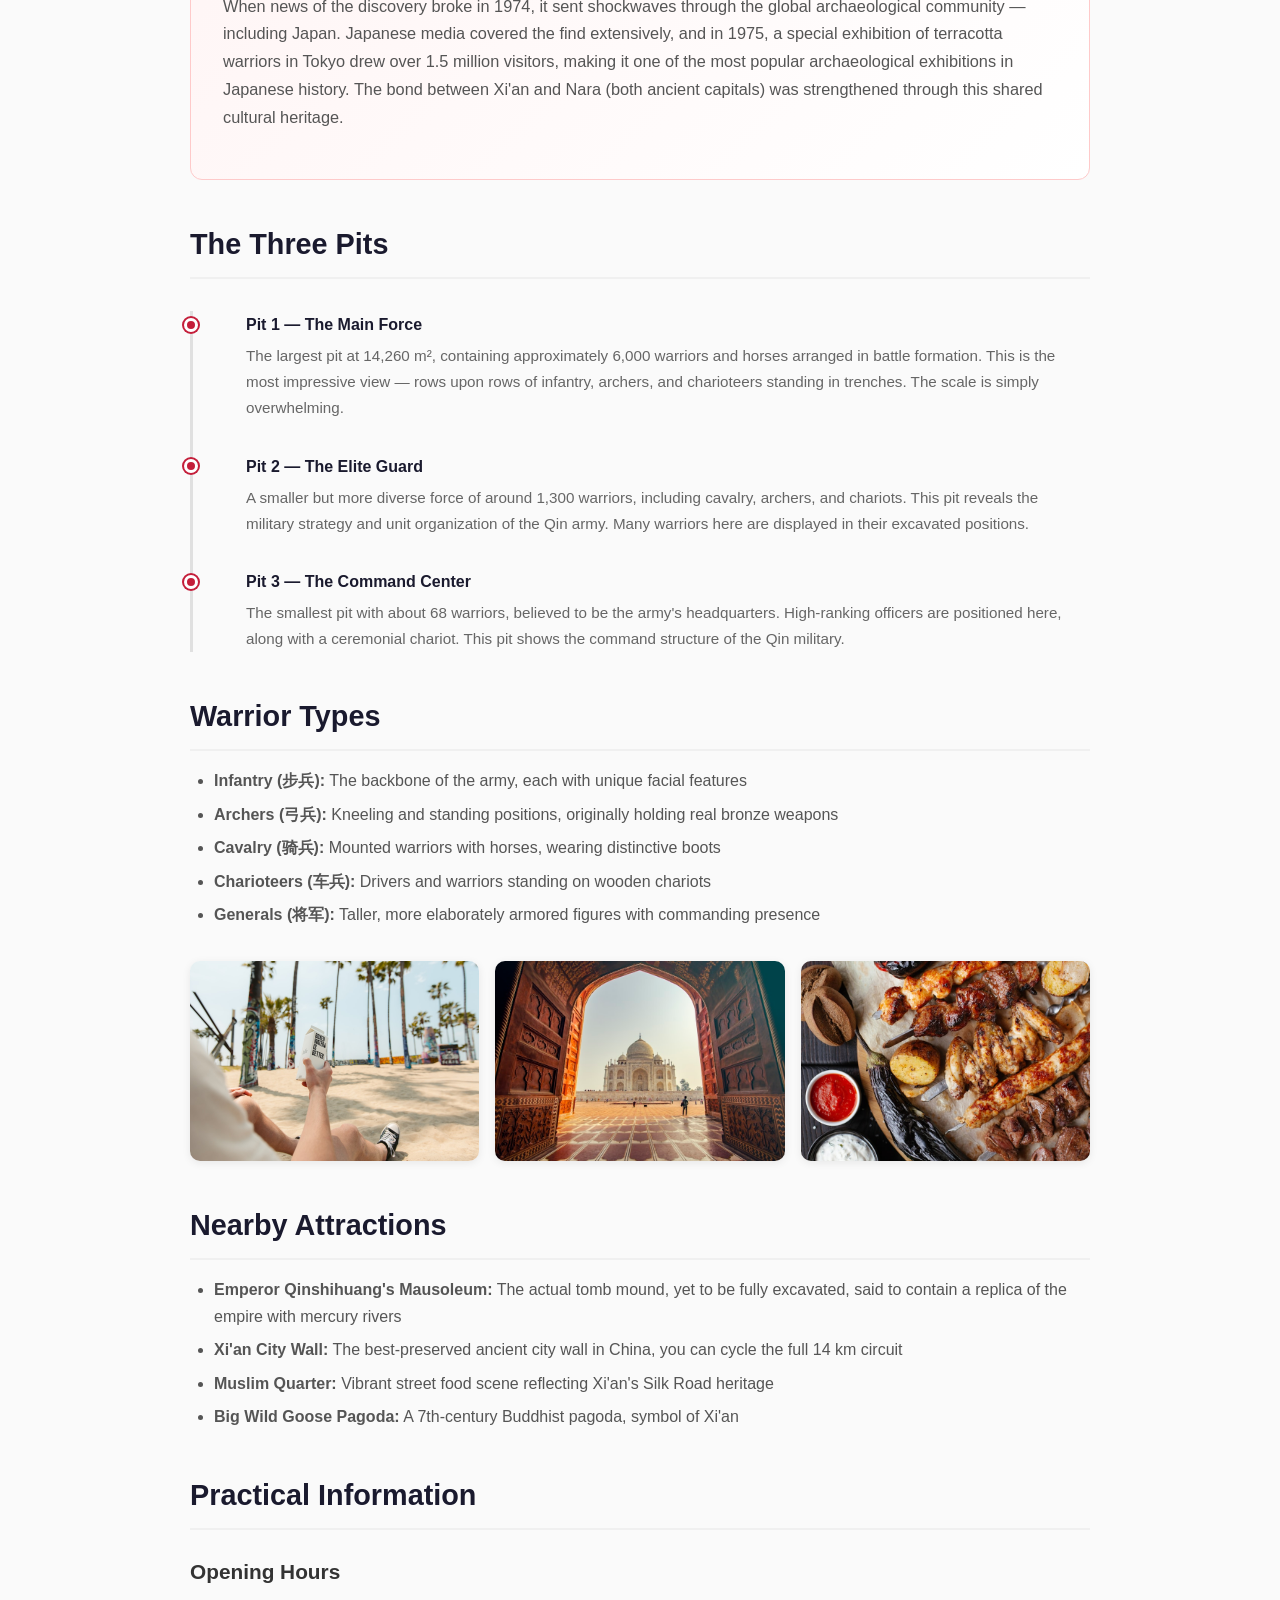
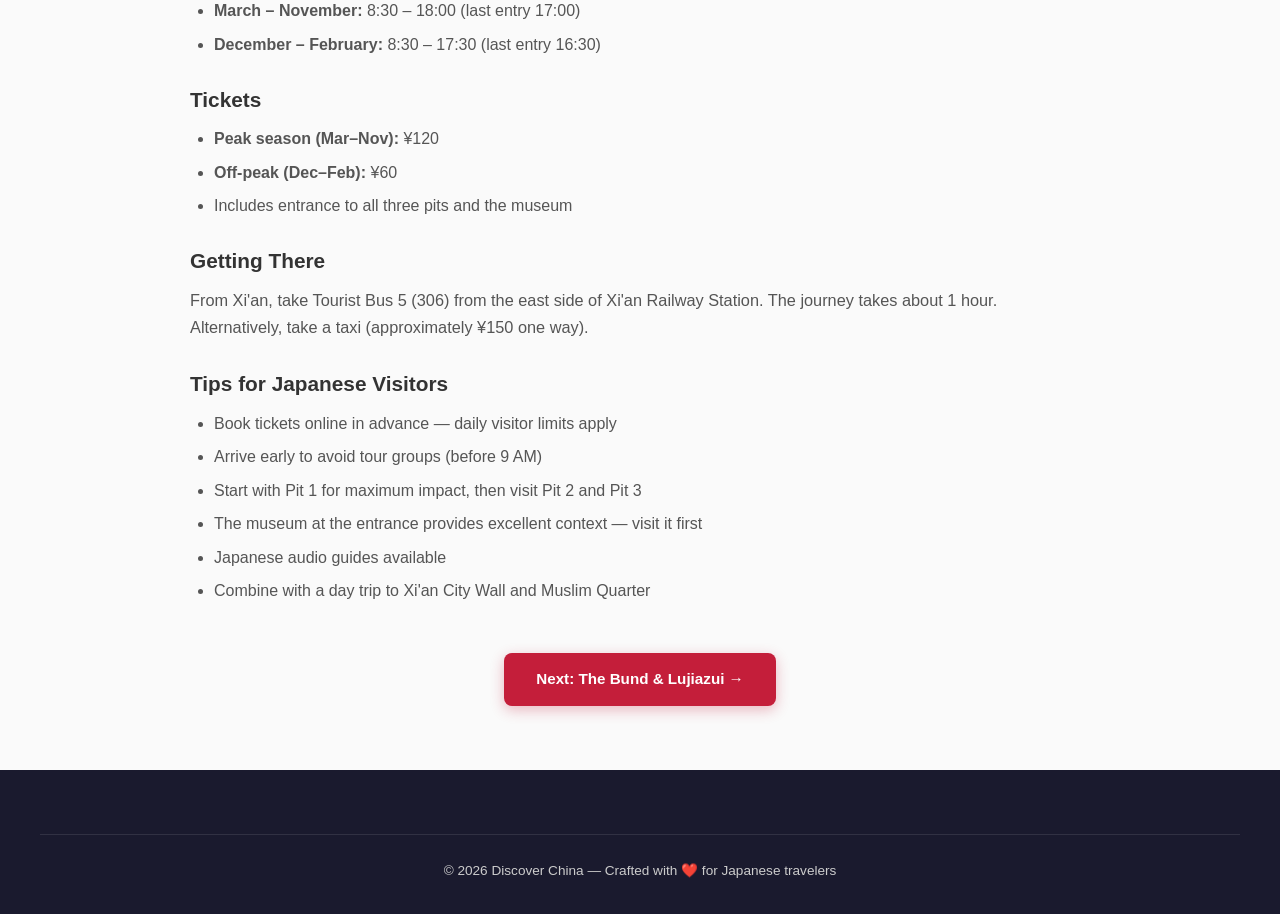
<file: terracotta.html>
<!DOCTYPE html>
<html lang="en">
<head>
    <meta charset="UTF-8">
    <meta name="viewport" content="width=device-width, initial-scale=1.0">
    <title>Terracotta Army — Discover China</title>
    <link rel="stylesheet" href="style.css">
</head>
<body>
    <nav class="navbar">
        <a href="index.html" class="nav-logo">Discover China</a>
        <div class="nav-links">
            <a href="forbidden-city.html">Forbidden City</a>
            <a href="great-wall.html">Great Wall</a>
            <a href="terracotta.html">Terracotta Army</a>
            <a href="the-bund.html">The Bund</a>
            <a href="panda-base.html">Giant Panda</a>
            <a href="west-lake.html">West Lake</a>
            <a href="travel-tips.html">Travel Tips</a>
            <a href="cuisine.html">Cuisine</a>
            <a href="culture.html">Culture</a>
            <a href="itineraries.html">Itineraries</a>
        </div>
        <button class="nav-toggle" onclick="document.querySelector('.nav-links').classList.toggle('show')">☰</button>
    </nav>

    <section class="page-hero" style="background-image: url('images/terracotta.jpg');">
        <div class="hero-overlay"></div>
        <div class="hero-content">
            <p class="hero-subtitle">Xi'an, Shaanxi Province</p>
            <h1>Terracotta Army</h1>
            <p class="hero-desc">An eternal army of 8,000 warriors guarding China's first emperor for over two millennia</p>
        </div>
    </section>

    <section class="content-section">
        <div class="container">
            <div class="stats-row">
                <div class="stat-item"><div class="stat-number">8000+</div><div class="stat-label">Warriors</div></div>
                <div class="stat-item"><div class="stat-number">520K</div><div class="stat-label">Artifacts Found</div></div>
                <div class="stat-item"><div class="stat-number">221</div><div class="stat-label">BC — Qin Era</div></div>
                <div class="stat-item"><div class="stat-number">1974</div><div class="stat-label">Year Discovered</div></div>
            </div>

            <h2>Overview</h2>
            <img src="images/terracotta.jpg" alt="Terracotta warriors standing in formation" class="content-img" style="max-height: 400px; object-fit: cover;">
            <p>The Terracotta Army (兵马俑) is one of the most significant archaeological discoveries of the 20th century. Discovered in 1974 by local farmers digging a well near Xi'an, this vast underground army was created to protect Qin Shi Huang — China's first emperor — in the afterlife. Each warrior is uniquely crafted with individual facial features, hairstyles, and expressions, making this one of the most remarkable artistic achievements of the ancient world.</p>
            <p>Qin Shi Huang unified China in 221 BC and commissioned this massive project involving an estimated 700,000 workers. The warriors were originally painted in vivid colors, though most pigment has faded after exposure to air during excavation.</p>

            <div class="highlight-box">
                <h3>🇯🇵 The Discovery Story</h3>
                <p>When news of the discovery broke in 1974, it sent shockwaves through the global archaeological community — including Japan. Japanese media covered the find extensively, and in 1975, a special exhibition of terracotta warriors in Tokyo drew over 1.5 million visitors, making it one of the most popular archaeological exhibitions in Japanese history. The bond between Xi'an and Nara (both ancient capitals) was strengthened through this shared cultural heritage.</p>
            </div>

            <h2>The Three Pits</h2>

            <div class="timeline">
                <div class="timeline-item">
                    <h4>Pit 1 — The Main Force</h4>
                    <p>The largest pit at 14,260 m², containing approximately 6,000 warriors and horses arranged in battle formation. This is the most impressive view — rows upon rows of infantry, archers, and charioteers standing in trenches. The scale is simply overwhelming.</p>
                </div>
                <div class="timeline-item">
                    <h4>Pit 2 — The Elite Guard</h4>
                    <p>A smaller but more diverse force of around 1,300 warriors, including cavalry, archers, and chariots. This pit reveals the military strategy and unit organization of the Qin army. Many warriors here are displayed in their excavated positions.</p>
                </div>
                <div class="timeline-item">
                    <h4>Pit 3 — The Command Center</h4>
                    <p>The smallest pit with about 68 warriors, believed to be the army's headquarters. High-ranking officers are positioned here, along with a ceremonial chariot. This pit shows the command structure of the Qin military.</p>
                </div>
            </div>

            <h2>Warrior Types</h2>
            <ul>
                <li><strong>Infantry (步兵):</strong> The backbone of the army, each with unique facial features</li>
                <li><strong>Archers (弓兵):</strong> Kneeling and standing positions, originally holding real bronze weapons</li>
                <li><strong>Cavalry (骑兵):</strong> Mounted warriors with horses, wearing distinctive boots</li>
                <li><strong>Charioteers (车兵):</strong> Drivers and warriors standing on wooden chariots</li>
                <li><strong>Generals (将军):</strong> Taller, more elaborately armored figures with commanding presence</li>
            </ul>

            <div class="content-img-row">
                <img src="images/terracotta.jpg" alt="Close-up of terracotta warriors">
                <img src="images/chinese-temple.jpg" alt="Xi'an ancient architecture">
                <img src="images/chinese-food.jpg" alt="Xi'an street food">
            </div>

            <h2>Nearby Attractions</h2>
            <ul>
                <li><strong>Emperor Qinshihuang's Mausoleum:</strong> The actual tomb mound, yet to be fully excavated, said to contain a replica of the empire with mercury rivers</li>
                <li><strong>Xi'an City Wall:</strong> The best-preserved ancient city wall in China, you can cycle the full 14 km circuit</li>
                <li><strong>Muslim Quarter:</strong> Vibrant street food scene reflecting Xi'an's Silk Road heritage</li>
                <li><strong>Big Wild Goose Pagoda:</strong> A 7th-century Buddhist pagoda, symbol of Xi'an</li>
            </ul>

            <h2>Practical Information</h2>
            <h3>Opening Hours</h3>
            <ul>
                <li><strong>March – November:</strong> 8:30 – 18:00 (last entry 17:00)</li>
                <li><strong>December – February:</strong> 8:30 – 17:30 (last entry 16:30)</li>
            </ul>

            <h3>Tickets</h3>
            <ul>
                <li><strong>Peak season (Mar–Nov):</strong> ¥120</li>
                <li><strong>Off-peak (Dec–Feb):</strong> ¥60</li>
                <li>Includes entrance to all three pits and the museum</li>
            </ul>

            <h3>Getting There</h3>
            <p>From Xi'an, take Tourist Bus 5 (306) from the east side of Xi'an Railway Station. The journey takes about 1 hour. Alternatively, take a taxi (approximately ¥150 one way).</p>

            <h3>Tips for Japanese Visitors</h3>
            <ul>
                <li>Book tickets online in advance — daily visitor limits apply</li>
                <li>Arrive early to avoid tour groups (before 9 AM)</li>
                <li>Start with Pit 1 for maximum impact, then visit Pit 2 and Pit 3</li>
                <li>The museum at the entrance provides excellent context — visit it first</li>
                <li>Japanese audio guides available</li>
                <li>Combine with a day trip to Xi'an City Wall and Muslim Quarter</li>
            </ul>

            <div style="text-align: center; margin-top: 3rem;">
                <a href="the-bund.html" class="btn btn-primary">Next: The Bund & Lujiazui →</a>
            </div>
        </div>
    </section>

    <footer class="footer">
        <div class="container">
            <div class="footer-bottom">
                <p>&copy; 2026 Discover China — Crafted with ❤️ for Japanese travelers</p>
            </div>
        </div>
    </footer>
</body>
</html>
</file>
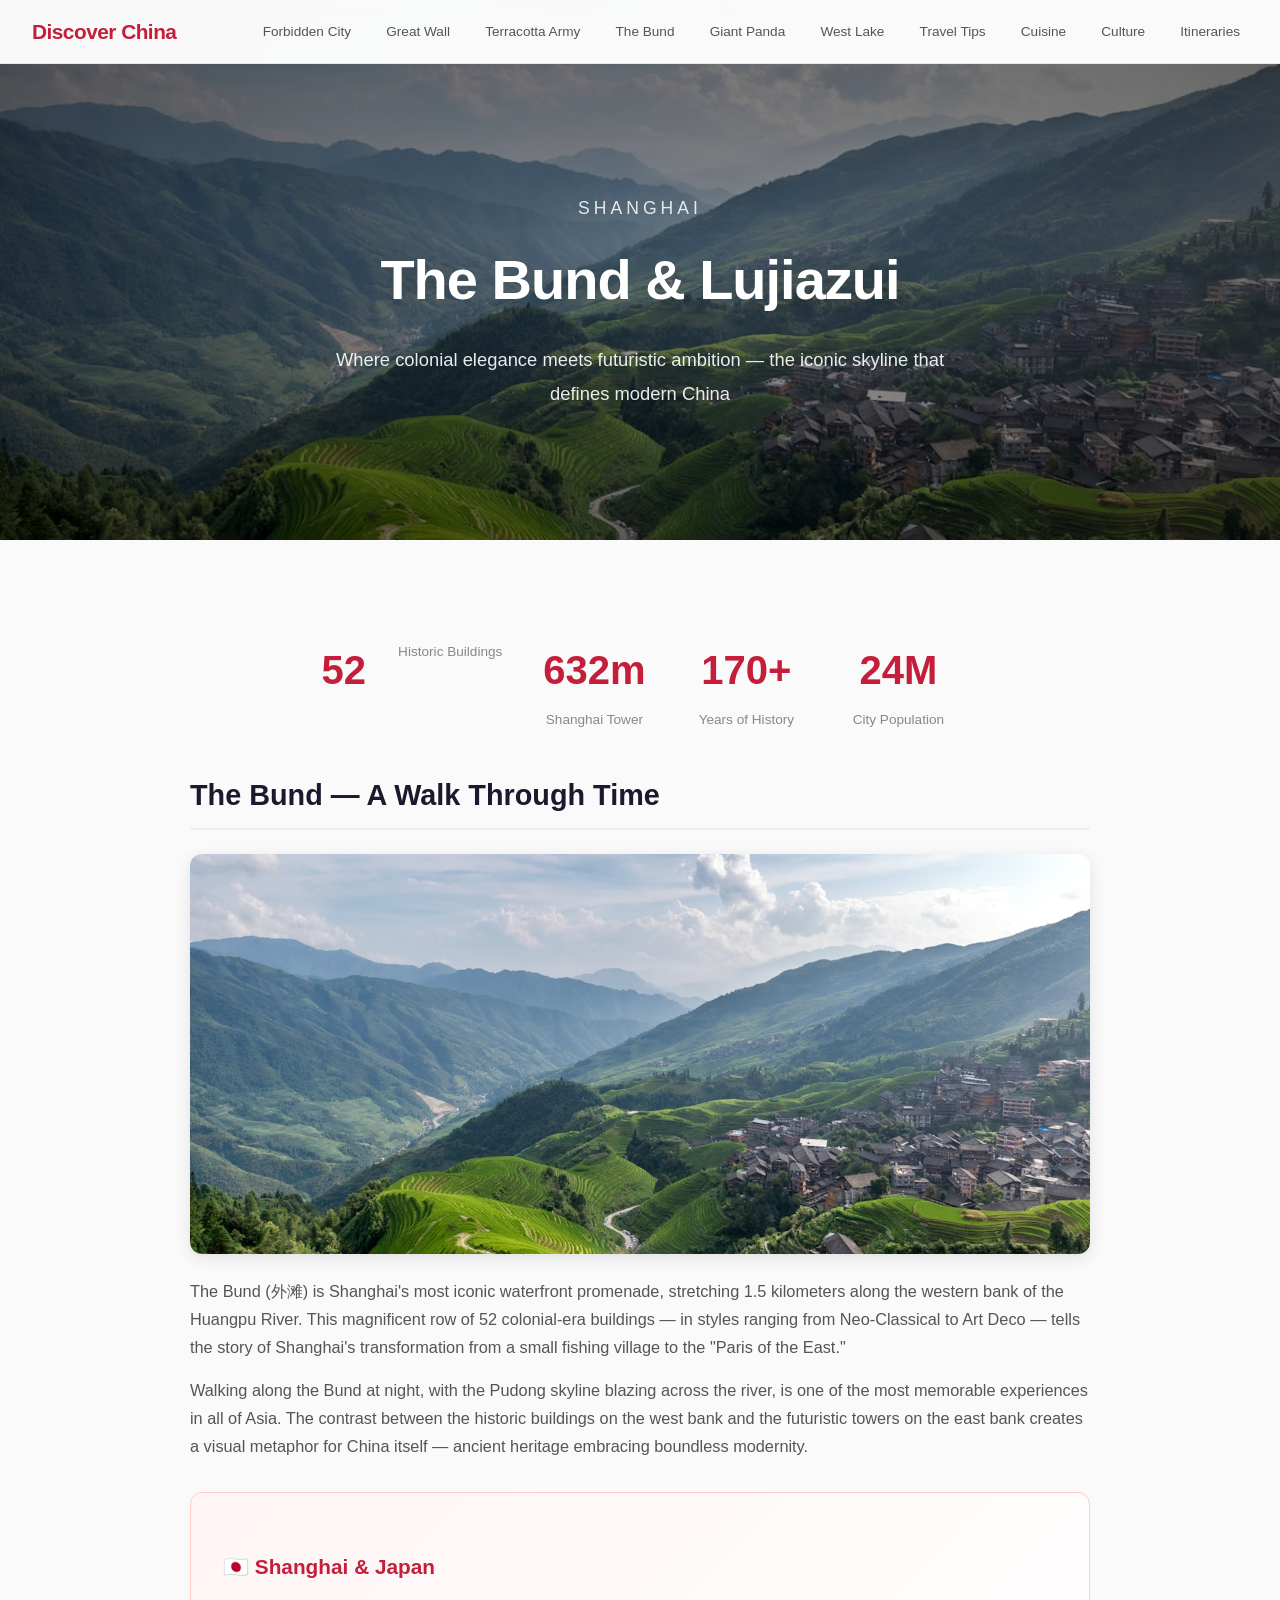
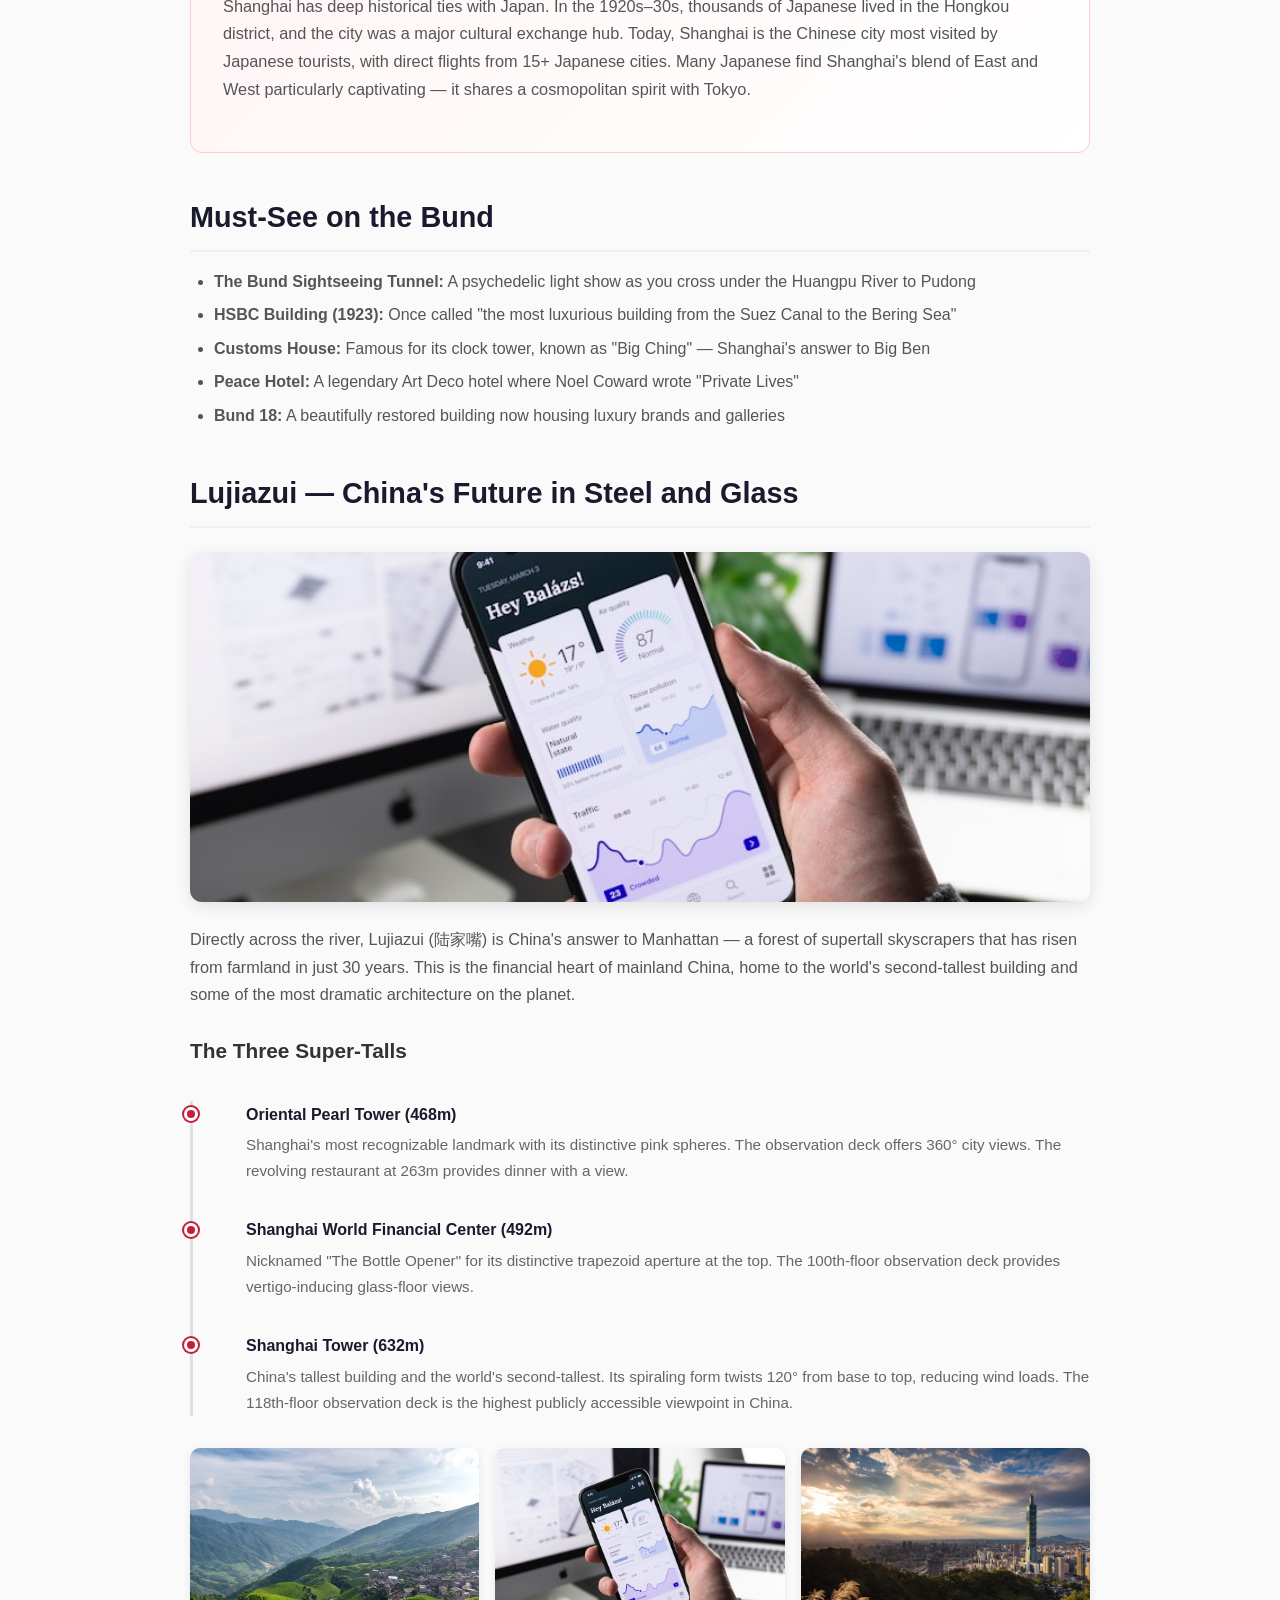
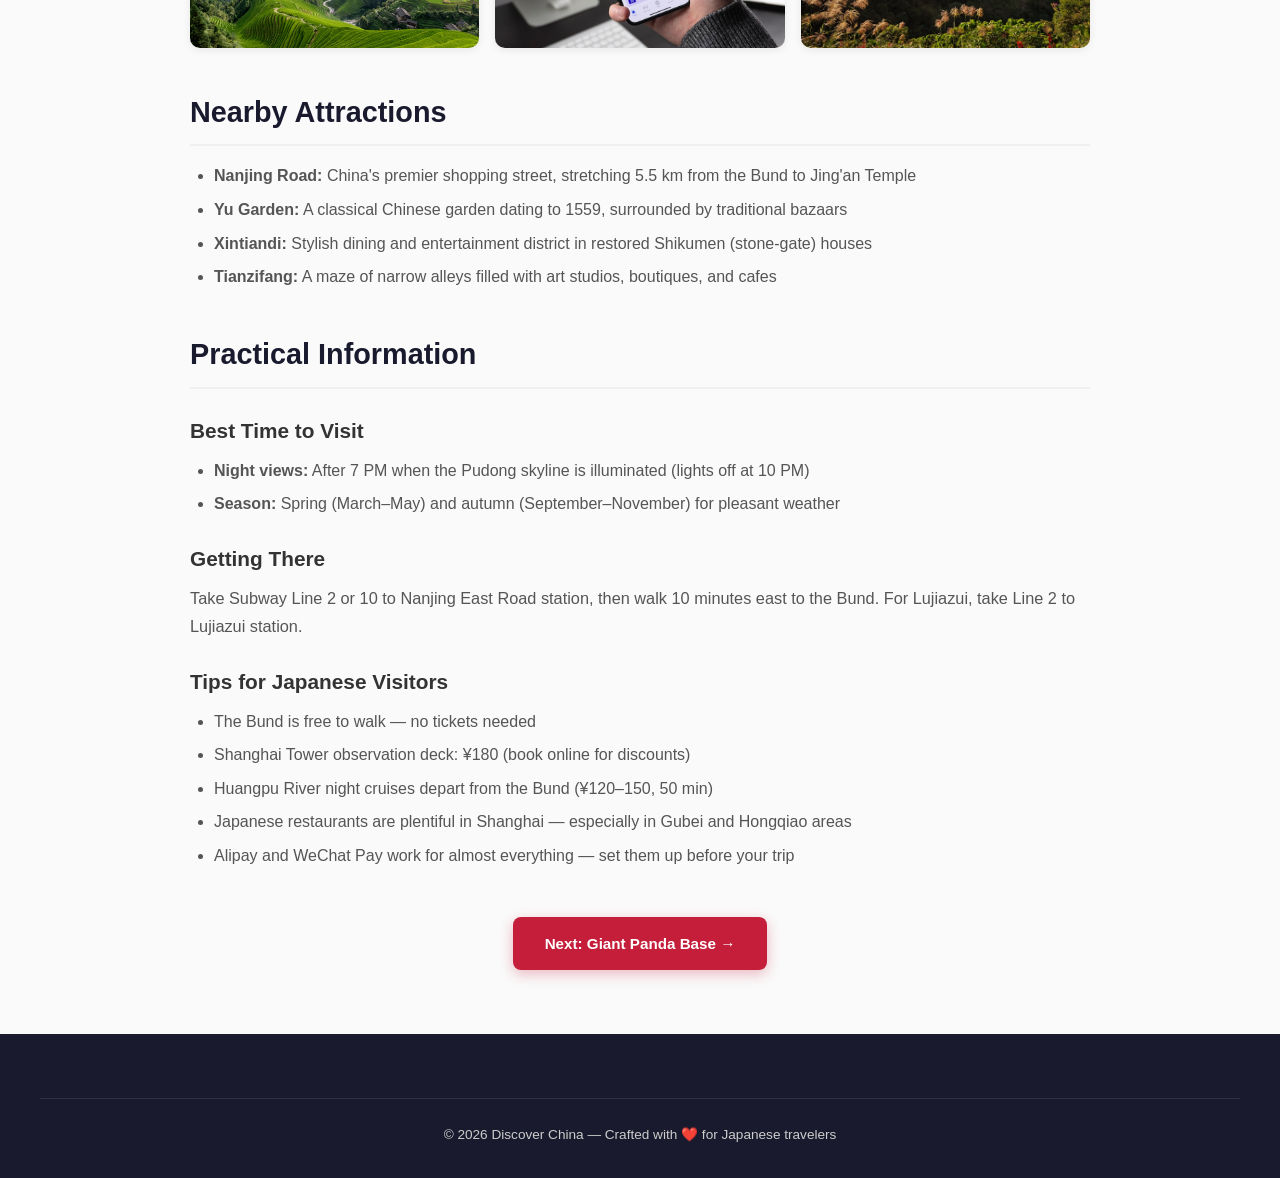
<file: the-bund.html>
<!DOCTYPE html>
<html lang="en">
<head>
    <meta charset="UTF-8">
    <meta name="viewport" content="width=device-width, initial-scale=1.0">
    <title>The Bund & Lujiazui — Discover China</title>
    <link rel="stylesheet" href="style.css">
</head>
<body>
    <nav class="navbar">
        <a href="index.html" class="nav-logo">Discover China</a>
        <div class="nav-links">
            <a href="forbidden-city.html">Forbidden City</a>
            <a href="great-wall.html">Great Wall</a>
            <a href="terracotta.html">Terracotta Army</a>
            <a href="the-bund.html">The Bund</a>
            <a href="panda-base.html">Giant Panda</a>
            <a href="west-lake.html">West Lake</a>
            <a href="travel-tips.html">Travel Tips</a>
            <a href="cuisine.html">Cuisine</a>
            <a href="culture.html">Culture</a>
            <a href="itineraries.html">Itineraries</a>
        </div>
        <button class="nav-toggle" onclick="document.querySelector('.nav-links').classList.toggle('show')">☰</button>
    </nav>

    <section class="page-hero" style="background-image: url('images/the-bund.jpg');">
        <div class="hero-overlay"></div>
        <div class="hero-content">
            <p class="hero-subtitle">Shanghai</p>
            <h1>The Bund & Lujiazui</h1>
            <p class="hero-desc">Where colonial elegance meets futuristic ambition — the iconic skyline that defines modern China</p>
        </div>
    </section>

    <section class="content-section">
        <div class="container">
            <div class="stats-row">
                <div class="stat-number">52</div><div class="stat-label">Historic Buildings</div>
                <div class="stat-item"><div class="stat-number">632m</div><div class="stat-label">Shanghai Tower</div></div>
                <div class="stat-item"><div class="stat-number">170+</div><div class="stat-label">Years of History</div></div>
                <div class="stat-item"><div class="stat-number">24M</div><div class="stat-label">City Population</div></div>
            </div>

            <h2>The Bund — A Walk Through Time</h2>
            <img src="images/the-bund.jpg" alt="Shanghai Bund skyline at night" class="content-img" style="max-height: 400px; object-fit: cover;">
            <p>The Bund (外滩) is Shanghai's most iconic waterfront promenade, stretching 1.5 kilometers along the western bank of the Huangpu River. This magnificent row of 52 colonial-era buildings — in styles ranging from Neo-Classical to Art Deco — tells the story of Shanghai's transformation from a small fishing village to the "Paris of the East."</p>
            <p>Walking along the Bund at night, with the Pudong skyline blazing across the river, is one of the most memorable experiences in all of Asia. The contrast between the historic buildings on the west bank and the futuristic towers on the east bank creates a visual metaphor for China itself — ancient heritage embracing boundless modernity.</p>

            <div class="highlight-box">
                <h3>🇯🇵 Shanghai & Japan</h3>
                <p>Shanghai has deep historical ties with Japan. In the 1920s–30s, thousands of Japanese lived in the Hongkou district, and the city was a major cultural exchange hub. Today, Shanghai is the Chinese city most visited by Japanese tourists, with direct flights from 15+ Japanese cities. Many Japanese find Shanghai's blend of East and West particularly captivating — it shares a cosmopolitan spirit with Tokyo.</p>
            </div>

            <h2>Must-See on the Bund</h2>
            <ul>
                <li><strong>The Bund Sightseeing Tunnel:</strong> A psychedelic light show as you cross under the Huangpu River to Pudong</li>
                <li><strong>HSBC Building (1923):</strong> Once called "the most luxurious building from the Suez Canal to the Bering Sea"</li>
                <li><strong>Customs House:</strong> Famous for its clock tower, known as "Big Ching" — Shanghai's answer to Big Ben</li>
                <li><strong>Peace Hotel:</strong> A legendary Art Deco hotel where Noel Coward wrote "Private Lives"</li>
                <li><strong>Bund 18:</strong> A beautifully restored building now housing luxury brands and galleries</li>
            </ul>

            <h2>Lujiazui — China's Future in Steel and Glass</h2>
            <img src="images/shanghai-tower.jpg" alt="Shanghai Tower and Lujiazui skyscrapers" class="content-img" style="max-height: 350px; object-fit: cover;">
            <p>Directly across the river, Lujiazui (陆家嘴) is China's answer to Manhattan — a forest of supertall skyscrapers that has risen from farmland in just 30 years. This is the financial heart of mainland China, home to the world's second-tallest building and some of the most dramatic architecture on the planet.</p>

            <h3>The Three Super-Talls</h3>
            <div class="timeline">
                <div class="timeline-item">
                    <h4>Oriental Pearl Tower (468m)</h4>
                    <p>Shanghai's most recognizable landmark with its distinctive pink spheres. The observation deck offers 360° city views. The revolving restaurant at 263m provides dinner with a view.</p>
                </div>
                <div class="timeline-item">
                    <h4>Shanghai World Financial Center (492m)</h4>
                    <p>Nicknamed "The Bottle Opener" for its distinctive trapezoid aperture at the top. The 100th-floor observation deck provides vertigo-inducing glass-floor views.</p>
                </div>
                <div class="timeline-item">
                    <h4>Shanghai Tower (632m)</h4>
                    <p>China's tallest building and the world's second-tallest. Its spiraling form twists 120° from base to top, reducing wind loads. The 118th-floor observation deck is the highest publicly accessible viewpoint in China.</p>
                </div>
            </div>

            <div class="content-img-row">
                <img src="images/the-bund.jpg" alt="The Bund at night">
                <img src="images/shanghai-tower.jpg" alt="Shanghai skyscrapers">
                <img src="images/chinese-garden.jpg" alt="Yu Garden Shanghai">
            </div>

            <h2>Nearby Attractions</h2>
            <ul>
                <li><strong>Nanjing Road:</strong> China's premier shopping street, stretching 5.5 km from the Bund to Jing'an Temple</li>
                <li><strong>Yu Garden:</strong> A classical Chinese garden dating to 1559, surrounded by traditional bazaars</li>
                <li><strong>Xintiandi:</strong> Stylish dining and entertainment district in restored Shikumen (stone-gate) houses</li>
                <li><strong>Tianzifang:</strong> A maze of narrow alleys filled with art studios, boutiques, and cafes</li>
            </ul>

            <h2>Practical Information</h2>
            <h3>Best Time to Visit</h3>
            <ul>
                <li><strong>Night views:</strong> After 7 PM when the Pudong skyline is illuminated (lights off at 10 PM)</li>
                <li><strong>Season:</strong> Spring (March–May) and autumn (September–November) for pleasant weather</li>
            </ul>

            <h3>Getting There</h3>
            <p>Take Subway Line 2 or 10 to Nanjing East Road station, then walk 10 minutes east to the Bund. For Lujiazui, take Line 2 to Lujiazui station.</p>

            <h3>Tips for Japanese Visitors</h3>
            <ul>
                <li>The Bund is free to walk — no tickets needed</li>
                <li>Shanghai Tower observation deck: ¥180 (book online for discounts)</li>
                <li>Huangpu River night cruises depart from the Bund (¥120–150, 50 min)</li>
                <li>Japanese restaurants are plentiful in Shanghai — especially in Gubei and Hongqiao areas</li>
                <li>Alipay and WeChat Pay work for almost everything — set them up before your trip</li>
            </ul>

            <div style="text-align: center; margin-top: 3rem;">
                <a href="panda-base.html" class="btn btn-primary">Next: Giant Panda Base →</a>
            </div>
        </div>
    </section>

    <footer class="footer">
        <div class="container">
            <div class="footer-bottom">
                <p>&copy; 2026 Discover China — Crafted with ❤️ for Japanese travelers</p>
            </div>
        </div>
    </footer>
</body>
</html>
</file>
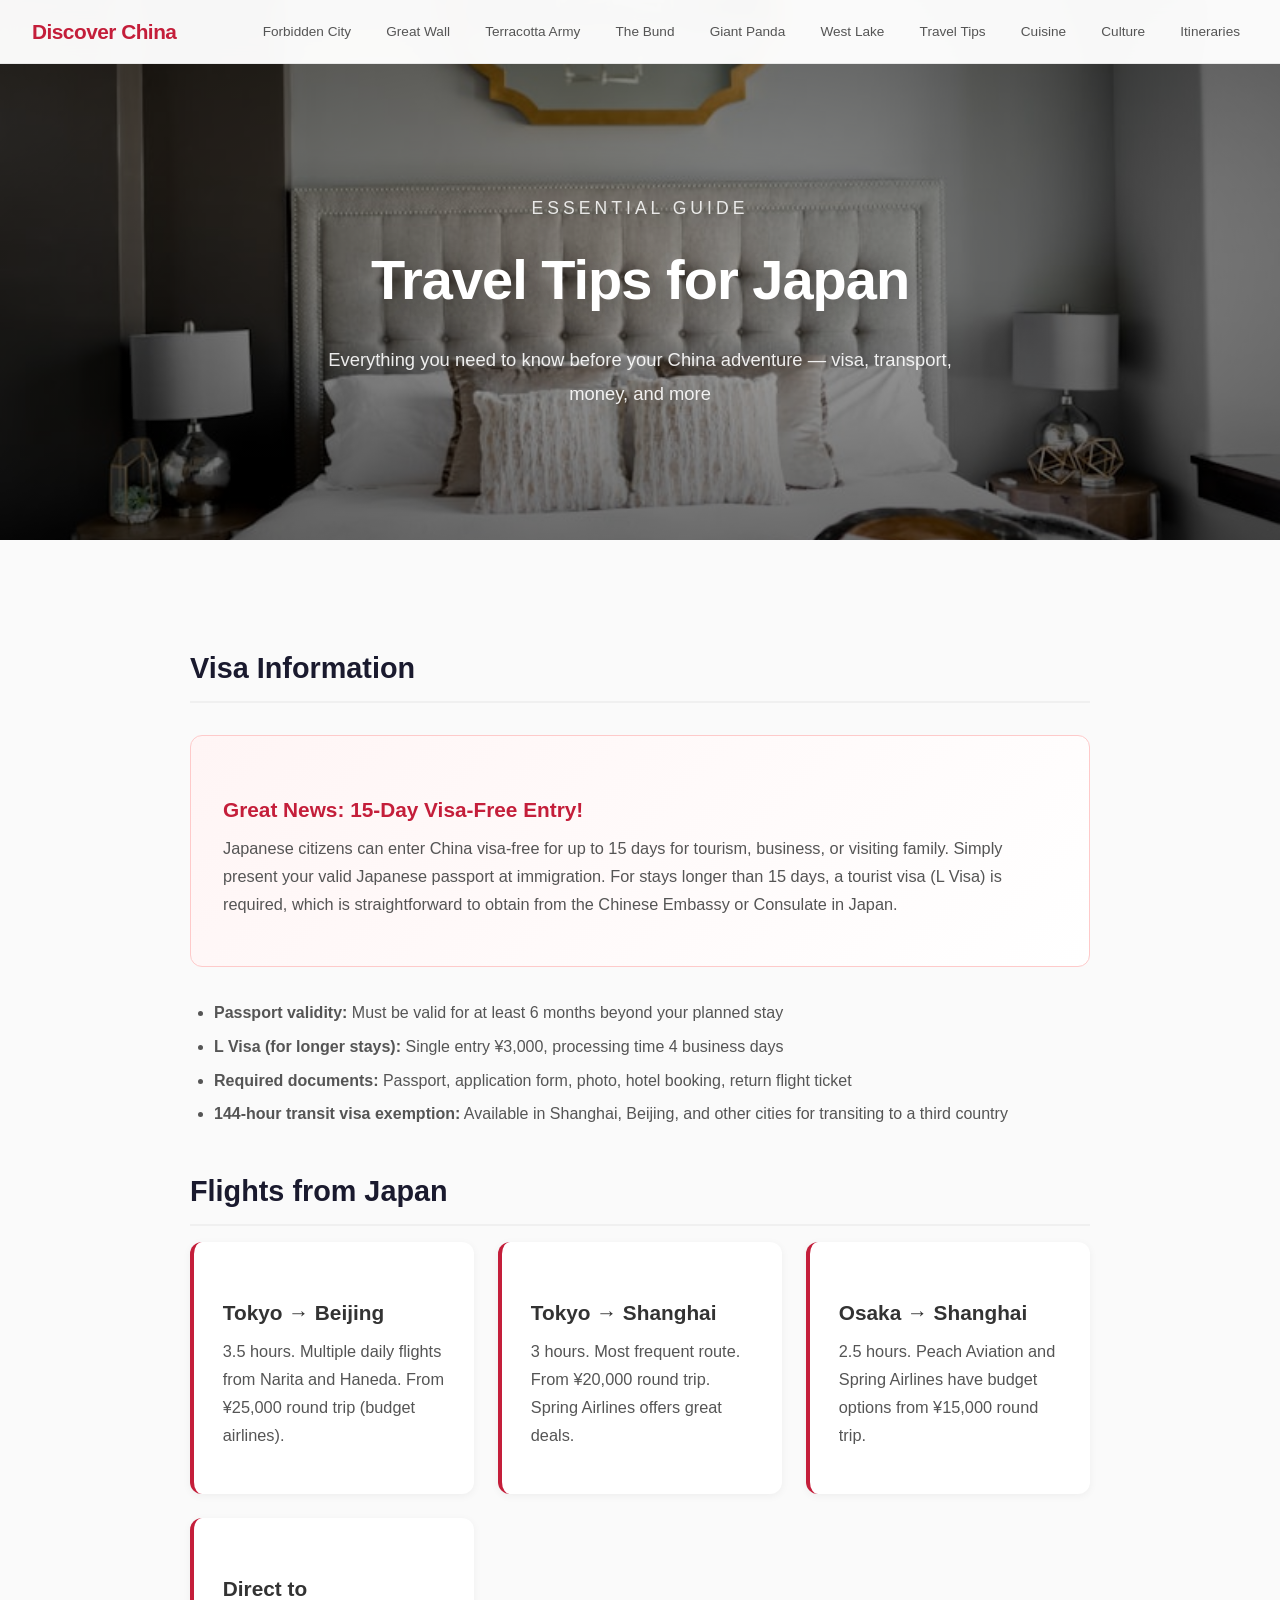
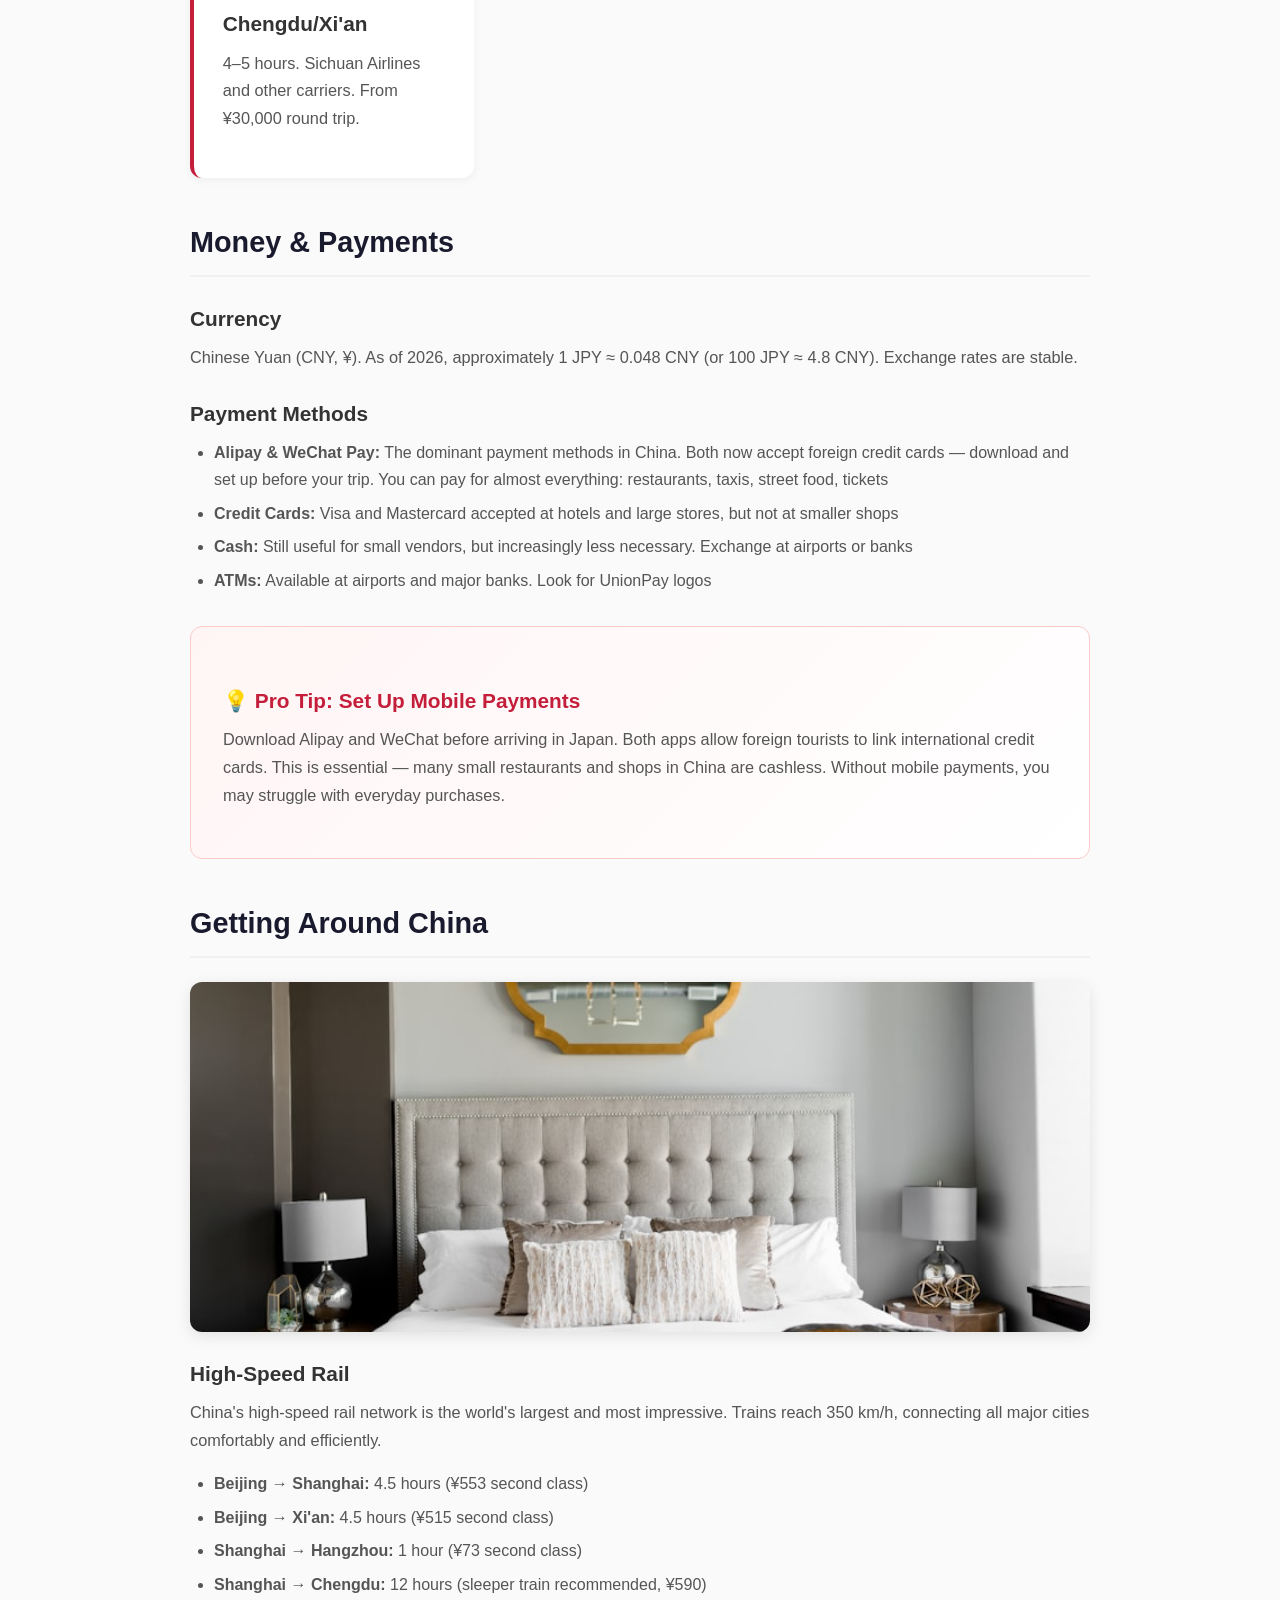
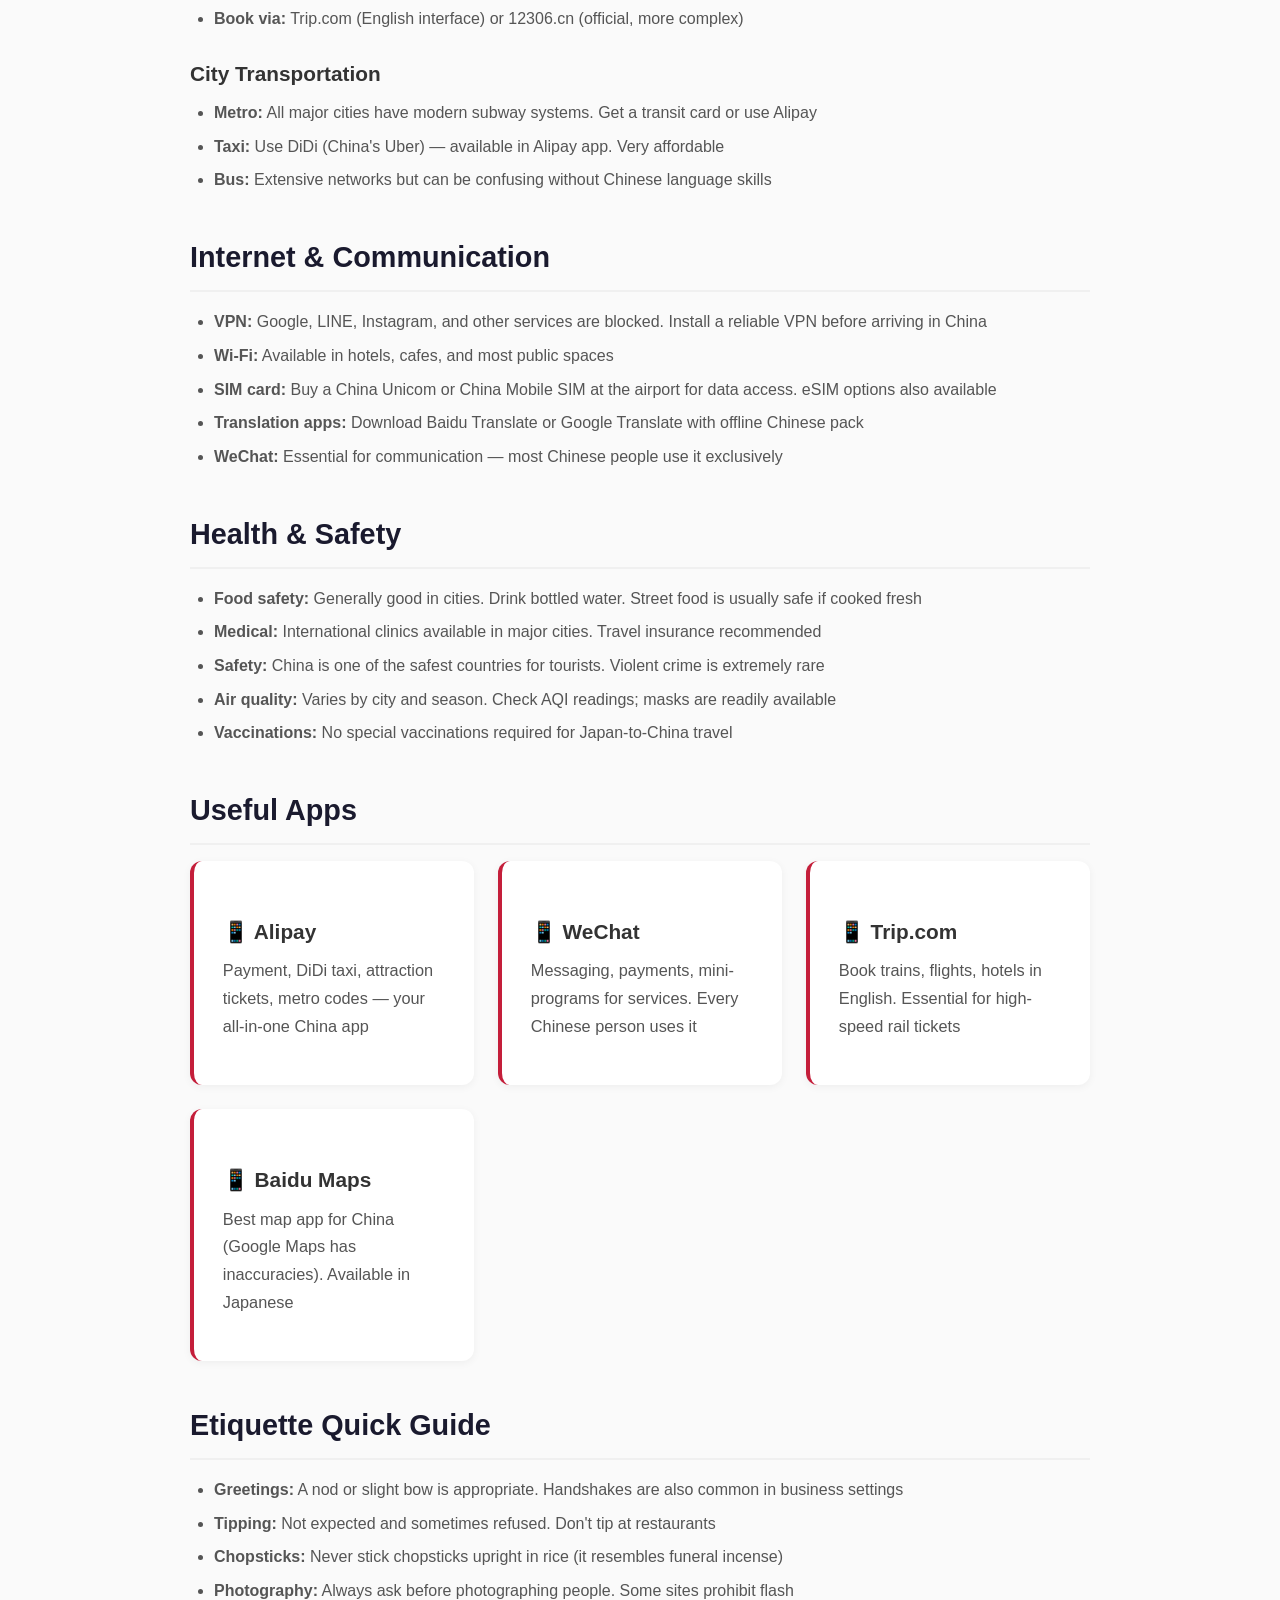
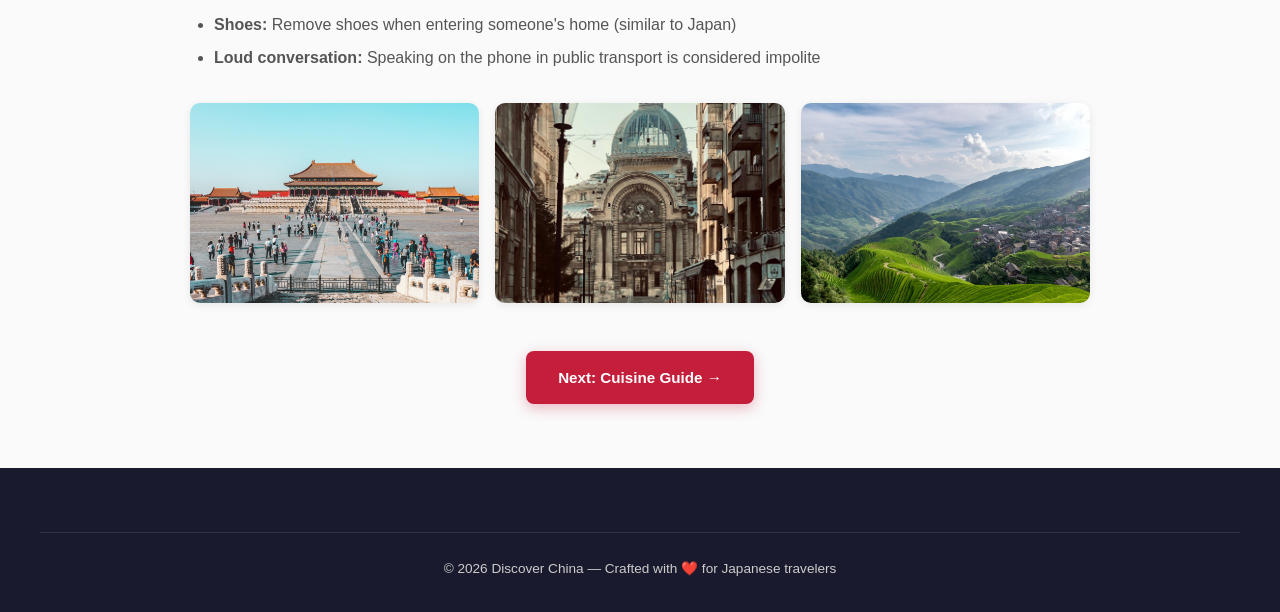
<file: travel-tips.html>
<!DOCTYPE html>
<html lang="en">
<head>
    <meta charset="UTF-8">
    <meta name="viewport" content="width=device-width, initial-scale=1.0">
    <title>Travel Tips — Discover China</title>
    <link rel="stylesheet" href="style.css">
</head>
<body>
    <nav class="navbar">
        <a href="index.html" class="nav-logo">Discover China</a>
        <div class="nav-links">
            <a href="forbidden-city.html">Forbidden City</a>
            <a href="great-wall.html">Great Wall</a>
            <a href="terracotta.html">Terracotta Army</a>
            <a href="the-bund.html">The Bund</a>
            <a href="panda-base.html">Giant Panda</a>
            <a href="west-lake.html">West Lake</a>
            <a href="travel-tips.html">Travel Tips</a>
            <a href="cuisine.html">Cuisine</a>
            <a href="culture.html">Culture</a>
            <a href="itineraries.html">Itineraries</a>
        </div>
        <button class="nav-toggle" onclick="document.querySelector('.nav-links').classList.toggle('show')">☰</button>
    </nav>

    <section class="page-hero" style="background-image: url('images/high-speed-rail.jpg');">
        <div class="hero-overlay"></div>
        <div class="hero-content">
            <p class="hero-subtitle">Essential Guide</p>
            <h1>Travel Tips for Japan</h1>
            <p class="hero-desc">Everything you need to know before your China adventure — visa, transport, money, and more</p>
        </div>
    </section>

    <section class="content-section">
        <div class="container">

            <h2>Visa Information</h2>
            <div class="highlight-box">
                <h3>Great News: 15-Day Visa-Free Entry!</h3>
                <p>Japanese citizens can enter China visa-free for up to 15 days for tourism, business, or visiting family. Simply present your valid Japanese passport at immigration. For stays longer than 15 days, a tourist visa (L Visa) is required, which is straightforward to obtain from the Chinese Embassy or Consulate in Japan.</p>
            </div>
            <ul>
                <li><strong>Passport validity:</strong> Must be valid for at least 6 months beyond your planned stay</li>
                <li><strong>L Visa (for longer stays):</strong> Single entry ¥3,000, processing time 4 business days</li>
                <li><strong>Required documents:</strong> Passport, application form, photo, hotel booking, return flight ticket</li>
                <li><strong>144-hour transit visa exemption:</strong> Available in Shanghai, Beijing, and other cities for transiting to a third country</li>
            </ul>

            <h2>Flights from Japan</h2>
            <div class="info-grid">
                <div class="info-card">
                    <h3>Tokyo → Beijing</h3>
                    <p>3.5 hours. Multiple daily flights from Narita and Haneda. From ¥25,000 round trip (budget airlines).</p>
                </div>
                <div class="info-card">
                    <h3>Tokyo → Shanghai</h3>
                    <p>3 hours. Most frequent route. From ¥20,000 round trip. Spring Airlines offers great deals.</p>
                </div>
                <div class="info-card">
                    <h3>Osaka → Shanghai</h3>
                    <p>2.5 hours. Peach Aviation and Spring Airlines have budget options from ¥15,000 round trip.</p>
                </div>
                <div class="info-card">
                    <h3>Direct to Chengdu/Xi'an</h3>
                    <p>4–5 hours. Sichuan Airlines and other carriers. From ¥30,000 round trip.</p>
                </div>
            </div>

            <h2>Money & Payments</h2>
            <h3>Currency</h3>
            <p>Chinese Yuan (CNY, ¥). As of 2026, approximately 1 JPY ≈ 0.048 CNY (or 100 JPY ≈ 4.8 CNY). Exchange rates are stable.</p>

            <h3>Payment Methods</h3>
            <ul>
                <li><strong>Alipay & WeChat Pay:</strong> The dominant payment methods in China. Both now accept foreign credit cards — download and set up before your trip. You can pay for almost everything: restaurants, taxis, street food, tickets</li>
                <li><strong>Credit Cards:</strong> Visa and Mastercard accepted at hotels and large stores, but not at smaller shops</li>
                <li><strong>Cash:</strong> Still useful for small vendors, but increasingly less necessary. Exchange at airports or banks</li>
                <li><strong>ATMs:</strong> Available at airports and major banks. Look for UnionPay logos</li>
            </ul>

            <div class="highlight-box">
                <h3>💡 Pro Tip: Set Up Mobile Payments</h3>
                <p>Download Alipay and WeChat before arriving in Japan. Both apps allow foreign tourists to link international credit cards. This is essential — many small restaurants and shops in China are cashless. Without mobile payments, you may struggle with everyday purchases.</p>
            </div>

            <h2>Getting Around China</h2>
            <img src="images/high-speed-rail.jpg" alt="China high-speed train" class="content-img" style="max-height: 350px; object-fit: cover;">
            <h3>High-Speed Rail</h3>
            <p>China's high-speed rail network is the world's largest and most impressive. Trains reach 350 km/h, connecting all major cities comfortably and efficiently.</p>
            <ul>
                <li><strong>Beijing → Shanghai:</strong> 4.5 hours (¥553 second class)</li>
                <li><strong>Beijing → Xi'an:</strong> 4.5 hours (¥515 second class)</li>
                <li><strong>Shanghai → Hangzhou:</strong> 1 hour (¥73 second class)</li>
                <li><strong>Shanghai → Chengdu:</strong> 12 hours (sleeper train recommended, ¥590)</li>
                <li><strong>Book via:</strong> Trip.com (English interface) or 12306.cn (official, more complex)</li>
            </ul>

            <h3>City Transportation</h3>
            <ul>
                <li><strong>Metro:</strong> All major cities have modern subway systems. Get a transit card or use Alipay</li>
                <li><strong>Taxi:</strong> Use DiDi (China's Uber) — available in Alipay app. Very affordable</li>
                <li><strong>Bus:</strong> Extensive networks but can be confusing without Chinese language skills</li>
            </ul>

            <h2>Internet & Communication</h2>
            <ul>
                <li><strong>VPN:</strong> Google, LINE, Instagram, and other services are blocked. Install a reliable VPN before arriving in China</li>
                <li><strong>Wi-Fi:</strong> Available in hotels, cafes, and most public spaces</li>
                <li><strong>SIM card:</strong> Buy a China Unicom or China Mobile SIM at the airport for data access. eSIM options also available</li>
                <li><strong>Translation apps:</strong> Download Baidu Translate or Google Translate with offline Chinese pack</li>
                <li><strong>WeChat:</strong> Essential for communication — most Chinese people use it exclusively</li>
            </ul>

            <h2>Health & Safety</h2>
            <ul>
                <li><strong>Food safety:</strong> Generally good in cities. Drink bottled water. Street food is usually safe if cooked fresh</li>
                <li><strong>Medical:</strong> International clinics available in major cities. Travel insurance recommended</li>
                <li><strong>Safety:</strong> China is one of the safest countries for tourists. Violent crime is extremely rare</li>
                <li><strong>Air quality:</strong> Varies by city and season. Check AQI readings; masks are readily available</li>
                <li><strong>Vaccinations:</strong> No special vaccinations required for Japan-to-China travel</li>
            </ul>

            <h2>Useful Apps</h2>
            <div class="info-grid">
                <div class="info-card">
                    <h3>📱 Alipay</h3>
                    <p>Payment, DiDi taxi, attraction tickets, metro codes — your all-in-one China app</p>
                </div>
                <div class="info-card">
                    <h3>📱 WeChat</h3>
                    <p>Messaging, payments, mini-programs for services. Every Chinese person uses it</p>
                </div>
                <div class="info-card">
                    <h3>📱 Trip.com</h3>
                    <p>Book trains, flights, hotels in English. Essential for high-speed rail tickets</p>
                </div>
                <div class="info-card">
                    <h3>📱 Baidu Maps</h3>
                    <p>Best map app for China (Google Maps has inaccuracies). Available in Japanese</p>
                </div>
            </div>

            <h2>Etiquette Quick Guide</h2>
            <ul>
                <li><strong>Greetings:</strong> A nod or slight bow is appropriate. Handshakes are also common in business settings</li>
                <li><strong>Tipping:</strong> Not expected and sometimes refused. Don't tip at restaurants</li>
                <li><strong>Chopsticks:</strong> Never stick chopsticks upright in rice (it resembles funeral incense)</li>
                <li><strong>Photography:</strong> Always ask before photographing people. Some sites prohibit flash</li>
                <li><strong>Shoes:</strong> Remove shoes when entering someone's home (similar to Japan)</li>
                <li><strong>Loud conversation:</strong> Speaking on the phone in public transport is considered impolite</li>
            </ul>

            <div class="content-img-row">
                <img src="images/china-hero.jpg" alt="Traveling in China">
                <img src="images/forbidden-city.jpg" alt="Beijing destination">
                <img src="images/the-bund.jpg" alt="Shanghai destination">
            </div>

            <div style="text-align: center; margin-top: 3rem;">
                <a href="cuisine.html" class="btn btn-primary">Next: Cuisine Guide →</a>
            </div>
        </div>
    </section>

    <footer class="footer">
        <div class="container">
            <div class="footer-bottom">
                <p>&copy; 2026 Discover China — Crafted with ❤️ for Japanese travelers</p>
            </div>
        </div>
    </footer>
</body>
</html>
</file>
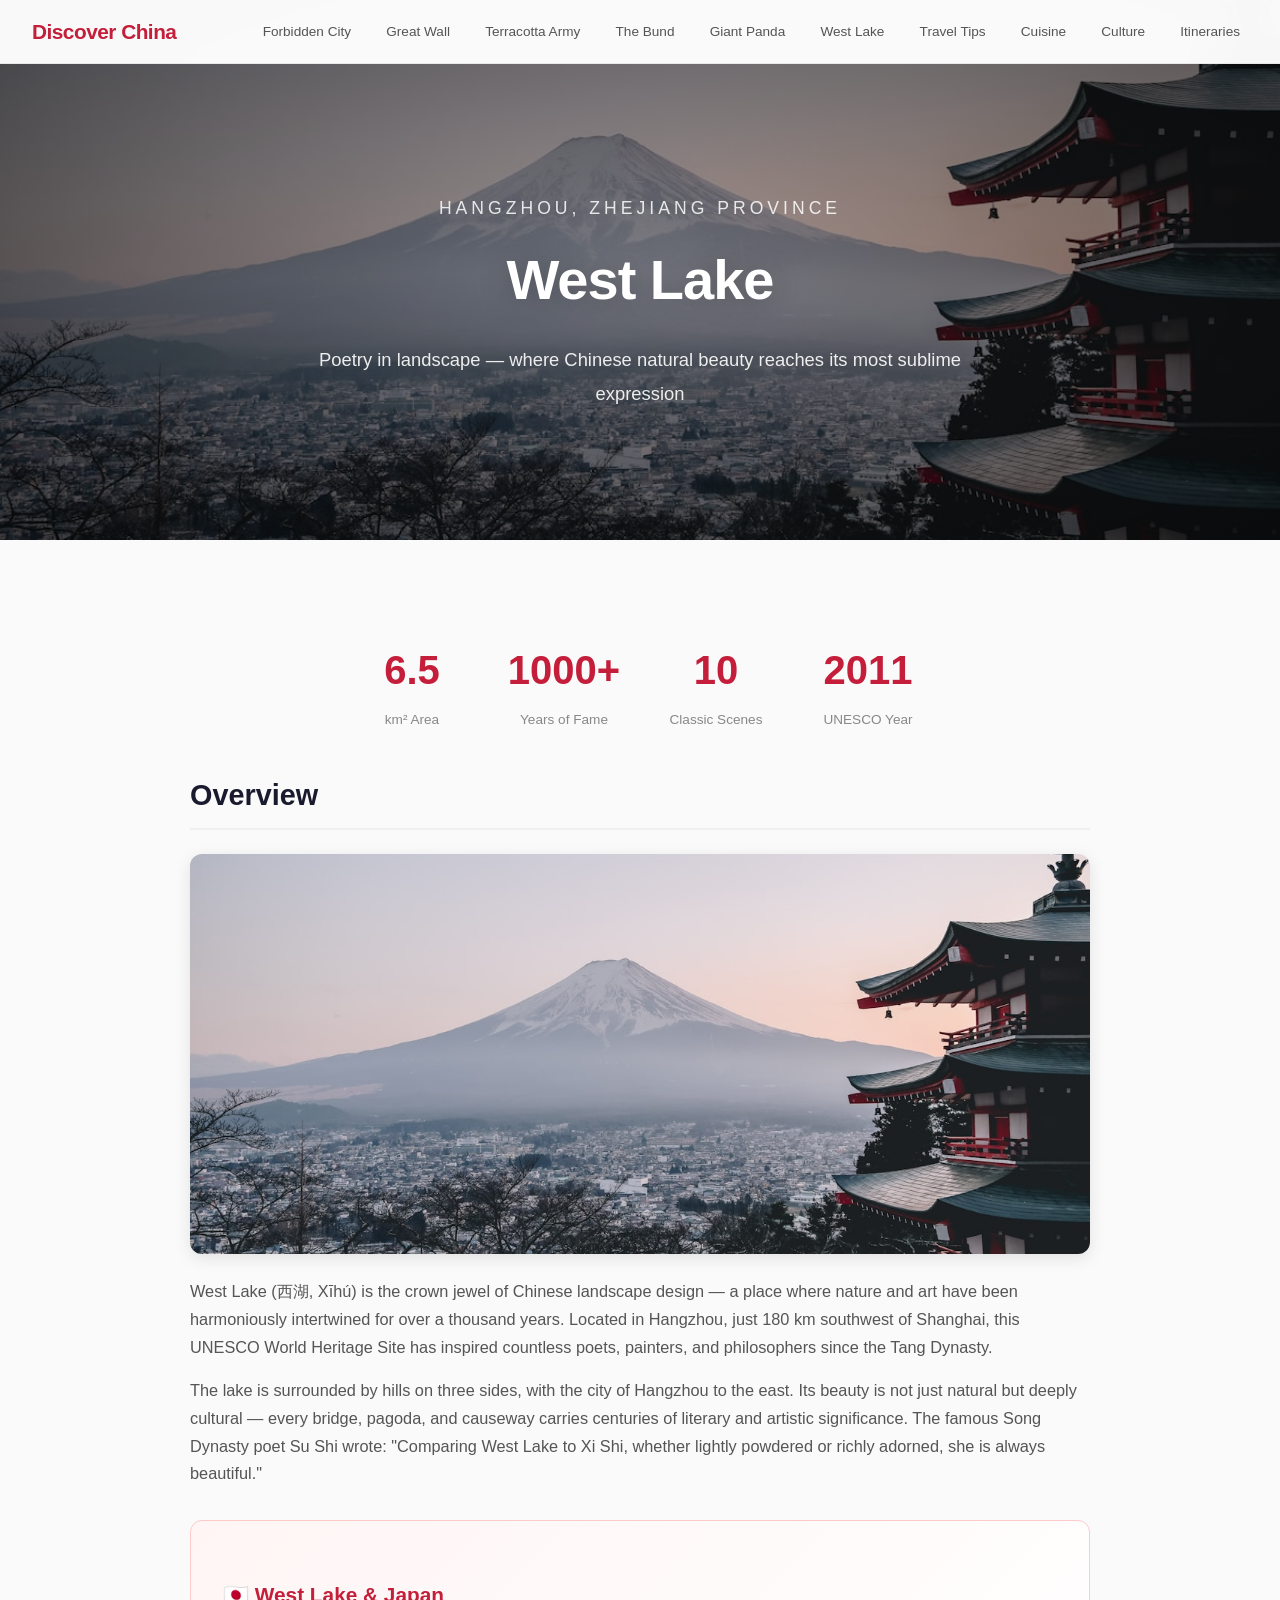
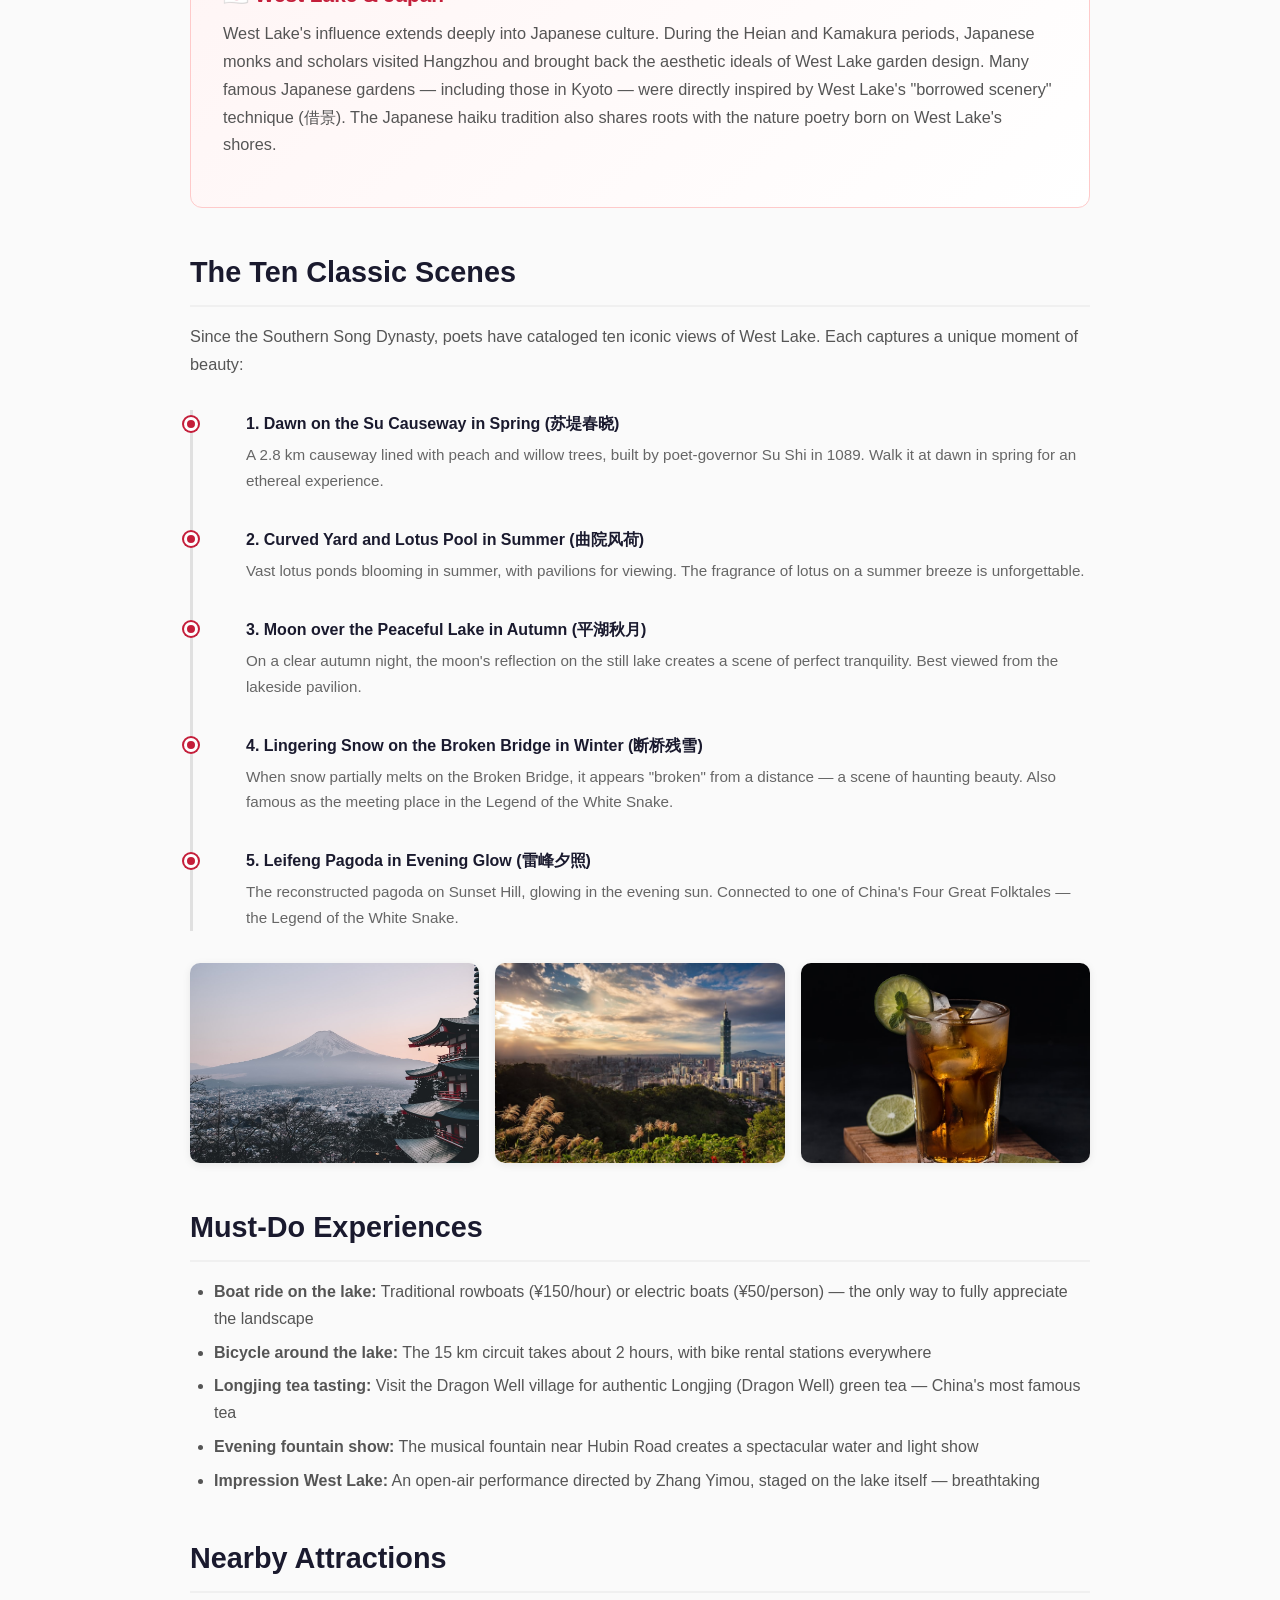
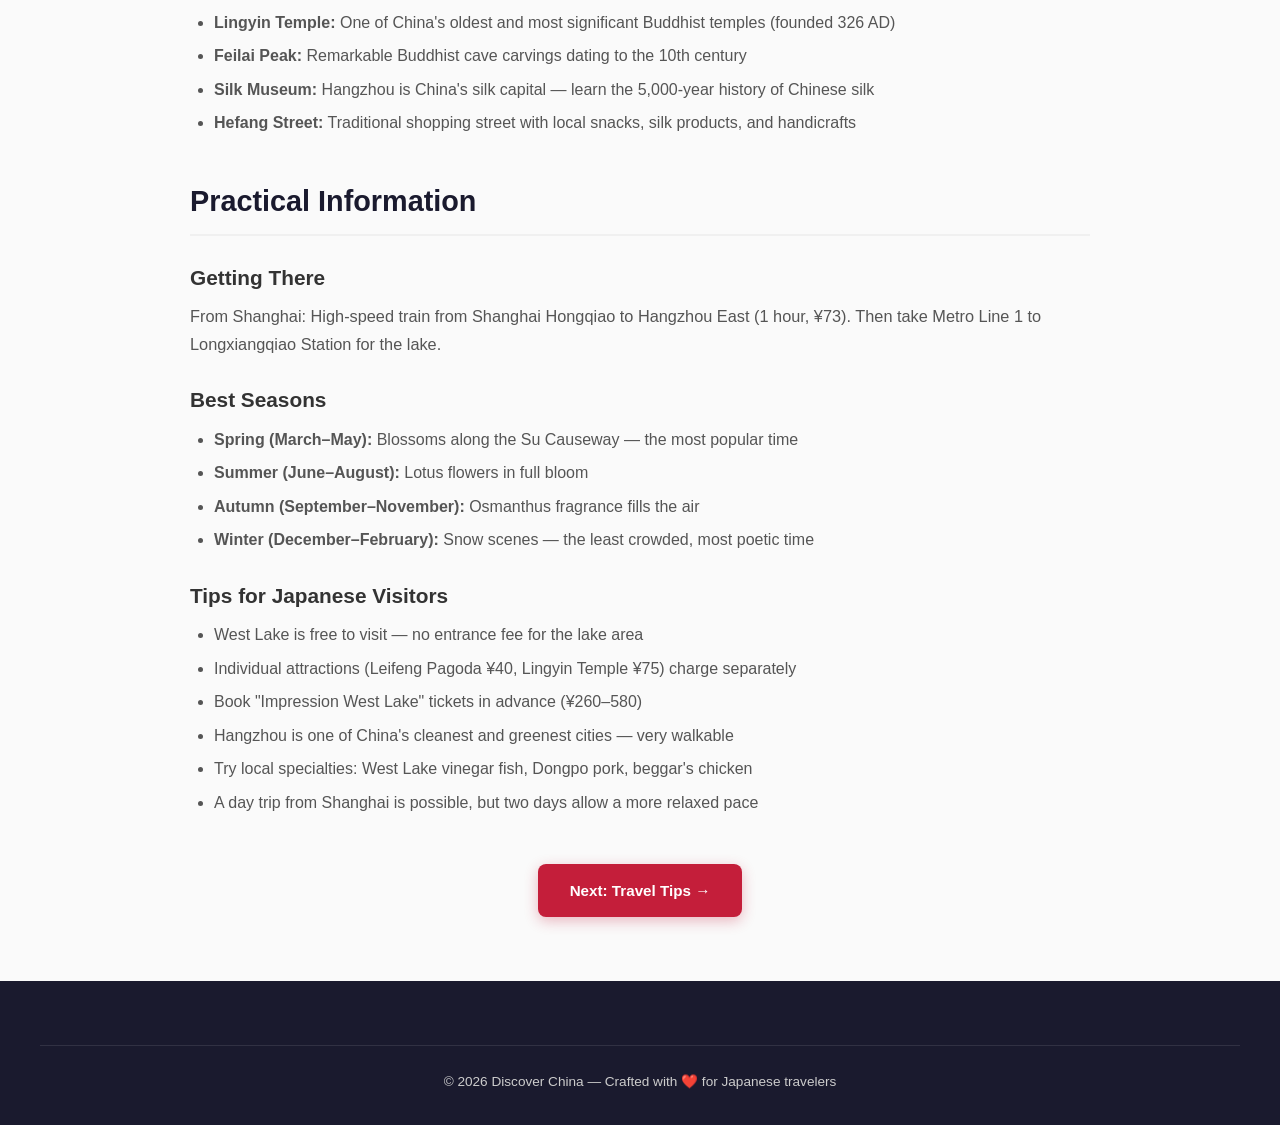
<file: west-lake.html>
<!DOCTYPE html>
<html lang="en">
<head>
    <meta charset="UTF-8">
    <meta name="viewport" content="width=device-width, initial-scale=1.0">
    <title>West Lake — Discover China</title>
    <link rel="stylesheet" href="style.css">
</head>
<body>
    <nav class="navbar">
        <a href="index.html" class="nav-logo">Discover China</a>
        <div class="nav-links">
            <a href="forbidden-city.html">Forbidden City</a>
            <a href="great-wall.html">Great Wall</a>
            <a href="terracotta.html">Terracotta Army</a>
            <a href="the-bund.html">The Bund</a>
            <a href="panda-base.html">Giant Panda</a>
            <a href="west-lake.html">West Lake</a>
            <a href="travel-tips.html">Travel Tips</a>
            <a href="cuisine.html">Cuisine</a>
            <a href="culture.html">Culture</a>
            <a href="itineraries.html">Itineraries</a>
        </div>
        <button class="nav-toggle" onclick="document.querySelector('.nav-links').classList.toggle('show')">☰</button>
    </nav>

    <section class="page-hero" style="background-image: url('images/west-lake.jpg');">
        <div class="hero-overlay"></div>
        <div class="hero-content">
            <p class="hero-subtitle">Hangzhou, Zhejiang Province</p>
            <h1>West Lake</h1>
            <p class="hero-desc">Poetry in landscape — where Chinese natural beauty reaches its most sublime expression</p>
        </div>
    </section>

    <section class="content-section">
        <div class="container">
            <div class="stats-row">
                <div class="stat-item"><div class="stat-number">6.5</div><div class="stat-label">km² Area</div></div>
                <div class="stat-item"><div class="stat-number">1000+</div><div class="stat-label">Years of Fame</div></div>
                <div class="stat-item"><div class="stat-number">10</div><div class="stat-label">Classic Scenes</div></div>
                <div class="stat-item"><div class="stat-number">2011</div><div class="stat-label">UNESCO Year</div></div>
            </div>

            <h2>Overview</h2>
            <img src="images/west-lake.jpg" alt="West Lake with pagoda and willow trees" class="content-img" style="max-height: 400px; object-fit: cover;">
            <p>West Lake (西湖, Xīhú) is the crown jewel of Chinese landscape design — a place where nature and art have been harmoniously intertwined for over a thousand years. Located in Hangzhou, just 180 km southwest of Shanghai, this UNESCO World Heritage Site has inspired countless poets, painters, and philosophers since the Tang Dynasty.</p>
            <p>The lake is surrounded by hills on three sides, with the city of Hangzhou to the east. Its beauty is not just natural but deeply cultural — every bridge, pagoda, and causeway carries centuries of literary and artistic significance. The famous Song Dynasty poet Su Shi wrote: "Comparing West Lake to Xi Shi, whether lightly powdered or richly adorned, she is always beautiful."</p>

            <div class="highlight-box">
                <h3>🇯🇵 West Lake & Japan</h3>
                <p>West Lake's influence extends deeply into Japanese culture. During the Heian and Kamakura periods, Japanese monks and scholars visited Hangzhou and brought back the aesthetic ideals of West Lake garden design. Many famous Japanese gardens — including those in Kyoto — were directly inspired by West Lake's "borrowed scenery" technique (借景). The Japanese haiku tradition also shares roots with the nature poetry born on West Lake's shores.</p>
            </div>

            <h2>The Ten Classic Scenes</h2>
            <p>Since the Southern Song Dynasty, poets have cataloged ten iconic views of West Lake. Each captures a unique moment of beauty:</p>

            <div class="timeline">
                <div class="timeline-item">
                    <h4>1. Dawn on the Su Causeway in Spring (苏堤春晓)</h4>
                    <p>A 2.8 km causeway lined with peach and willow trees, built by poet-governor Su Shi in 1089. Walk it at dawn in spring for an ethereal experience.</p>
                </div>
                <div class="timeline-item">
                    <h4>2. Curved Yard and Lotus Pool in Summer (曲院风荷)</h4>
                    <p>Vast lotus ponds blooming in summer, with pavilions for viewing. The fragrance of lotus on a summer breeze is unforgettable.</p>
                </div>
                <div class="timeline-item">
                    <h4>3. Moon over the Peaceful Lake in Autumn (平湖秋月)</h4>
                    <p>On a clear autumn night, the moon's reflection on the still lake creates a scene of perfect tranquility. Best viewed from the lakeside pavilion.</p>
                </div>
                <div class="timeline-item">
                    <h4>4. Lingering Snow on the Broken Bridge in Winter (断桥残雪)</h4>
                    <p>When snow partially melts on the Broken Bridge, it appears "broken" from a distance — a scene of haunting beauty. Also famous as the meeting place in the Legend of the White Snake.</p>
                </div>
                <div class="timeline-item">
                    <h4>5. Leifeng Pagoda in Evening Glow (雷峰夕照)</h4>
                    <p>The reconstructed pagoda on Sunset Hill, glowing in the evening sun. Connected to one of China's Four Great Folktales — the Legend of the White Snake.</p>
                </div>
            </div>

            <div class="content-img-row">
                <img src="images/west-lake.jpg" alt="West Lake scenic view">
                <img src="images/chinese-garden.jpg" alt="Chinese garden pavilion">
                <img src="images/tea-ceremony.jpg" alt="Longjing tea tasting">
            </div>

            <h2>Must-Do Experiences</h2>
            <ul>
                <li><strong>Boat ride on the lake:</strong> Traditional rowboats (¥150/hour) or electric boats (¥50/person) — the only way to fully appreciate the landscape</li>
                <li><strong>Bicycle around the lake:</strong> The 15 km circuit takes about 2 hours, with bike rental stations everywhere</li>
                <li><strong>Longjing tea tasting:</strong> Visit the Dragon Well village for authentic Longjing (Dragon Well) green tea — China's most famous tea</li>
                <li><strong>Evening fountain show:</strong> The musical fountain near Hubin Road creates a spectacular water and light show</li>
                <li><strong>Impression West Lake:</strong> An open-air performance directed by Zhang Yimou, staged on the lake itself — breathtaking</li>
            </ul>

            <h2>Nearby Attractions</h2>
            <ul>
                <li><strong>Lingyin Temple:</strong> One of China's oldest and most significant Buddhist temples (founded 326 AD)</li>
                <li><strong>Feilai Peak:</strong> Remarkable Buddhist cave carvings dating to the 10th century</li>
                <li><strong>Silk Museum:</strong> Hangzhou is China's silk capital — learn the 5,000-year history of Chinese silk</li>
                <li><strong>Hefang Street:</strong> Traditional shopping street with local snacks, silk products, and handicrafts</li>
            </ul>

            <h2>Practical Information</h2>
            <h3>Getting There</h3>
            <p>From Shanghai: High-speed train from Shanghai Hongqiao to Hangzhou East (1 hour, ¥73). Then take Metro Line 1 to Longxiangqiao Station for the lake.</p>

            <h3>Best Seasons</h3>
            <ul>
                <li><strong>Spring (March–May):</strong> Blossoms along the Su Causeway — the most popular time</li>
                <li><strong>Summer (June–August):</strong> Lotus flowers in full bloom</li>
                <li><strong>Autumn (September–November):</strong> Osmanthus fragrance fills the air</li>
                <li><strong>Winter (December–February):</strong> Snow scenes — the least crowded, most poetic time</li>
            </ul>

            <h3>Tips for Japanese Visitors</h3>
            <ul>
                <li>West Lake is free to visit — no entrance fee for the lake area</li>
                <li>Individual attractions (Leifeng Pagoda ¥40, Lingyin Temple ¥75) charge separately</li>
                <li>Book "Impression West Lake" tickets in advance (¥260–580)</li>
                <li>Hangzhou is one of China's cleanest and greenest cities — very walkable</li>
                <li>Try local specialties: West Lake vinegar fish, Dongpo pork, beggar's chicken</li>
                <li>A day trip from Shanghai is possible, but two days allow a more relaxed pace</li>
            </ul>

            <div style="text-align: center; margin-top: 3rem;">
                <a href="travel-tips.html" class="btn btn-primary">Next: Travel Tips →</a>
            </div>
        </div>
    </section>

    <footer class="footer">
        <div class="container">
            <div class="footer-bottom">
                <p>&copy; 2026 Discover China — Crafted with ❤️ for Japanese travelers</p>
            </div>
        </div>
    </footer>
</body>
</html>
</file>
<file: style.css>
/* ===== Reset & Base ===== */
*, *::before, *::after { box-sizing: border-box; margin: 0; padding: 0; }
html { scroll-behavior: smooth; font-size: 16px; }
body {
    font-family: 'Segoe UI', 'Helvetica Neue', Arial, sans-serif;
    color: #2c2c2c;
    background: #fafafa;
    line-height: 1.7;
    -webkit-font-smoothing: antialiased;
}
a { text-decoration: none; color: inherit; }
img { max-width: 100%; display: block; }

/* ===== Navbar ===== */
.navbar {
    position: fixed; top: 0; left: 0; right: 0; z-index: 1000;
    background: rgba(255,255,255,0.97);
    backdrop-filter: blur(10px);
    border-bottom: 1px solid #e8e8e8;
    display: flex; align-items: center; justify-content: space-between;
    padding: 0 2rem; height: 64px;
}
.nav-logo {
    font-size: 1.3rem; font-weight: 700; color: #c41e3a;
    letter-spacing: -0.5px;
}
.nav-links { display: flex; gap: 1.2rem; }
.nav-links a {
    font-size: 0.85rem; color: #555; font-weight: 500;
    padding: 0.3rem 0.5rem; border-radius: 4px;
    transition: all 0.2s;
}
.nav-links a:hover { color: #c41e3a; background: #fff0f0; }
.nav-toggle {
    display: none; background: none; border: none;
    font-size: 1.5rem; cursor: pointer; color: #333;
}
@media (max-width: 900px) {
    .nav-links {
        display: none; flex-direction: column;
        position: absolute; top: 64px; left: 0; right: 0;
        background: #fff; padding: 1rem 2rem;
        border-bottom: 1px solid #e8e8e8;
        box-shadow: 0 4px 12px rgba(0,0,0,0.08);
    }
    .nav-links.show { display: flex; }
    .nav-toggle { display: block; }
}

/* ===== Hero ===== */
.hero {
    position: relative; min-height: 100vh;
    display: flex; align-items: center; justify-content: center;
    text-align: center; color: #fff; overflow: hidden;
    background-size: cover; background-position: center;
}
.hero-overlay {
    position: absolute; inset: 0;
    background: radial-gradient(ellipse at center, rgba(0,0,0,0.3) 0%, rgba(0,0,0,0.65) 100%);
}
.hero-content { position: relative; z-index: 2; max-width: 800px; padding: 2rem; }
.hero-subtitle {
    font-size: 1.1rem; text-transform: uppercase; letter-spacing: 4px;
    opacity: 0.85; margin-bottom: 1rem;
}
.hero h1 {
    font-size: 4.5rem; font-weight: 800; letter-spacing: -2px;
    line-height: 1.1; margin-bottom: 1.5rem;
    text-shadow: 0 2px 40px rgba(196,30,58,0.3);
}
.hero-desc {
    font-size: 1.2rem; opacity: 0.9; max-width: 600px;
    margin: 0 auto 2.5rem; line-height: 1.8;
}
.hero-decoration { position: absolute; inset: 0; z-index: 1; pointer-events: none; }
.lantern { position: absolute; font-size: 3rem; opacity: 0.3; animation: sway 4s ease-in-out infinite; }
.lantern-left { top: 15%; left: 8%; }
.lantern-right { top: 20%; right: 8%; animation-delay: 2s; }
@keyframes sway { 0%,100% { transform: rotate(-5deg); } 50% { transform: rotate(5deg); } }

/* ===== Page Hero (sub-pages) ===== */
.page-hero {
    position: relative; min-height: 60vh;
    display: flex; align-items: center; justify-content: center;
    text-align: center; color: #fff; padding-top: 64px;
    background-size: cover; background-position: center;
}
.page-hero h1 {
    font-size: 3.5rem; font-weight: 800; letter-spacing: -1px;
    text-shadow: 0 2px 30px rgba(0,0,0,0.3);
}
.page-hero .hero-subtitle { margin-bottom: 0.5rem; }
.page-hero .hero-desc { font-size: 1.15rem; max-width: 650px; margin: 1rem auto 0; opacity: 0.9; }

/* ===== Sections ===== */
.section { padding: 5rem 2rem; }
.section-alt { background: #f0f0f0; }
.container { max-width: 1200px; margin: 0 auto; }
.section-title {
    text-align: center; font-size: 2.2rem; font-weight: 700;
    margin-bottom: 0.5rem; color: #1a1a2e;
}
.section-subtitle {
    text-align: center; font-size: 1.05rem; color: #777;
    margin-bottom: 3rem;
}

/* ===== Cards ===== */
.card-grid {
    display: grid; grid-template-columns: repeat(auto-fill, minmax(340px, 1fr));
    gap: 2rem;
}
.card {
    background: #fff; border-radius: 16px; overflow: hidden;
    box-shadow: 0 2px 12px rgba(0,0,0,0.06);
    transition: transform 0.3s, box-shadow 0.3s;
}
.card:hover { transform: translateY(-6px); box-shadow: 0 12px 36px rgba(0,0,0,0.12); }
.card-img {
    height: 200px; display: flex; align-items: center; justify-content: center;
    position: relative; background-size: cover; background-position: center;
}
.card-img .card-icon { position: relative; z-index: 2; }
.card-img::after {
    content: ''; position: absolute; inset: 0;
    background: linear-gradient(to bottom, rgba(0,0,0,0.1), rgba(0,0,0,0.3));
}
.card-icon { font-size: 4rem; }
.card-body { padding: 1.5rem; }
.card-body h3 { font-size: 1.3rem; margin-bottom: 0.5rem; color: #1a1a2e; }
.card-body p { color: #666; font-size: 0.95rem; margin-bottom: 0.8rem; }
.card-tag {
    display: inline-block; padding: 0.25rem 0.75rem;
    background: #fff0f0; color: #c41e3a; border-radius: 20px;
    font-size: 0.8rem; font-weight: 500;
}

/* ===== Feature Grid ===== */
.feature-grid {
    display: grid; grid-template-columns: repeat(auto-fill, minmax(260px, 1fr));
    gap: 2rem;
}
.feature-item { text-align: center; padding: 2rem; }
.feature-icon { font-size: 3rem; margin-bottom: 1rem; }
.feature-item h3 { margin-bottom: 0.5rem; color: #1a1a2e; }
.feature-item p { color: #666; font-size: 0.95rem; }

/* ===== Info Grid ===== */
.info-grid {
    display: grid; grid-template-columns: repeat(auto-fill, minmax(260px, 1fr));
    gap: 1.5rem;
}
.info-card {
    background: #fff; padding: 1.8rem; border-radius: 12px;
    border-left: 4px solid #c41e3a;
    box-shadow: 0 2px 8px rgba(0,0,0,0.05);
}
.info-card h3 { margin-bottom: 0.5rem; color: #1a1a2e; font-size: 1.1rem; }
.info-card p { color: #666; font-size: 0.92rem; }

/* ===== Content Page ===== */
.content-section { padding: 4rem 2rem; }
.content-section .container { max-width: 900px; }
.content-section h2 {
    font-size: 1.8rem; color: #1a1a2e; margin: 2.5rem 0 1rem;
    padding-bottom: 0.5rem; border-bottom: 2px solid #f0f0f0;
}
.content-section h3 { font-size: 1.3rem; color: #333; margin: 1.5rem 0 0.5rem; }
.content-section p { color: #555; margin-bottom: 1rem; font-size: 1.02rem; }
.content-section ul { margin: 0.5rem 0 1.5rem 1.5rem; color: #555; }
.content-section li { margin-bottom: 0.4rem; }

/* ===== Highlight Box ===== */
.highlight-box {
    background: linear-gradient(135deg, #fff5f5, #fff);
    border: 1px solid #fecaca; border-radius: 12px;
    padding: 2rem; margin: 2rem 0;
}
.highlight-box h3 { color: #c41e3a; margin-bottom: 0.5rem; }

/* ===== Stats Row ===== */
.stats-row {
    display: flex; flex-wrap: wrap; gap: 2rem;
    justify-content: center; margin: 2rem 0;
}
.stat-item { text-align: center; min-width: 120px; }
.stat-number { font-size: 2.5rem; font-weight: 800; color: #c41e3a; }
.stat-label { font-size: 0.85rem; color: #888; margin-top: 0.25rem; }

/* ===== Timeline ===== */
.timeline { position: relative; padding-left: 2rem; margin: 2rem 0; }
.timeline::before {
    content: ''; position: absolute; left: 0; top: 0; bottom: 0;
    width: 3px; background: #e0e0e0;
}
.timeline-item { position: relative; margin-bottom: 2rem; padding-left: 1.5rem; }
.timeline-item::before {
    content: ''; position: absolute; left: -2.35rem; top: 0.4rem;
    width: 14px; height: 14px; border-radius: 50%;
    background: #c41e3a; border: 3px solid #fff;
    box-shadow: 0 0 0 2px #c41e3a;
}
.timeline-item h4 { color: #1a1a2e; margin-bottom: 0.3rem; }
.timeline-item p { color: #666; font-size: 0.95rem; }

/* ===== Cuisine Cards ===== */
.cuisine-grid {
    display: grid; grid-template-columns: repeat(auto-fill, minmax(300px, 1fr));
    gap: 1.5rem; margin: 2rem 0;
}
.cuisine-card {
    background: #fff; border-radius: 12px; padding: 1.8rem;
    box-shadow: 0 2px 8px rgba(0,0,0,0.06);
    border-top: 4px solid #c41e3a;
}
.cuisine-card .emoji { font-size: 2.5rem; margin-bottom: 0.5rem; }
.cuisine-card h3 { margin-bottom: 0.3rem; color: #1a1a2e; }
.cuisine-card .region { color: #c41e3a; font-size: 0.85rem; font-weight: 500; margin-bottom: 0.5rem; }
.cuisine-card p { color: #666; font-size: 0.92rem; }

/* ===== Itinerary Card ===== */
.itin-card {
    background: #fff; border-radius: 16px; padding: 2.5rem;
    margin-bottom: 2rem; box-shadow: 0 2px 12px rgba(0,0,0,0.06);
    border-left: 5px solid #c41e3a;
}
.itin-card h3 { color: #1a1a2e; font-size: 1.4rem; margin-bottom: 0.3rem; }
.itin-card .itin-duration { color: #c41e3a; font-weight: 600; margin-bottom: 1rem; }
.itin-day { margin-bottom: 1rem; }
.itin-day h4 { color: #333; margin-bottom: 0.3rem; }
.itin-day p { color: #666; font-size: 0.95rem; }

/* ===== CTA Section ===== */
.cta-section {
    background: linear-gradient(135deg, #1a1a2e, #0f3460);
    color: #fff; text-align: center;
}
.cta-section h2 { margin-bottom: 0.5rem; }
.cta-section p { opacity: 0.85; margin-bottom: 2rem; }
.cta-buttons { display: flex; gap: 1rem; justify-content: center; flex-wrap: wrap; }

/* ===== Buttons ===== */
.btn {
    display: inline-block; padding: 0.85rem 2rem;
    border-radius: 8px; font-weight: 600; font-size: 0.95rem;
    transition: all 0.2s; cursor: pointer;
}
.btn-primary {
    background: #c41e3a; color: #fff;
    box-shadow: 0 4px 14px rgba(196,30,58,0.3);
}
.btn-primary:hover { background: #a01830; transform: translateY(-1px); }
.btn-secondary {
    background: transparent; color: #fff;
    border: 2px solid rgba(255,255,255,0.5);
}
.btn-secondary:hover { border-color: #fff; background: rgba(255,255,255,0.1); }

/* ===== Footer ===== */
.footer {
    background: #1a1a2e; color: #ccc; padding: 4rem 2rem 2rem;
}
.footer-grid {
    display: grid; grid-template-columns: repeat(auto-fit, minmax(200px, 1fr));
    gap: 2rem; margin-bottom: 3rem;
}
.footer-col h4 { color: #fff; margin-bottom: 1rem; font-size: 1rem; }
.footer-col p { font-size: 0.9rem; line-height: 1.7; }
.footer-col a {
    display: block; color: #aaa; font-size: 0.9rem;
    padding: 0.25rem 0; transition: color 0.2s;
}
.footer-col a:hover { color: #c41e3a; }
.footer-bottom {
    border-top: 1px solid rgba(255,255,255,0.1);
    padding-top: 1.5rem; text-align: center; font-size: 0.85rem;
}

/* ===== Responsive ===== */
@media (max-width: 600px) {
    .hero h1 { font-size: 2.8rem; }
    .page-hero h1 { font-size: 2.2rem; }
    .section { padding: 3rem 1.2rem; }
    .card-grid { grid-template-columns: 1fr; }
    .stats-row { gap: 1rem; }
}

/* ===== Content Images ===== */
.content-img {
    width: 100%; border-radius: 12px; margin: 1.5rem 0;
    box-shadow: 0 4px 16px rgba(0,0,0,0.1); object-fit: cover;
}
.content-img-row {
    display: grid; grid-template-columns: repeat(auto-fill, minmax(280px, 1fr));
    gap: 1rem; margin: 2rem 0;
}
.content-img-row img {
    width: 100%; height: 200px; border-radius: 10px;
    object-fit: cover; box-shadow: 0 2px 8px rgba(0,0,0,0.08);
    transition: transform 0.3s;
}
.content-img-row img:hover { transform: scale(1.03); }
.img-caption {
    text-align: center; color: #999; font-size: 0.85rem;
    margin-top: -0.5rem; margin-bottom: 1.5rem; font-style: italic;
}
.hero-bg {
    position: absolute; inset: 0; z-index: 0;
    background-size: cover; background-position: center;
}
.highlight-img {
    float: right; width: 280px; margin: 0 0 1rem 1.5rem;
    border-radius: 10px; box-shadow: 0 2px 12px rgba(0,0,0,0.1);
}
@media (max-width: 600px) {
    .highlight-img { float: none; width: 100%; margin: 1rem 0; }
}
</file>
